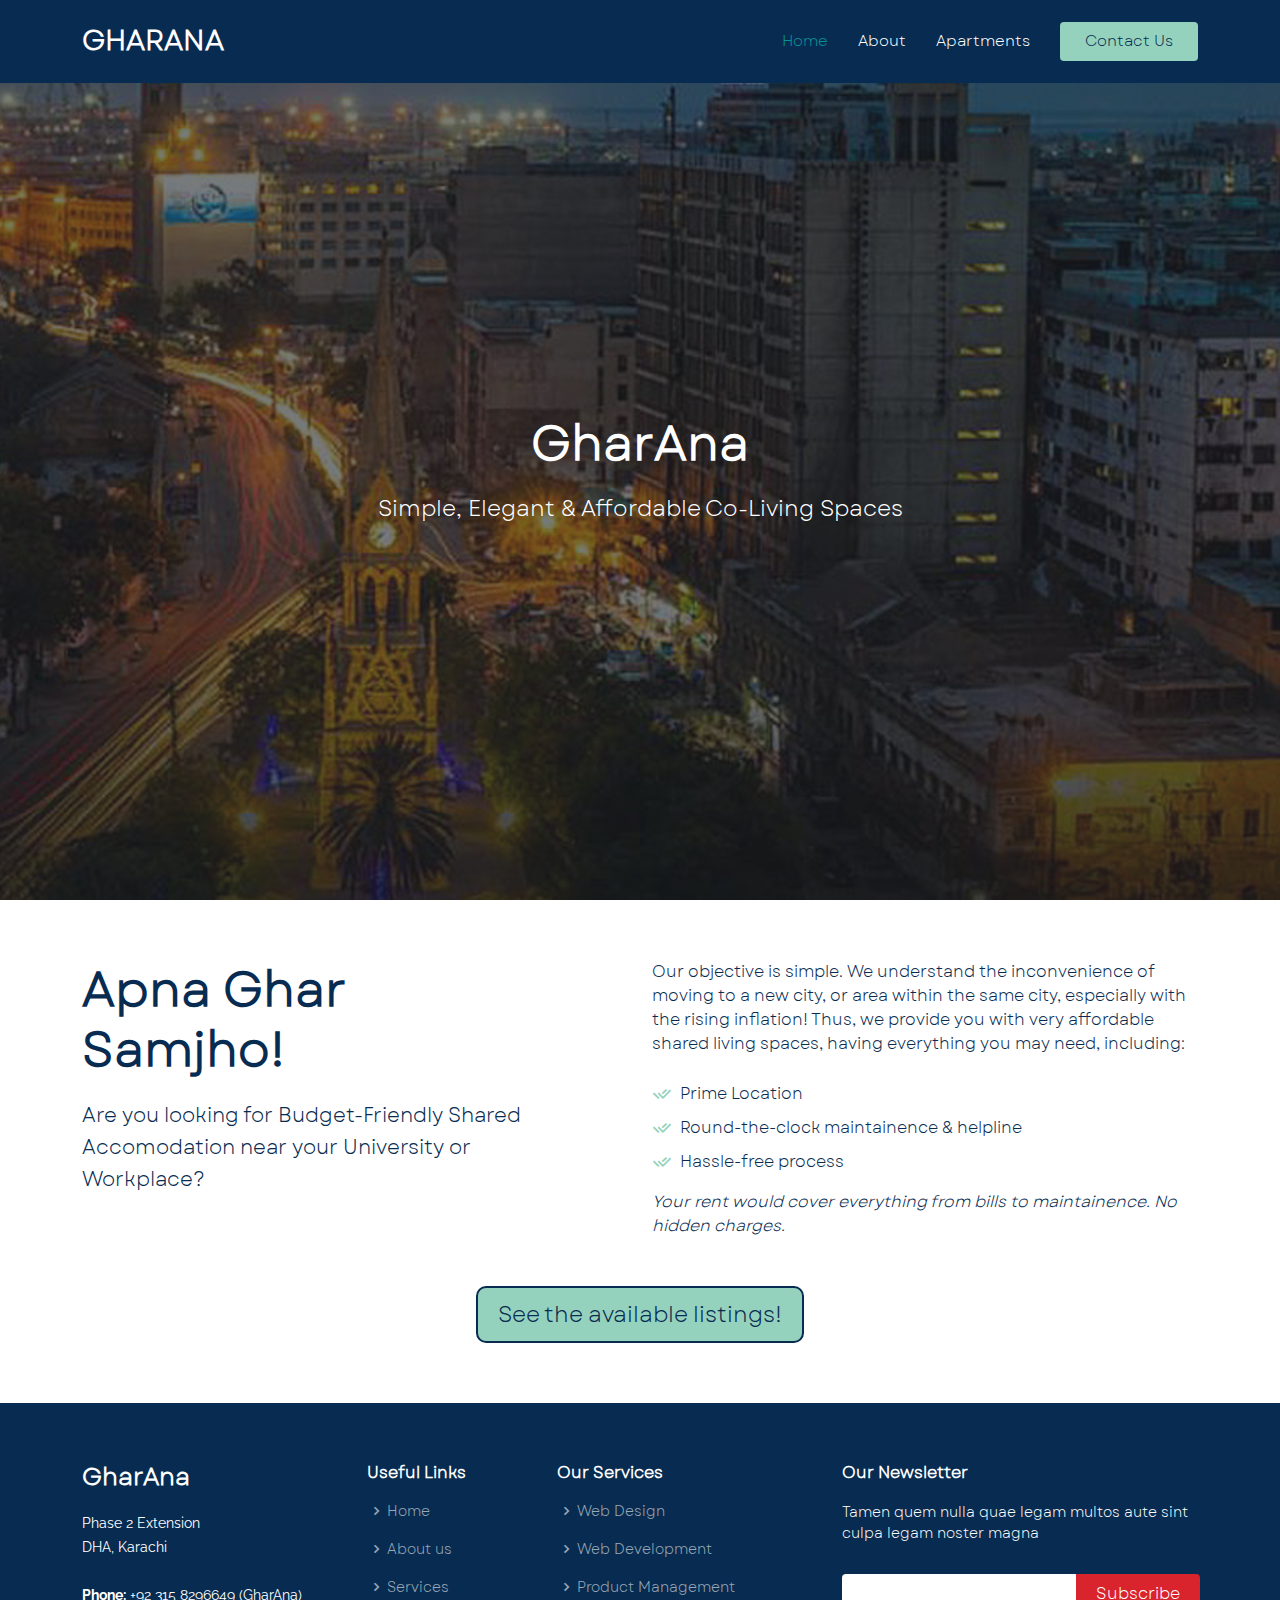
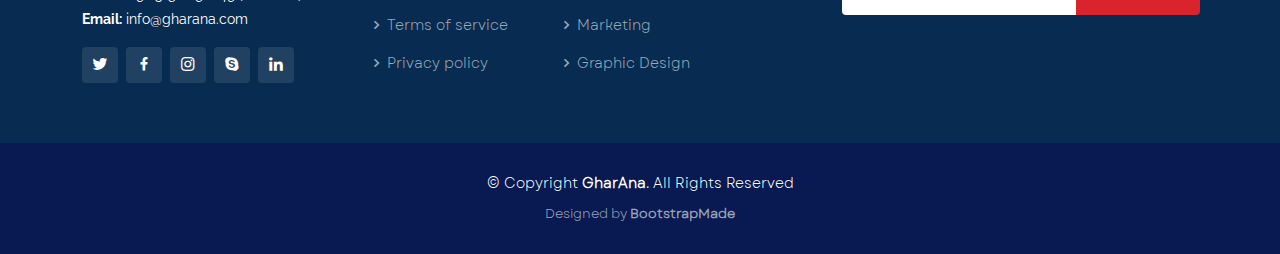
<file: index.html>
<!DOCTYPE html>
<html lang="en">

<head>
  <meta charset="utf-8">
  <meta content="width=device-width, initial-scale=1.0" name="viewport">

  <title>GharAna</title>
  <meta content="" name="description">
  <meta content="" name="keywords">

  <!-- Favicons -->
  <link href="assets/img/favicon.png" rel="icon">
  <link href="assets/img/apple-touch-icon.png" rel="apple-touch-icon">

  <!-- Google Fonts -->
  <link href="https://fonts.googleapis.com/css?family=Open+Sans:300,300i,400,400i,600,600i,700,700i|Raleway:300,300i,400,400i,500,500i,600,600i,700,700i|Poppins:300,300i,400,400i,500,500i,600,600i,700,700i" rel="stylesheet">

  <!-- Vendor CSS Files -->
  <link href="assets/vendor/animate.css/animate.min.css" rel="stylesheet">
  <link href="assets/vendor/bootstrap/css/bootstrap.min.css" rel="stylesheet">
  <link href="assets/vendor/bootstrap-icons/bootstrap-icons.css" rel="stylesheet">
  <link href="assets/vendor/boxicons/css/boxicons.min.css" rel="stylesheet">
  <link href="assets/vendor/glightbox/css/glightbox.min.css" rel="stylesheet">
  <link href="assets/vendor/remixicon/remixicon.css" rel="stylesheet">
  <link href="assets/vendor/swiper/swiper-bundle.min.css" rel="stylesheet">

  <!-- Template Main CSS File -->
  <link href="assets/css/style.css" rel="stylesheet">

  <!-- =======================================================
  * Template Name: Sailor - v4.9.0
  * Template URL: https://bootstrapmade.com/sailor-free-bootstrap-theme/
  * Author: BootstrapMade.com
  * License: https://bootstrapmade.com/license/
  ======================================================== -->
</head>

<body>

  <!-- ======= Header ======= -->
  <header id="header" class="fixed-top d-flex align-items-center">
    <div class="container d-flex align-items-center">

      <h1 class="logo me-auto"><a href="index.html">GharAna</a></h1>
      <!-- Uncomment below if you prefer to use an image logo -->
      <!-- <a href="index.html" class="logo me-auto"><img src="assets/img/logo.png" alt="" class="img-fluid"></a>-->

      <nav id="navbar" class="navbar">
        <ul>
          <li><a href="index.html" class="active">Home</a></li>
          <li><a href="index.html">About</a></li>
          <!-- <li><a href="team.html">Team</a></li> -->
          <!-- <li><a href="testimonials.html">Testimonials</a></li> -->
          <li><a href="index.html">Apartments</a></li>
          <li><a href="index.html" class="getstarted">Contact Us</a></li>
        </ul>
        <i class="bi bi-list mobile-nav-toggle"></i>
      </nav><!-- .navbar -->

    </div>
  </header><!-- End Header -->

  <!-- ======= Hero Section ======= -->
  <section id="hero">
    <div id="heroCarousel" data-bs-interval="5000" class="carousel slide carousel-fade" data-bs-ride="carousel">

      <div class="carousel-inner" role="listbox">
        <!-- Slide 1 -->
        <div class="carousel-item active" style="background-image: url(assets/img/main/main-bg-2.jpeg)">
          <div class="carousel-container">
            <div class="container">
              <h2 class="animate__animated animate__fadeInDown"><span>GharAna</span></h2>
              <p class="animate__animated animate__fadeInUp">Simple, Elegant & Affordable Co-Living Spaces</p>
            </div>
          </div>
        </div>
      </div>

    </div>
  </section><!-- End Hero -->

  <main id="main">

    <!-- ======= About Section ======= -->
    <section id="about" class="about">
      <div class="container">

        <div class="row content">
          <div class="col-lg-5">
            <h2>Apna Ghar Samjho!</h2>
            <h3>Are you looking for Budget-Friendly Shared Accomodation near your University or Workplace?</h3>
          </div>
          <div class="offset-lg-1 col-lg-6 pt-4 pt-lg-0">
            <p>
              Our objective is simple. We understand the inconvenience of moving to a new city, or area within the same city,
              especially with the rising inflation!
              Thus, we provide you with very affordable shared living spaces, having everything you may need, including:
            </p>
            <ul>
              <li><i class="ri-check-double-line"></i> Prime Location</li>
              <li><i class="ri-check-double-line"></i> Round-the-clock maintainence & helpline</li>
              <li><i class="ri-check-double-line"></i> Hassle-free process</li>
            </ul>
            <p class="fst-italic">
              Your rent would cover everything from bills to maintainence. No hidden charges.
            </p>
          </div>
        </div>
        <div class="see-listings pt-5">
          <button class="btn-see-listings"><a href="apartments.html">See the available listings!</a></button>
        </div>
      </div>
    </section><!-- End About Section -->

  </main><!-- End #main -->

  <!-- ======= Footer ======= -->
  <footer id="footer">
    <div class="footer-top">
      <div class="container">
        <div class="row">

          <div class="col-lg-3 col-md-6">
            <div class="footer-info">
              <h3>GharAna</h3>
              <p>
                Phase 2 Extension<br>
                DHA, Karachi<br><br>
                <strong>Phone:</strong> +92 315 8296649 (GharAna)<br>
                <strong>Email:</strong> info@gharana.com<br>
              </p>
              <div class="social-links mt-3">
                <a href="#" class="twitter"><i class="bx bxl-twitter"></i></a>
                <a href="#" class="facebook"><i class="bx bxl-facebook"></i></a>
                <a href="#" class="instagram"><i class="bx bxl-instagram"></i></a>
                <a href="#" class="google-plus"><i class="bx bxl-skype"></i></a>
                <a href="#" class="linkedin"><i class="bx bxl-linkedin"></i></a>
              </div>
            </div>
          </div>

          <div class="col-lg-2 col-md-6 footer-links">
            <h4>Useful Links</h4>
            <ul>
              <li><i class="bx bx-chevron-right"></i> <a href="#">Home</a></li>
              <li><i class="bx bx-chevron-right"></i> <a href="#">About us</a></li>
              <li><i class="bx bx-chevron-right"></i> <a href="#">Services</a></li>
              <li><i class="bx bx-chevron-right"></i> <a href="#">Terms of service</a></li>
              <li><i class="bx bx-chevron-right"></i> <a href="#">Privacy policy</a></li>
            </ul>
          </div>

          <div class="col-lg-3 col-md-6 footer-links">
            <h4>Our Services</h4>
            <ul>
              <li><i class="bx bx-chevron-right"></i> <a href="#">Web Design</a></li>
              <li><i class="bx bx-chevron-right"></i> <a href="#">Web Development</a></li>
              <li><i class="bx bx-chevron-right"></i> <a href="#">Product Management</a></li>
              <li><i class="bx bx-chevron-right"></i> <a href="#">Marketing</a></li>
              <li><i class="bx bx-chevron-right"></i> <a href="#">Graphic Design</a></li>
            </ul>
          </div>

          <div class="col-lg-4 col-md-6 footer-newsletter">
            <h4>Our Newsletter</h4>
            <p>Tamen quem nulla quae legam multos aute sint culpa legam noster magna</p>
            <form action="" method="post">
              <input type="email" name="email"><input type="submit" value="Subscribe">
            </form>

          </div>

        </div>
      </div>
    </div>

    <div class="container">
      <div class="copyright">
        &copy; Copyright <strong><span>GharAna</span></strong>. All Rights Reserved
      </div>
      <div class="credits">
        <!-- All the links in the footer should remain intact. -->
        <!-- You can delete the links only if you purchased the pro version. -->
        <!-- Licensing information: https://bootstrapmade.com/license/ -->
        <!-- Purchase the pro version with working PHP/AJAX contact form: https://bootstrapmade.com/sailor-free-bootstrap-theme/ -->
        Designed by <a href="https://bootstrapmade.com/">BootstrapMade</a>
      </div>
    </div>
  </footer><!-- End Footer -->

  <a href="#" class="back-to-top d-flex align-items-center justify-content-center"><i class="bi bi-arrow-up-short"></i></a>

  <!-- Vendor JS Files -->
  <script src="assets/vendor/bootstrap/js/bootstrap.bundle.min.js"></script>
  <script src="assets/vendor/glightbox/js/glightbox.min.js"></script>
  <script src="assets/vendor/isotope-layout/isotope.pkgd.min.js"></script>
  <script src="assets/vendor/swiper/swiper-bundle.min.js"></script>
  <script src="assets/vendor/waypoints/noframework.waypoints.js"></script>
  <script src="assets/vendor/php-email-form/validate.js"></script>

  <!-- Template Main JS File -->
  <script src="assets/js/main.js"></script>

</body>

</html>
</file>
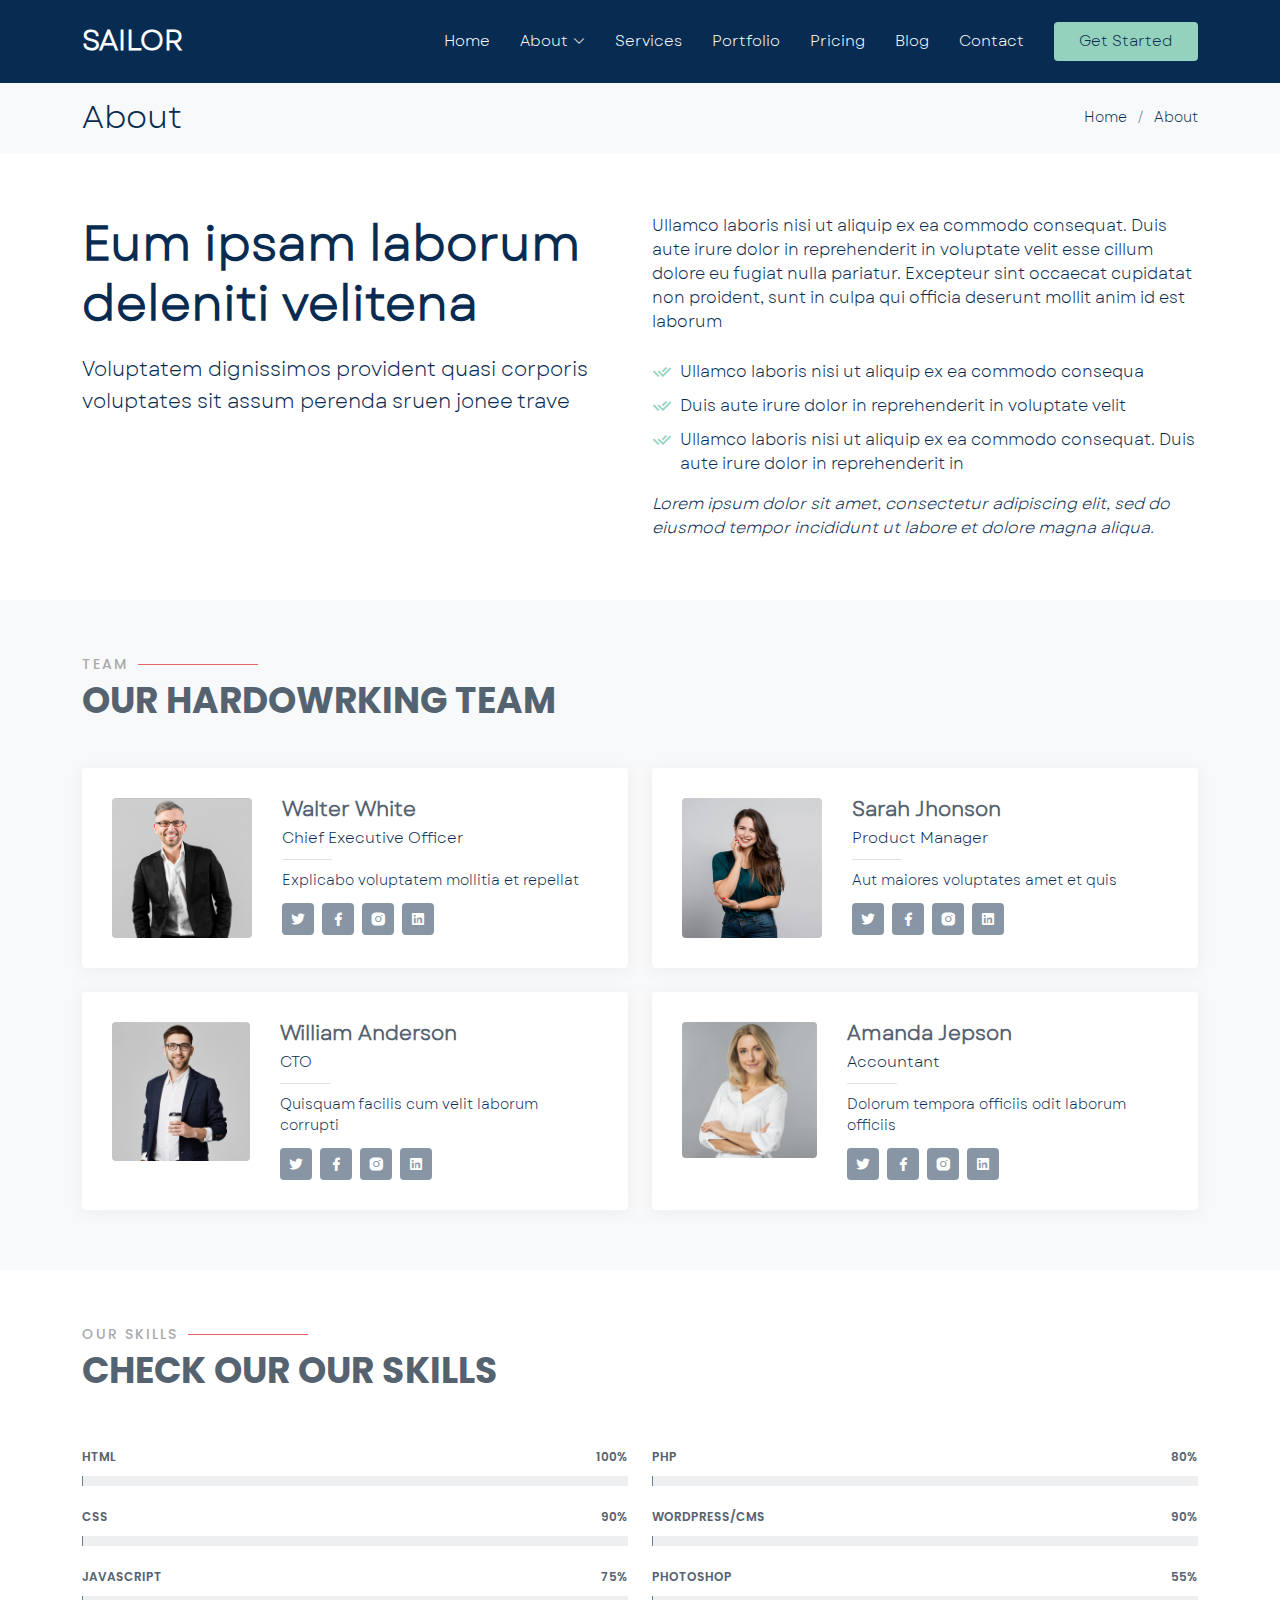
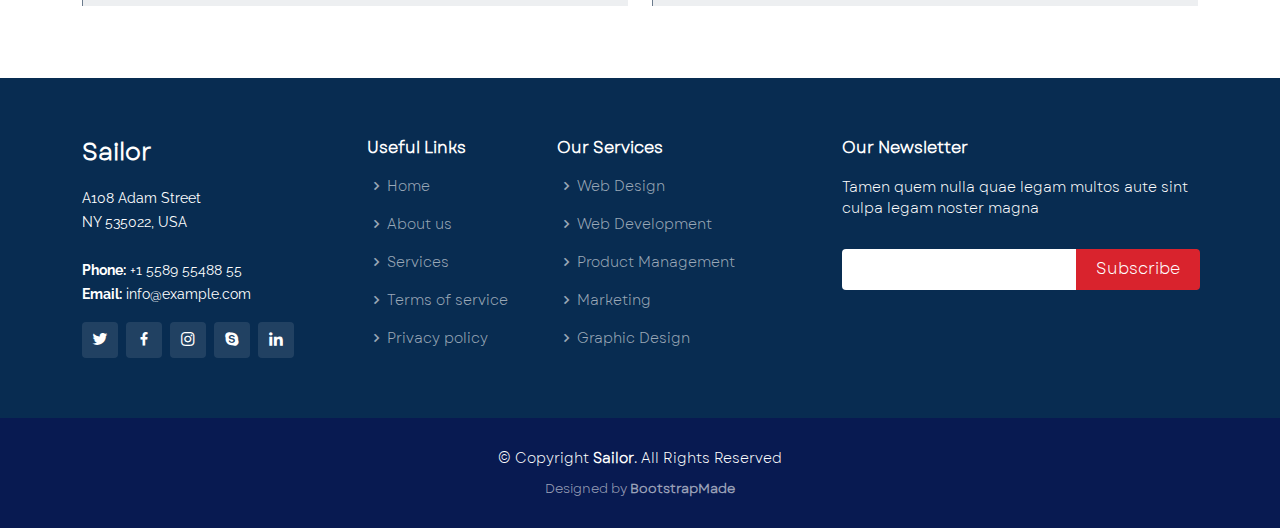
<file: about.html>
<!DOCTYPE html>
<html lang="en">

<head>
  <meta charset="utf-8">
  <meta content="width=device-width, initial-scale=1.0" name="viewport">

  <title>About - Sailor Bootstrap Template</title>
  <meta content="" name="description">
  <meta content="" name="keywords">

  <!-- Favicons -->
  <link href="assets/img/favicon.png" rel="icon">
  <link href="assets/img/apple-touch-icon.png" rel="apple-touch-icon">

  <!-- Google Fonts -->
  <link href="https://fonts.googleapis.com/css?family=Open+Sans:300,300i,400,400i,600,600i,700,700i|Raleway:300,300i,400,400i,500,500i,600,600i,700,700i|Poppins:300,300i,400,400i,500,500i,600,600i,700,700i" rel="stylesheet">

  <!-- Vendor CSS Files -->
  <link href="assets/vendor/animate.css/animate.min.css" rel="stylesheet">
  <link href="assets/vendor/bootstrap/css/bootstrap.min.css" rel="stylesheet">
  <link href="assets/vendor/bootstrap-icons/bootstrap-icons.css" rel="stylesheet">
  <link href="assets/vendor/boxicons/css/boxicons.min.css" rel="stylesheet">
  <link href="assets/vendor/glightbox/css/glightbox.min.css" rel="stylesheet">
  <link href="assets/vendor/remixicon/remixicon.css" rel="stylesheet">
  <link href="assets/vendor/swiper/swiper-bundle.min.css" rel="stylesheet">

  <!-- Template Main CSS File -->
  <link href="assets/css/style.css" rel="stylesheet">

  <!-- =======================================================
  * Template Name: Sailor - v4.9.0
  * Template URL: https://bootstrapmade.com/sailor-free-bootstrap-theme/
  * Author: BootstrapMade.com
  * License: https://bootstrapmade.com/license/
  ======================================================== -->
</head>

<body>

  <!-- ======= Header ======= -->
  <header id="header" class="fixed-top d-flex align-items-center">
    <div class="container d-flex align-items-center">

      <h1 class="logo me-auto"><a href="index.html">Sailor</a></h1>
      <!-- Uncomment below if you prefer to use an image logo -->
      <!-- <a href="index.html" class="logo me-auto"><img src="assets/img/logo.png" alt="" class="img-fluid"></a>-->

      <nav id="navbar" class="navbar">
        <ul>
          <li><a href="index.html">Home</a></li>

          <li class="dropdown"><a href="#"><span>About</span> <i class="bi bi-chevron-down"></i></a>
            <ul>
              <li><a href="about.html" class="active">About</a></li>
              <li><a href="team.html">Team</a></li>
              <li><a href="testimonials.html">Testimonials</a></li>

              <li class="dropdown"><a href="#"><span>Deep Drop Down</span> <i class="bi bi-chevron-right"></i></a>
                <ul>
                  <li><a href="#">Deep Drop Down 1</a></li>
                  <li><a href="#">Deep Drop Down 2</a></li>
                  <li><a href="#">Deep Drop Down 3</a></li>
                  <li><a href="#">Deep Drop Down 4</a></li>
                  <li><a href="#">Deep Drop Down 5</a></li>
                </ul>
              </li>
            </ul>
          </li>
          <li><a href="services.html">Services</a></li>
          <li><a href="portfolio.html">Portfolio</a></li>
          <li><a href="pricing.html">Pricing</a></li>
          <li><a href="blog.html">Blog</a></li>

          <li><a href="contact.html">Contact</a></li>
          <li><a href="index.html" class="getstarted">Get Started</a></li>
        </ul>
        <i class="bi bi-list mobile-nav-toggle"></i>
      </nav><!-- .navbar -->

    </div>
  </header><!-- End Header -->

  <main id="main">

    <!-- ======= Breadcrumbs ======= -->
    <section id="breadcrumbs" class="breadcrumbs">
      <div class="container">

        <div class="d-flex justify-content-between align-items-center">
          <h2>About</h2>
          <ol>
            <li><a href="index.html">Home</a></li>
            <li>About</li>
          </ol>
        </div>

      </div>
    </section><!-- End Breadcrumbs -->

    <!-- ======= About Section ======= -->
    <section id="about" class="about">
      <div class="container">

        <div class="row content">
          <div class="col-lg-6">
            <h2>Eum ipsam laborum deleniti velitena</h2>
            <h3>Voluptatem dignissimos provident quasi corporis voluptates sit assum perenda sruen jonee trave</h3>
          </div>
          <div class="col-lg-6 pt-4 pt-lg-0">
            <p>
              Ullamco laboris nisi ut aliquip ex ea commodo consequat. Duis aute irure dolor in reprehenderit in voluptate
              velit esse cillum dolore eu fugiat nulla pariatur. Excepteur sint occaecat cupidatat non proident, sunt in
              culpa qui officia deserunt mollit anim id est laborum
            </p>
            <ul>
              <li><i class="ri-check-double-line"></i> Ullamco laboris nisi ut aliquip ex ea commodo consequa</li>
              <li><i class="ri-check-double-line"></i> Duis aute irure dolor in reprehenderit in voluptate velit</li>
              <li><i class="ri-check-double-line"></i> Ullamco laboris nisi ut aliquip ex ea commodo consequat. Duis aute irure dolor in reprehenderit in</li>
            </ul>
            <p class="fst-italic">
              Lorem ipsum dolor sit amet, consectetur adipiscing elit, sed do eiusmod tempor incididunt ut labore et dolore
              magna aliqua.
            </p>
          </div>
        </div>

      </div>
    </section><!-- End About Section -->

    <!-- ======= Team Section ======= -->
    <section id="team" class="team section-bg">
      <div class="container">

        <div class="section-title">
          <h2>Team</h2>
          <p>Our Hardowrking Team</p>
        </div>

        <div class="row">

          <div class="col-lg-6">
            <div class="member d-flex align-items-start">
              <div class="pic"><img src="assets/img/team/team-1.jpg" class="img-fluid" alt=""></div>
              <div class="member-info">
                <h4>Walter White</h4>
                <span>Chief Executive Officer</span>
                <p>Explicabo voluptatem mollitia et repellat</p>
                <div class="social">
                  <a href=""><i class="ri-twitter-fill"></i></a>
                  <a href=""><i class="ri-facebook-fill"></i></a>
                  <a href=""><i class="ri-instagram-fill"></i></a>
                  <a href=""> <i class="ri-linkedin-box-fill"></i> </a>
                </div>
              </div>
            </div>
          </div>

          <div class="col-lg-6 mt-4 mt-lg-0">
            <div class="member d-flex align-items-start">
              <div class="pic"><img src="assets/img/team/team-2.jpg" class="img-fluid" alt=""></div>
              <div class="member-info">
                <h4>Sarah Jhonson</h4>
                <span>Product Manager</span>
                <p>Aut maiores voluptates amet et quis</p>
                <div class="social">
                  <a href=""><i class="ri-twitter-fill"></i></a>
                  <a href=""><i class="ri-facebook-fill"></i></a>
                  <a href=""><i class="ri-instagram-fill"></i></a>
                  <a href=""> <i class="ri-linkedin-box-fill"></i> </a>
                </div>
              </div>
            </div>
          </div>

          <div class="col-lg-6 mt-4">
            <div class="member d-flex align-items-start">
              <div class="pic"><img src="assets/img/team/team-3.jpg" class="img-fluid" alt=""></div>
              <div class="member-info">
                <h4>William Anderson</h4>
                <span>CTO</span>
                <p>Quisquam facilis cum velit laborum corrupti</p>
                <div class="social">
                  <a href=""><i class="ri-twitter-fill"></i></a>
                  <a href=""><i class="ri-facebook-fill"></i></a>
                  <a href=""><i class="ri-instagram-fill"></i></a>
                  <a href=""> <i class="ri-linkedin-box-fill"></i> </a>
                </div>
              </div>
            </div>
          </div>

          <div class="col-lg-6 mt-4">
            <div class="member d-flex align-items-start">
              <div class="pic"><img src="assets/img/team/team-4.jpg" class="img-fluid" alt=""></div>
              <div class="member-info">
                <h4>Amanda Jepson</h4>
                <span>Accountant</span>
                <p>Dolorum tempora officiis odit laborum officiis</p>
                <div class="social">
                  <a href=""><i class="ri-twitter-fill"></i></a>
                  <a href=""><i class="ri-facebook-fill"></i></a>
                  <a href=""><i class="ri-instagram-fill"></i></a>
                  <a href=""> <i class="ri-linkedin-box-fill"></i> </a>
                </div>
              </div>
            </div>
          </div>

        </div>

      </div>
    </section><!-- End Team Section -->

    <!-- ======= Our Skills Section ======= -->
    <section id="skills" class="skills">
      <div class="container">

        <div class="section-title">
          <h2>Our Skills</h2>
          <p>Check our Our Skills</p>
        </div>

        <div class="row skills-content">

          <div class="col-lg-6">

            <div class="progress">
              <span class="skill">HTML <i class="val">100%</i></span>
              <div class="progress-bar-wrap">
                <div class="progress-bar" role="progressbar" aria-valuenow="100" aria-valuemin="0" aria-valuemax="100"></div>
              </div>
            </div>

            <div class="progress">
              <span class="skill">CSS <i class="val">90%</i></span>
              <div class="progress-bar-wrap">
                <div class="progress-bar" role="progressbar" aria-valuenow="90" aria-valuemin="0" aria-valuemax="100"></div>
              </div>
            </div>

            <div class="progress">
              <span class="skill">JavaScript <i class="val">75%</i></span>
              <div class="progress-bar-wrap">
                <div class="progress-bar" role="progressbar" aria-valuenow="75" aria-valuemin="0" aria-valuemax="100"></div>
              </div>
            </div>

          </div>

          <div class="col-lg-6">

            <div class="progress">
              <span class="skill">PHP <i class="val">80%</i></span>
              <div class="progress-bar-wrap">
                <div class="progress-bar" role="progressbar" aria-valuenow="80" aria-valuemin="0" aria-valuemax="100"></div>
              </div>
            </div>

            <div class="progress">
              <span class="skill">WordPress/CMS <i class="val">90%</i></span>
              <div class="progress-bar-wrap">
                <div class="progress-bar" role="progressbar" aria-valuenow="90" aria-valuemin="0" aria-valuemax="100"></div>
              </div>
            </div>

            <div class="progress">
              <span class="skill">Photoshop <i class="val">55%</i></span>
              <div class="progress-bar-wrap">
                <div class="progress-bar" role="progressbar" aria-valuenow="55" aria-valuemin="0" aria-valuemax="100"></div>
              </div>
            </div>

          </div>

        </div>

      </div>
    </section><!-- End Our Skills Section -->

  </main><!-- End #main -->

  <!-- ======= Footer ======= -->
  <footer id="footer">
    <div class="footer-top">
      <div class="container">
        <div class="row">

          <div class="col-lg-3 col-md-6">
            <div class="footer-info">
              <h3>Sailor</h3>
              <p>
                A108 Adam Street <br>
                NY 535022, USA<br><br>
                <strong>Phone:</strong> +1 5589 55488 55<br>
                <strong>Email:</strong> info@example.com<br>
              </p>
              <div class="social-links mt-3">
                <a href="#" class="twitter"><i class="bx bxl-twitter"></i></a>
                <a href="#" class="facebook"><i class="bx bxl-facebook"></i></a>
                <a href="#" class="instagram"><i class="bx bxl-instagram"></i></a>
                <a href="#" class="google-plus"><i class="bx bxl-skype"></i></a>
                <a href="#" class="linkedin"><i class="bx bxl-linkedin"></i></a>
              </div>
            </div>
          </div>

          <div class="col-lg-2 col-md-6 footer-links">
            <h4>Useful Links</h4>
            <ul>
              <li><i class="bx bx-chevron-right"></i> <a href="#">Home</a></li>
              <li><i class="bx bx-chevron-right"></i> <a href="#">About us</a></li>
              <li><i class="bx bx-chevron-right"></i> <a href="#">Services</a></li>
              <li><i class="bx bx-chevron-right"></i> <a href="#">Terms of service</a></li>
              <li><i class="bx bx-chevron-right"></i> <a href="#">Privacy policy</a></li>
            </ul>
          </div>

          <div class="col-lg-3 col-md-6 footer-links">
            <h4>Our Services</h4>
            <ul>
              <li><i class="bx bx-chevron-right"></i> <a href="#">Web Design</a></li>
              <li><i class="bx bx-chevron-right"></i> <a href="#">Web Development</a></li>
              <li><i class="bx bx-chevron-right"></i> <a href="#">Product Management</a></li>
              <li><i class="bx bx-chevron-right"></i> <a href="#">Marketing</a></li>
              <li><i class="bx bx-chevron-right"></i> <a href="#">Graphic Design</a></li>
            </ul>
          </div>

          <div class="col-lg-4 col-md-6 footer-newsletter">
            <h4>Our Newsletter</h4>
            <p>Tamen quem nulla quae legam multos aute sint culpa legam noster magna</p>
            <form action="" method="post">
              <input type="email" name="email"><input type="submit" value="Subscribe">
            </form>

          </div>

        </div>
      </div>
    </div>

    <div class="container">
      <div class="copyright">
        &copy; Copyright <strong><span>Sailor</span></strong>. All Rights Reserved
      </div>
      <div class="credits">
        <!-- All the links in the footer should remain intact. -->
        <!-- You can delete the links only if you purchased the pro version. -->
        <!-- Licensing information: https://bootstrapmade.com/license/ -->
        <!-- Purchase the pro version with working PHP/AJAX contact form: https://bootstrapmade.com/sailor-free-bootstrap-theme/ -->
        Designed by <a href="https://bootstrapmade.com/">BootstrapMade</a>
      </div>
    </div>
  </footer><!-- End Footer -->

  <a href="#" class="back-to-top d-flex align-items-center justify-content-center"><i class="bi bi-arrow-up-short"></i></a>

  <!-- Vendor JS Files -->
  <script src="assets/vendor/bootstrap/js/bootstrap.bundle.min.js"></script>
  <script src="assets/vendor/glightbox/js/glightbox.min.js"></script>
  <script src="assets/vendor/isotope-layout/isotope.pkgd.min.js"></script>
  <script src="assets/vendor/swiper/swiper-bundle.min.js"></script>
  <script src="assets/vendor/waypoints/noframework.waypoints.js"></script>
  <script src="assets/vendor/php-email-form/validate.js"></script>

  <!-- Template Main JS File -->
  <script src="assets/js/main.js"></script>

</body>

</html>
</file>
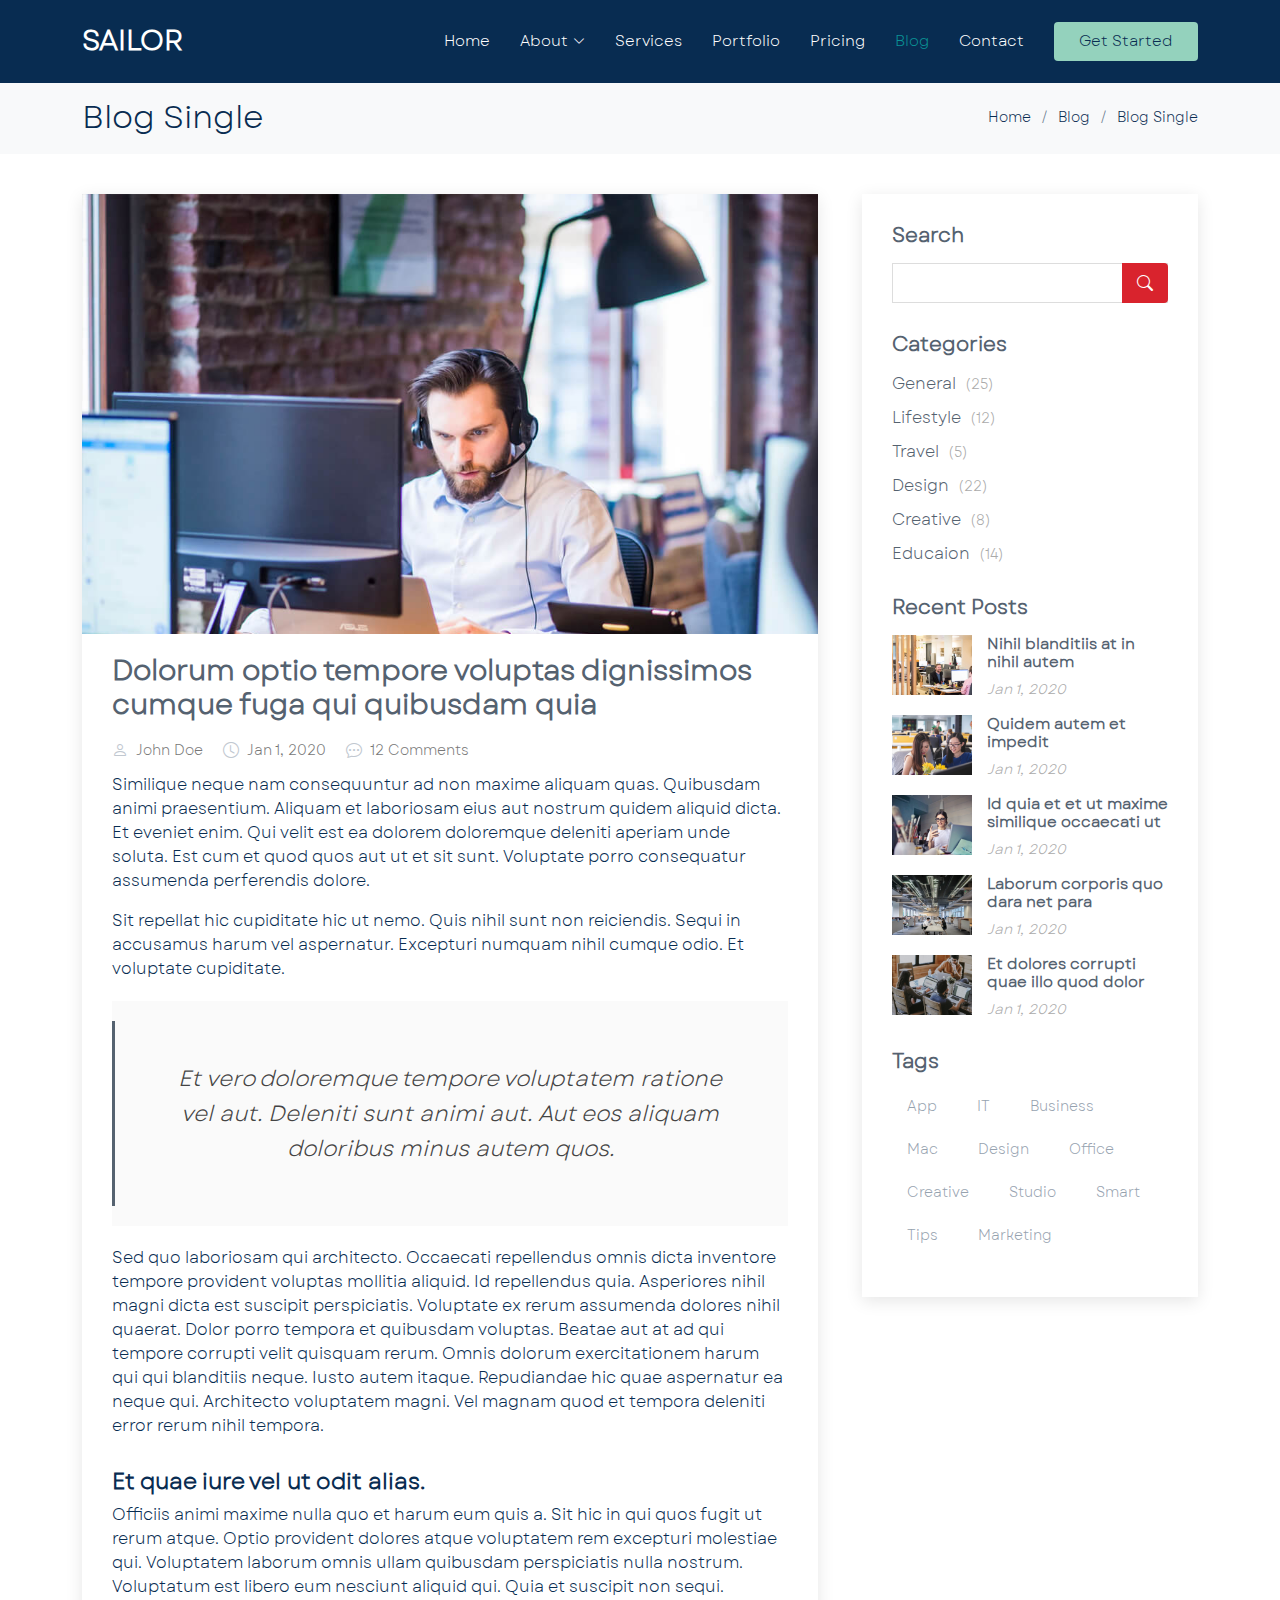
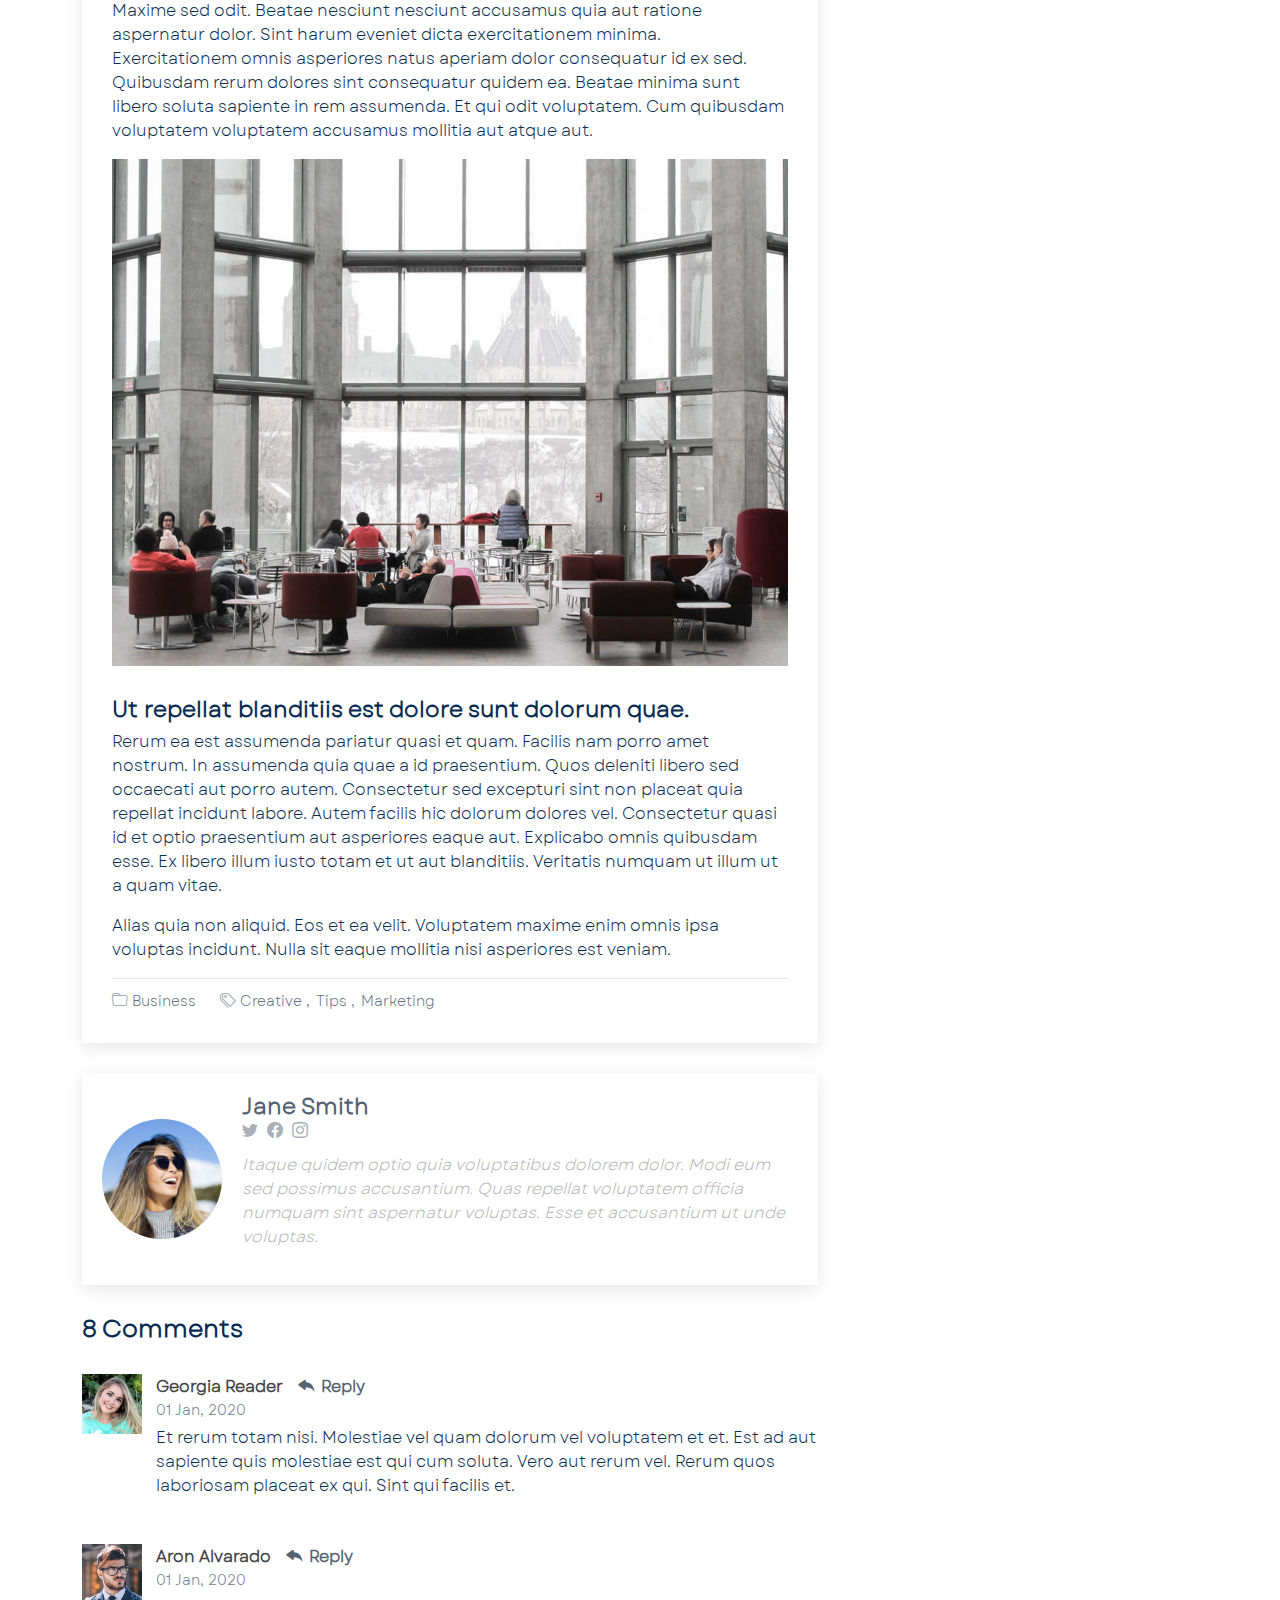
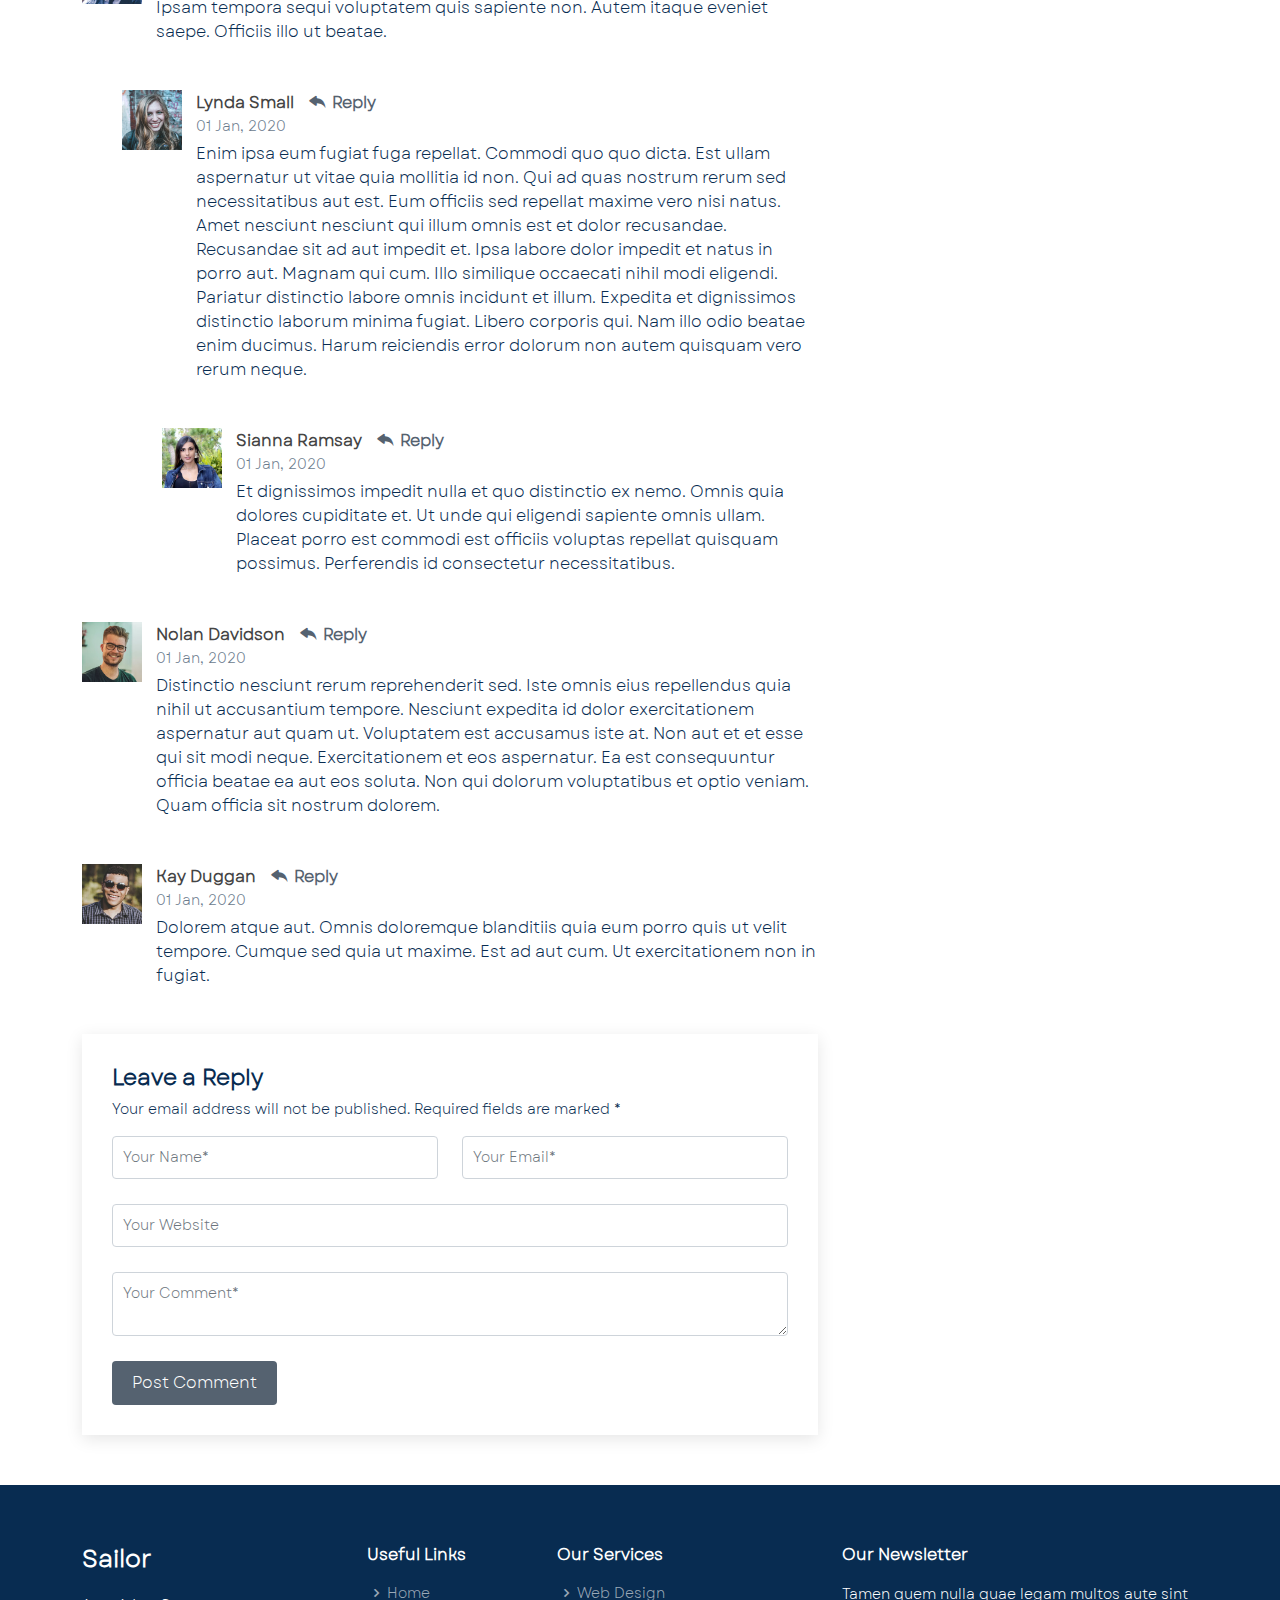
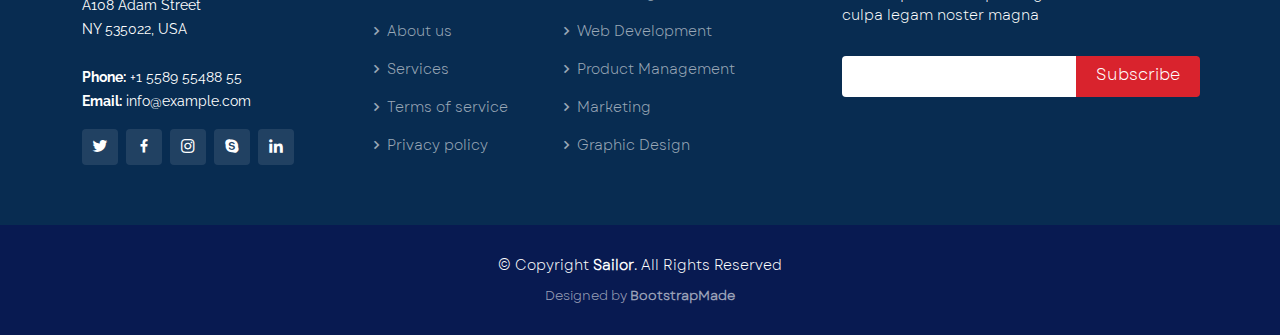
<file: blog-single.html>
<!DOCTYPE html>
<html lang="en">

<head>
  <meta charset="utf-8">
  <meta content="width=device-width, initial-scale=1.0" name="viewport">

  <title>Blog Single - Sailor Bootstrap Template</title>
  <meta content="" name="description">
  <meta content="" name="keywords">

  <!-- Favicons -->
  <link href="assets/img/favicon.png" rel="icon">
  <link href="assets/img/apple-touch-icon.png" rel="apple-touch-icon">

  <!-- Google Fonts -->
  <link href="https://fonts.googleapis.com/css?family=Open+Sans:300,300i,400,400i,600,600i,700,700i|Raleway:300,300i,400,400i,500,500i,600,600i,700,700i|Poppins:300,300i,400,400i,500,500i,600,600i,700,700i" rel="stylesheet">

  <!-- Vendor CSS Files -->
  <link href="assets/vendor/animate.css/animate.min.css" rel="stylesheet">
  <link href="assets/vendor/bootstrap/css/bootstrap.min.css" rel="stylesheet">
  <link href="assets/vendor/bootstrap-icons/bootstrap-icons.css" rel="stylesheet">
  <link href="assets/vendor/boxicons/css/boxicons.min.css" rel="stylesheet">
  <link href="assets/vendor/glightbox/css/glightbox.min.css" rel="stylesheet">
  <link href="assets/vendor/remixicon/remixicon.css" rel="stylesheet">
  <link href="assets/vendor/swiper/swiper-bundle.min.css" rel="stylesheet">

  <!-- Template Main CSS File -->
  <link href="assets/css/style.css" rel="stylesheet">

  <!-- =======================================================
  * Template Name: Sailor - v4.9.0
  * Template URL: https://bootstrapmade.com/sailor-free-bootstrap-theme/
  * Author: BootstrapMade.com
  * License: https://bootstrapmade.com/license/
  ======================================================== -->
</head>

<body>

  <!-- ======= Header ======= -->
  <header id="header" class="fixed-top d-flex align-items-center">
    <div class="container d-flex align-items-center">

      <h1 class="logo me-auto"><a href="index.html">Sailor</a></h1>
      <!-- Uncomment below if you prefer to use an image logo -->
      <!-- <a href="index.html" class="logo me-auto"><img src="assets/img/logo.png" alt="" class="img-fluid"></a>-->

      <nav id="navbar" class="navbar">
        <ul>
          <li><a href="index.html">Home</a></li>

          <li class="dropdown"><a href="#"><span>About</span> <i class="bi bi-chevron-down"></i></a>
            <ul>
              <li><a href="about.html">About</a></li>
              <li><a href="team.html">Team</a></li>
              <li><a href="testimonials.html">Testimonials</a></li>

              <li class="dropdown"><a href="#"><span>Deep Drop Down</span> <i class="bi bi-chevron-right"></i></a>
                <ul>
                  <li><a href="#">Deep Drop Down 1</a></li>
                  <li><a href="#">Deep Drop Down 2</a></li>
                  <li><a href="#">Deep Drop Down 3</a></li>
                  <li><a href="#">Deep Drop Down 4</a></li>
                  <li><a href="#">Deep Drop Down 5</a></li>
                </ul>
              </li>
            </ul>
          </li>
          <li><a href="services.html">Services</a></li>
          <li><a href="portfolio.html">Portfolio</a></li>
          <li><a href="pricing.html">Pricing</a></li>
          <li><a href="blog.html" class="active">Blog</a></li>

          <li><a href="contact.html">Contact</a></li>
          <li><a href="index.html" class="getstarted">Get Started</a></li>
        </ul>
        <i class="bi bi-list mobile-nav-toggle"></i>
      </nav><!-- .navbar -->

    </div>
  </header><!-- End Header -->

  <main id="main">

    <!-- ======= Breadcrumbs ======= -->
    <section id="breadcrumbs" class="breadcrumbs">
      <div class="container">

        <div class="d-flex justify-content-between align-items-center">
          <h2>Blog Single</h2>
          <ol>
            <li><a href="index.html">Home</a></li>
            <li><a href="blog.html">Blog</a></li>
            <li>Blog Single</li>
          </ol>
        </div>

      </div>
    </section><!-- End Breadcrumbs -->

    <!-- ======= Blog Single Section ======= -->
    <section id="blog" class="blog">
      <div class="container" data-aos="fade-up">

        <div class="row">

          <div class="col-lg-8 entries">

            <article class="entry entry-single">

              <div class="entry-img">
                <img src="assets/img/blog/blog-1.jpg" alt="" class="img-fluid">
              </div>

              <h2 class="entry-title">
                <a href="blog-single.html">Dolorum optio tempore voluptas dignissimos cumque fuga qui quibusdam quia</a>
              </h2>

              <div class="entry-meta">
                <ul>
                  <li class="d-flex align-items-center"><i class="bi bi-person"></i> <a href="blog-single.html">John Doe</a></li>
                  <li class="d-flex align-items-center"><i class="bi bi-clock"></i> <a href="blog-single.html"><time datetime="2020-01-01">Jan 1, 2020</time></a></li>
                  <li class="d-flex align-items-center"><i class="bi bi-chat-dots"></i> <a href="blog-single.html">12 Comments</a></li>
                </ul>
              </div>

              <div class="entry-content">
                <p>
                  Similique neque nam consequuntur ad non maxime aliquam quas. Quibusdam animi praesentium. Aliquam et laboriosam eius aut nostrum quidem aliquid dicta.
                  Et eveniet enim. Qui velit est ea dolorem doloremque deleniti aperiam unde soluta. Est cum et quod quos aut ut et sit sunt. Voluptate porro consequatur assumenda perferendis dolore.
                </p>

                <p>
                  Sit repellat hic cupiditate hic ut nemo. Quis nihil sunt non reiciendis. Sequi in accusamus harum vel aspernatur. Excepturi numquam nihil cumque odio. Et voluptate cupiditate.
                </p>

                <blockquote>
                  <p>
                    Et vero doloremque tempore voluptatem ratione vel aut. Deleniti sunt animi aut. Aut eos aliquam doloribus minus autem quos.
                  </p>
                </blockquote>

                <p>
                  Sed quo laboriosam qui architecto. Occaecati repellendus omnis dicta inventore tempore provident voluptas mollitia aliquid. Id repellendus quia. Asperiores nihil magni dicta est suscipit perspiciatis. Voluptate ex rerum assumenda dolores nihil quaerat.
                  Dolor porro tempora et quibusdam voluptas. Beatae aut at ad qui tempore corrupti velit quisquam rerum. Omnis dolorum exercitationem harum qui qui blanditiis neque.
                  Iusto autem itaque. Repudiandae hic quae aspernatur ea neque qui. Architecto voluptatem magni. Vel magnam quod et tempora deleniti error rerum nihil tempora.
                </p>

                <h3>Et quae iure vel ut odit alias.</h3>
                <p>
                  Officiis animi maxime nulla quo et harum eum quis a. Sit hic in qui quos fugit ut rerum atque. Optio provident dolores atque voluptatem rem excepturi molestiae qui. Voluptatem laborum omnis ullam quibusdam perspiciatis nulla nostrum. Voluptatum est libero eum nesciunt aliquid qui.
                  Quia et suscipit non sequi. Maxime sed odit. Beatae nesciunt nesciunt accusamus quia aut ratione aspernatur dolor. Sint harum eveniet dicta exercitationem minima. Exercitationem omnis asperiores natus aperiam dolor consequatur id ex sed. Quibusdam rerum dolores sint consequatur quidem ea.
                  Beatae minima sunt libero soluta sapiente in rem assumenda. Et qui odit voluptatem. Cum quibusdam voluptatem voluptatem accusamus mollitia aut atque aut.
                </p>
                <img src="assets/img/blog/blog-inside-post.jpg" class="img-fluid" alt="">

                <h3>Ut repellat blanditiis est dolore sunt dolorum quae.</h3>
                <p>
                  Rerum ea est assumenda pariatur quasi et quam. Facilis nam porro amet nostrum. In assumenda quia quae a id praesentium. Quos deleniti libero sed occaecati aut porro autem. Consectetur sed excepturi sint non placeat quia repellat incidunt labore. Autem facilis hic dolorum dolores vel.
                  Consectetur quasi id et optio praesentium aut asperiores eaque aut. Explicabo omnis quibusdam esse. Ex libero illum iusto totam et ut aut blanditiis. Veritatis numquam ut illum ut a quam vitae.
                </p>
                <p>
                  Alias quia non aliquid. Eos et ea velit. Voluptatem maxime enim omnis ipsa voluptas incidunt. Nulla sit eaque mollitia nisi asperiores est veniam.
                </p>

              </div>

              <div class="entry-footer">
                <i class="bi bi-folder"></i>
                <ul class="cats">
                  <li><a href="#">Business</a></li>
                </ul>

                <i class="bi bi-tags"></i>
                <ul class="tags">
                  <li><a href="#">Creative</a></li>
                  <li><a href="#">Tips</a></li>
                  <li><a href="#">Marketing</a></li>
                </ul>
              </div>

            </article><!-- End blog entry -->

            <div class="blog-author d-flex align-items-center">
              <img src="assets/img/blog/blog-author.jpg" class="rounded-circle float-left" alt="">
              <div>
                <h4>Jane Smith</h4>
                <div class="social-links">
                  <a href="https://twitters.com/#"><i class="bi bi-twitter"></i></a>
                  <a href="https://facebook.com/#"><i class="bi bi-facebook"></i></a>
                  <a href="https://instagram.com/#"><i class="biu bi-instagram"></i></a>
                </div>
                <p>
                  Itaque quidem optio quia voluptatibus dolorem dolor. Modi eum sed possimus accusantium. Quas repellat voluptatem officia numquam sint aspernatur voluptas. Esse et accusantium ut unde voluptas.
                </p>
              </div>
            </div><!-- End blog author bio -->

            <div class="blog-comments">

              <h4 class="comments-count">8 Comments</h4>

              <div id="comment-1" class="comment">
                <div class="d-flex">
                  <div class="comment-img"><img src="assets/img/blog/comments-1.jpg" alt=""></div>
                  <div>
                    <h5><a href="">Georgia Reader</a> <a href="#" class="reply"><i class="bi bi-reply-fill"></i> Reply</a></h5>
                    <time datetime="2020-01-01">01 Jan, 2020</time>
                    <p>
                      Et rerum totam nisi. Molestiae vel quam dolorum vel voluptatem et et. Est ad aut sapiente quis molestiae est qui cum soluta.
                      Vero aut rerum vel. Rerum quos laboriosam placeat ex qui. Sint qui facilis et.
                    </p>
                  </div>
                </div>
              </div><!-- End comment #1 -->

              <div id="comment-2" class="comment">
                <div class="d-flex">
                  <div class="comment-img"><img src="assets/img/blog/comments-2.jpg" alt=""></div>
                  <div>
                    <h5><a href="">Aron Alvarado</a> <a href="#" class="reply"><i class="bi bi-reply-fill"></i> Reply</a></h5>
                    <time datetime="2020-01-01">01 Jan, 2020</time>
                    <p>
                      Ipsam tempora sequi voluptatem quis sapiente non. Autem itaque eveniet saepe. Officiis illo ut beatae.
                    </p>
                  </div>
                </div>

                <div id="comment-reply-1" class="comment comment-reply">
                  <div class="d-flex">
                    <div class="comment-img"><img src="assets/img/blog/comments-3.jpg" alt=""></div>
                    <div>
                      <h5><a href="">Lynda Small</a> <a href="#" class="reply"><i class="bi bi-reply-fill"></i> Reply</a></h5>
                      <time datetime="2020-01-01">01 Jan, 2020</time>
                      <p>
                        Enim ipsa eum fugiat fuga repellat. Commodi quo quo dicta. Est ullam aspernatur ut vitae quia mollitia id non. Qui ad quas nostrum rerum sed necessitatibus aut est. Eum officiis sed repellat maxime vero nisi natus. Amet nesciunt nesciunt qui illum omnis est et dolor recusandae.

                        Recusandae sit ad aut impedit et. Ipsa labore dolor impedit et natus in porro aut. Magnam qui cum. Illo similique occaecati nihil modi eligendi. Pariatur distinctio labore omnis incidunt et illum. Expedita et dignissimos distinctio laborum minima fugiat.

                        Libero corporis qui. Nam illo odio beatae enim ducimus. Harum reiciendis error dolorum non autem quisquam vero rerum neque.
                      </p>
                    </div>
                  </div>

                  <div id="comment-reply-2" class="comment comment-reply">
                    <div class="d-flex">
                      <div class="comment-img"><img src="assets/img/blog/comments-4.jpg" alt=""></div>
                      <div>
                        <h5><a href="">Sianna Ramsay</a> <a href="#" class="reply"><i class="bi bi-reply-fill"></i> Reply</a></h5>
                        <time datetime="2020-01-01">01 Jan, 2020</time>
                        <p>
                          Et dignissimos impedit nulla et quo distinctio ex nemo. Omnis quia dolores cupiditate et. Ut unde qui eligendi sapiente omnis ullam. Placeat porro est commodi est officiis voluptas repellat quisquam possimus. Perferendis id consectetur necessitatibus.
                        </p>
                      </div>
                    </div>

                  </div><!-- End comment reply #2-->

                </div><!-- End comment reply #1-->

              </div><!-- End comment #2-->

              <div id="comment-3" class="comment">
                <div class="d-flex">
                  <div class="comment-img"><img src="assets/img/blog/comments-5.jpg" alt=""></div>
                  <div>
                    <h5><a href="">Nolan Davidson</a> <a href="#" class="reply"><i class="bi bi-reply-fill"></i> Reply</a></h5>
                    <time datetime="2020-01-01">01 Jan, 2020</time>
                    <p>
                      Distinctio nesciunt rerum reprehenderit sed. Iste omnis eius repellendus quia nihil ut accusantium tempore. Nesciunt expedita id dolor exercitationem aspernatur aut quam ut. Voluptatem est accusamus iste at.
                      Non aut et et esse qui sit modi neque. Exercitationem et eos aspernatur. Ea est consequuntur officia beatae ea aut eos soluta. Non qui dolorum voluptatibus et optio veniam. Quam officia sit nostrum dolorem.
                    </p>
                  </div>
                </div>

              </div><!-- End comment #3 -->

              <div id="comment-4" class="comment">
                <div class="d-flex">
                  <div class="comment-img"><img src="assets/img/blog/comments-6.jpg" alt=""></div>
                  <div>
                    <h5><a href="">Kay Duggan</a> <a href="#" class="reply"><i class="bi bi-reply-fill"></i> Reply</a></h5>
                    <time datetime="2020-01-01">01 Jan, 2020</time>
                    <p>
                      Dolorem atque aut. Omnis doloremque blanditiis quia eum porro quis ut velit tempore. Cumque sed quia ut maxime. Est ad aut cum. Ut exercitationem non in fugiat.
                    </p>
                  </div>
                </div>

              </div><!-- End comment #4 -->

              <div class="reply-form">
                <h4>Leave a Reply</h4>
                <p>Your email address will not be published. Required fields are marked * </p>
                <form action="">
                  <div class="row">
                    <div class="col-md-6 form-group">
                      <input name="name" type="text" class="form-control" placeholder="Your Name*">
                    </div>
                    <div class="col-md-6 form-group">
                      <input name="email" type="text" class="form-control" placeholder="Your Email*">
                    </div>
                  </div>
                  <div class="row">
                    <div class="col form-group">
                      <input name="website" type="text" class="form-control" placeholder="Your Website">
                    </div>
                  </div>
                  <div class="row">
                    <div class="col form-group">
                      <textarea name="comment" class="form-control" placeholder="Your Comment*"></textarea>
                    </div>
                  </div>
                  <button type="submit" class="btn btn-primary">Post Comment</button>

                </form>

              </div>

            </div><!-- End blog comments -->

          </div><!-- End blog entries list -->

          <div class="col-lg-4">

            <div class="sidebar">

              <h3 class="sidebar-title">Search</h3>
              <div class="sidebar-item search-form">
                <form action="">
                  <input type="text">
                  <button type="submit"><i class="bi bi-search"></i></button>
                </form>
              </div><!-- End sidebar search formn-->

              <h3 class="sidebar-title">Categories</h3>
              <div class="sidebar-item categories">
                <ul>
                  <li><a href="#">General <span>(25)</span></a></li>
                  <li><a href="#">Lifestyle <span>(12)</span></a></li>
                  <li><a href="#">Travel <span>(5)</span></a></li>
                  <li><a href="#">Design <span>(22)</span></a></li>
                  <li><a href="#">Creative <span>(8)</span></a></li>
                  <li><a href="#">Educaion <span>(14)</span></a></li>
                </ul>
              </div><!-- End sidebar categories-->

              <h3 class="sidebar-title">Recent Posts</h3>
              <div class="sidebar-item recent-posts">
                <div class="post-item clearfix">
                  <img src="assets/img/blog/blog-recent-1.jpg" alt="">
                  <h4><a href="blog-single.html">Nihil blanditiis at in nihil autem</a></h4>
                  <time datetime="2020-01-01">Jan 1, 2020</time>
                </div>

                <div class="post-item clearfix">
                  <img src="assets/img/blog/blog-recent-2.jpg" alt="">
                  <h4><a href="blog-single.html">Quidem autem et impedit</a></h4>
                  <time datetime="2020-01-01">Jan 1, 2020</time>
                </div>

                <div class="post-item clearfix">
                  <img src="assets/img/blog/blog-recent-3.jpg" alt="">
                  <h4><a href="blog-single.html">Id quia et et ut maxime similique occaecati ut</a></h4>
                  <time datetime="2020-01-01">Jan 1, 2020</time>
                </div>

                <div class="post-item clearfix">
                  <img src="assets/img/blog/blog-recent-4.jpg" alt="">
                  <h4><a href="blog-single.html">Laborum corporis quo dara net para</a></h4>
                  <time datetime="2020-01-01">Jan 1, 2020</time>
                </div>

                <div class="post-item clearfix">
                  <img src="assets/img/blog/blog-recent-5.jpg" alt="">
                  <h4><a href="blog-single.html">Et dolores corrupti quae illo quod dolor</a></h4>
                  <time datetime="2020-01-01">Jan 1, 2020</time>
                </div>

              </div><!-- End sidebar recent posts-->

              <h3 class="sidebar-title">Tags</h3>
              <div class="sidebar-item tags">
                <ul>
                  <li><a href="#">App</a></li>
                  <li><a href="#">IT</a></li>
                  <li><a href="#">Business</a></li>
                  <li><a href="#">Mac</a></li>
                  <li><a href="#">Design</a></li>
                  <li><a href="#">Office</a></li>
                  <li><a href="#">Creative</a></li>
                  <li><a href="#">Studio</a></li>
                  <li><a href="#">Smart</a></li>
                  <li><a href="#">Tips</a></li>
                  <li><a href="#">Marketing</a></li>
                </ul>
              </div><!-- End sidebar tags-->

            </div><!-- End sidebar -->

          </div><!-- End blog sidebar -->

        </div>

      </div>
    </section><!-- End Blog Single Section -->

  </main><!-- End #main -->

  <!-- ======= Footer ======= -->
  <footer id="footer">
    <div class="footer-top">
      <div class="container">
        <div class="row">

          <div class="col-lg-3 col-md-6">
            <div class="footer-info">
              <h3>Sailor</h3>
              <p>
                A108 Adam Street <br>
                NY 535022, USA<br><br>
                <strong>Phone:</strong> +1 5589 55488 55<br>
                <strong>Email:</strong> info@example.com<br>
              </p>
              <div class="social-links mt-3">
                <a href="#" class="twitter"><i class="bx bxl-twitter"></i></a>
                <a href="#" class="facebook"><i class="bx bxl-facebook"></i></a>
                <a href="#" class="instagram"><i class="bx bxl-instagram"></i></a>
                <a href="#" class="google-plus"><i class="bx bxl-skype"></i></a>
                <a href="#" class="linkedin"><i class="bx bxl-linkedin"></i></a>
              </div>
            </div>
          </div>

          <div class="col-lg-2 col-md-6 footer-links">
            <h4>Useful Links</h4>
            <ul>
              <li><i class="bx bx-chevron-right"></i> <a href="#">Home</a></li>
              <li><i class="bx bx-chevron-right"></i> <a href="#">About us</a></li>
              <li><i class="bx bx-chevron-right"></i> <a href="#">Services</a></li>
              <li><i class="bx bx-chevron-right"></i> <a href="#">Terms of service</a></li>
              <li><i class="bx bx-chevron-right"></i> <a href="#">Privacy policy</a></li>
            </ul>
          </div>

          <div class="col-lg-3 col-md-6 footer-links">
            <h4>Our Services</h4>
            <ul>
              <li><i class="bx bx-chevron-right"></i> <a href="#">Web Design</a></li>
              <li><i class="bx bx-chevron-right"></i> <a href="#">Web Development</a></li>
              <li><i class="bx bx-chevron-right"></i> <a href="#">Product Management</a></li>
              <li><i class="bx bx-chevron-right"></i> <a href="#">Marketing</a></li>
              <li><i class="bx bx-chevron-right"></i> <a href="#">Graphic Design</a></li>
            </ul>
          </div>

          <div class="col-lg-4 col-md-6 footer-newsletter">
            <h4>Our Newsletter</h4>
            <p>Tamen quem nulla quae legam multos aute sint culpa legam noster magna</p>
            <form action="" method="post">
              <input type="email" name="email"><input type="submit" value="Subscribe">
            </form>

          </div>

        </div>
      </div>
    </div>

    <div class="container">
      <div class="copyright">
        &copy; Copyright <strong><span>Sailor</span></strong>. All Rights Reserved
      </div>
      <div class="credits">
        <!-- All the links in the footer should remain intact. -->
        <!-- You can delete the links only if you purchased the pro version. -->
        <!-- Licensing information: https://bootstrapmade.com/license/ -->
        <!-- Purchase the pro version with working PHP/AJAX contact form: https://bootstrapmade.com/sailor-free-bootstrap-theme/ -->
        Designed by <a href="https://bootstrapmade.com/">BootstrapMade</a>
      </div>
    </div>
  </footer><!-- End Footer -->

  <a href="#" class="back-to-top d-flex align-items-center justify-content-center"><i class="bi bi-arrow-up-short"></i></a>

  <!-- Vendor JS Files -->
  <script src="assets/vendor/bootstrap/js/bootstrap.bundle.min.js"></script>
  <script src="assets/vendor/glightbox/js/glightbox.min.js"></script>
  <script src="assets/vendor/isotope-layout/isotope.pkgd.min.js"></script>
  <script src="assets/vendor/swiper/swiper-bundle.min.js"></script>
  <script src="assets/vendor/waypoints/noframework.waypoints.js"></script>
  <script src="assets/vendor/php-email-form/validate.js"></script>

  <!-- Template Main JS File -->
  <script src="assets/js/main.js"></script>

</body>

</html>
</file>
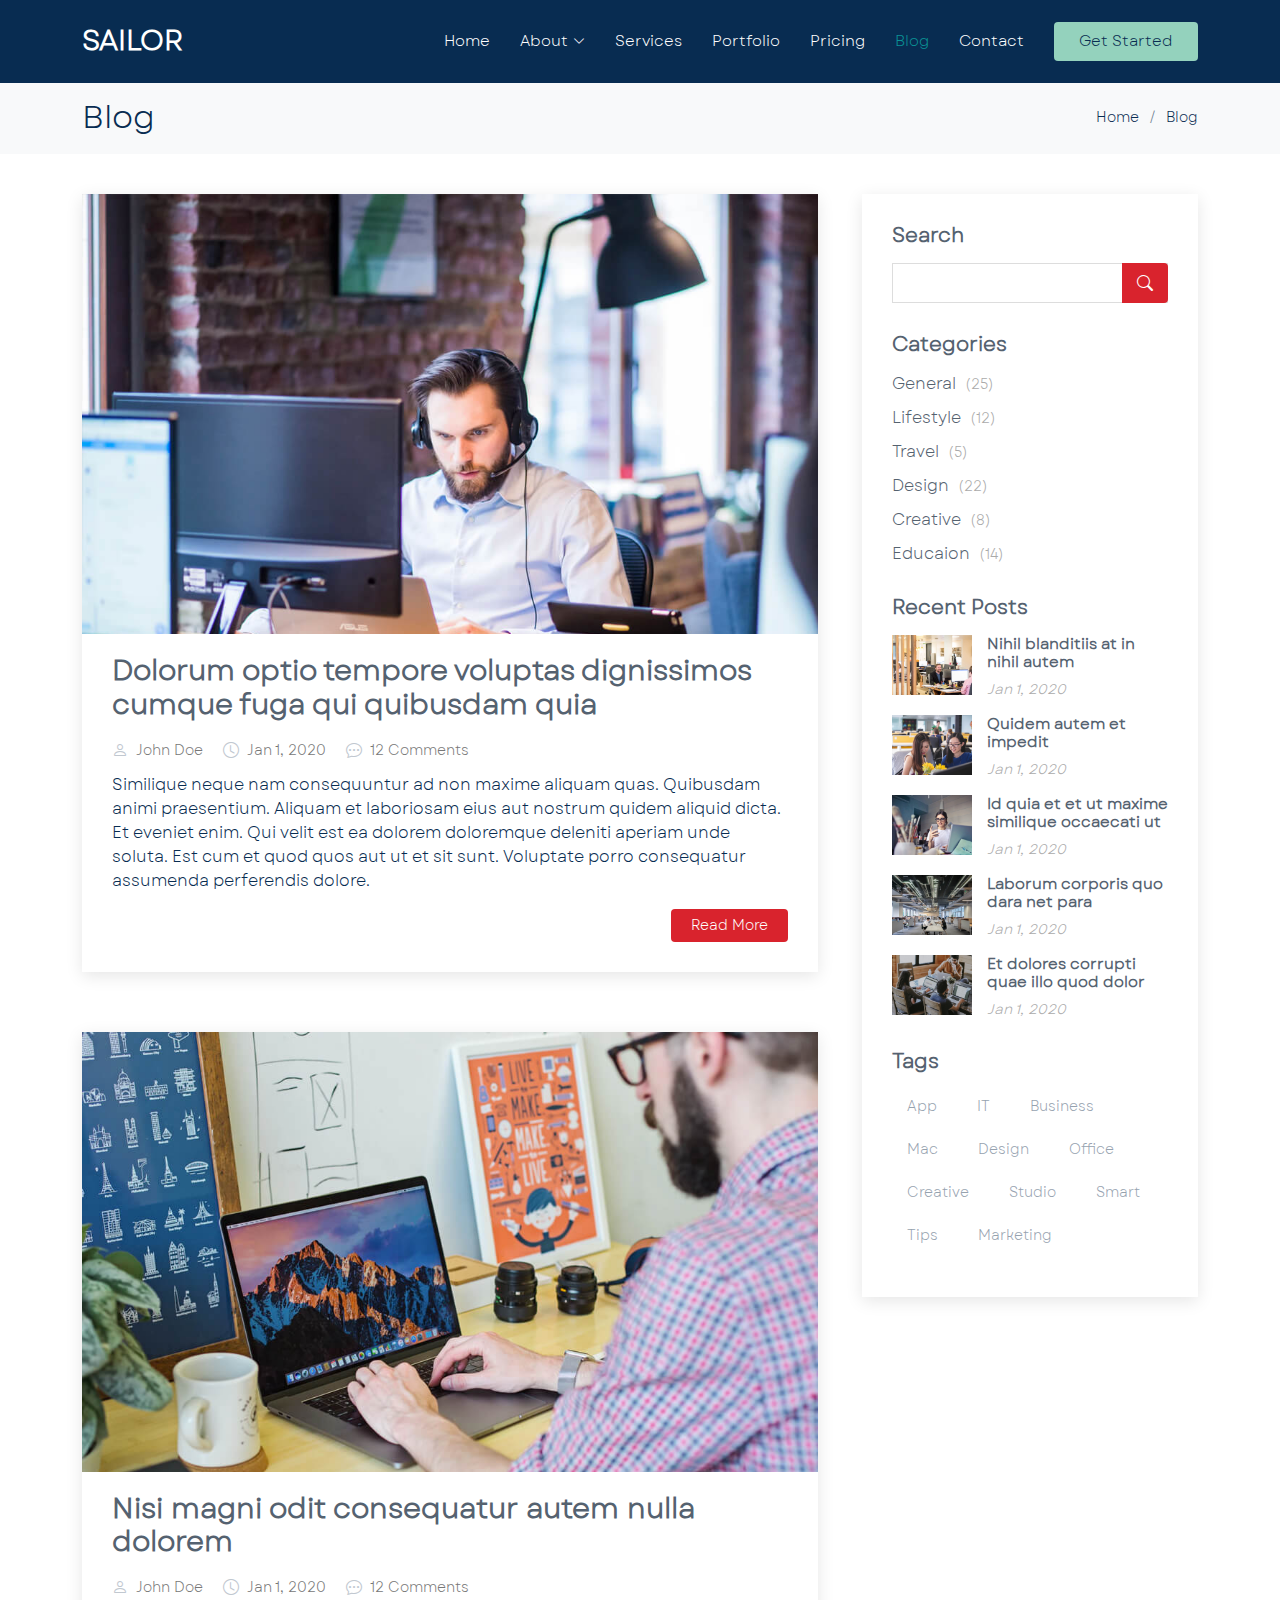
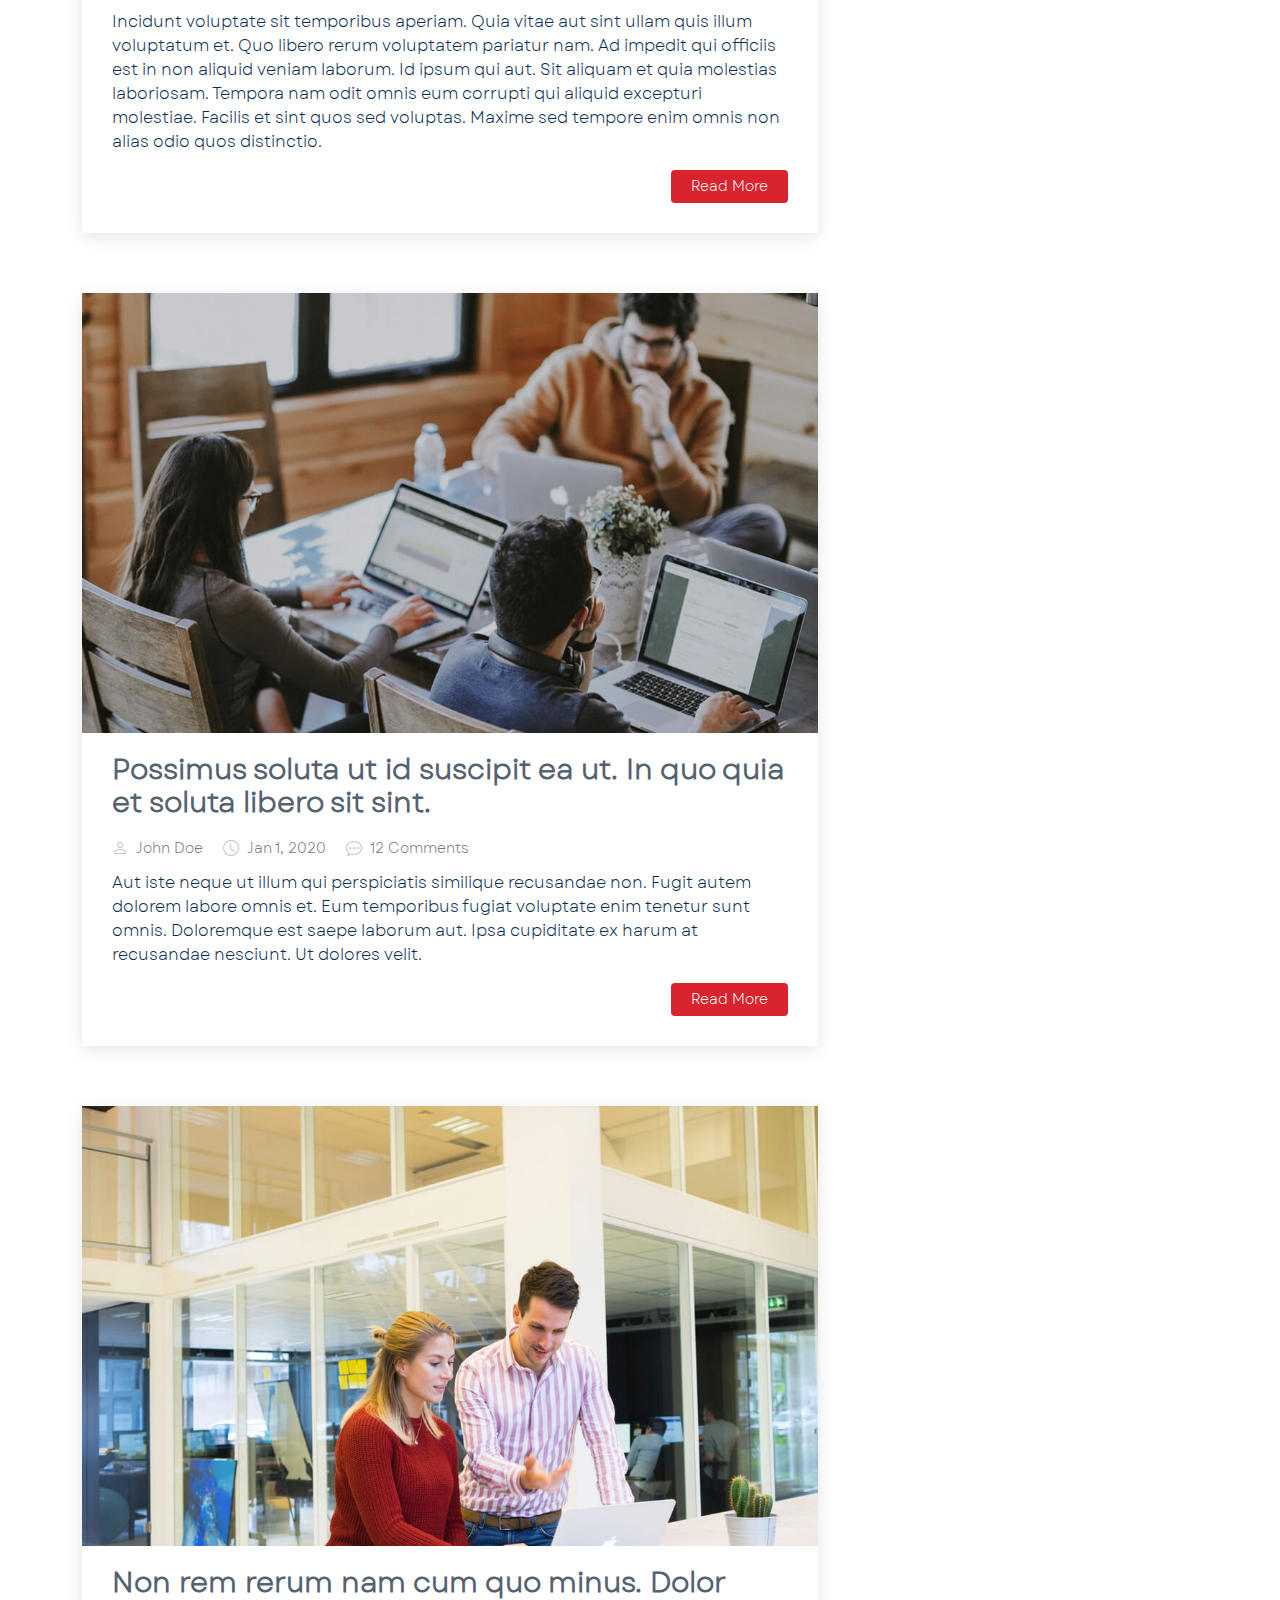
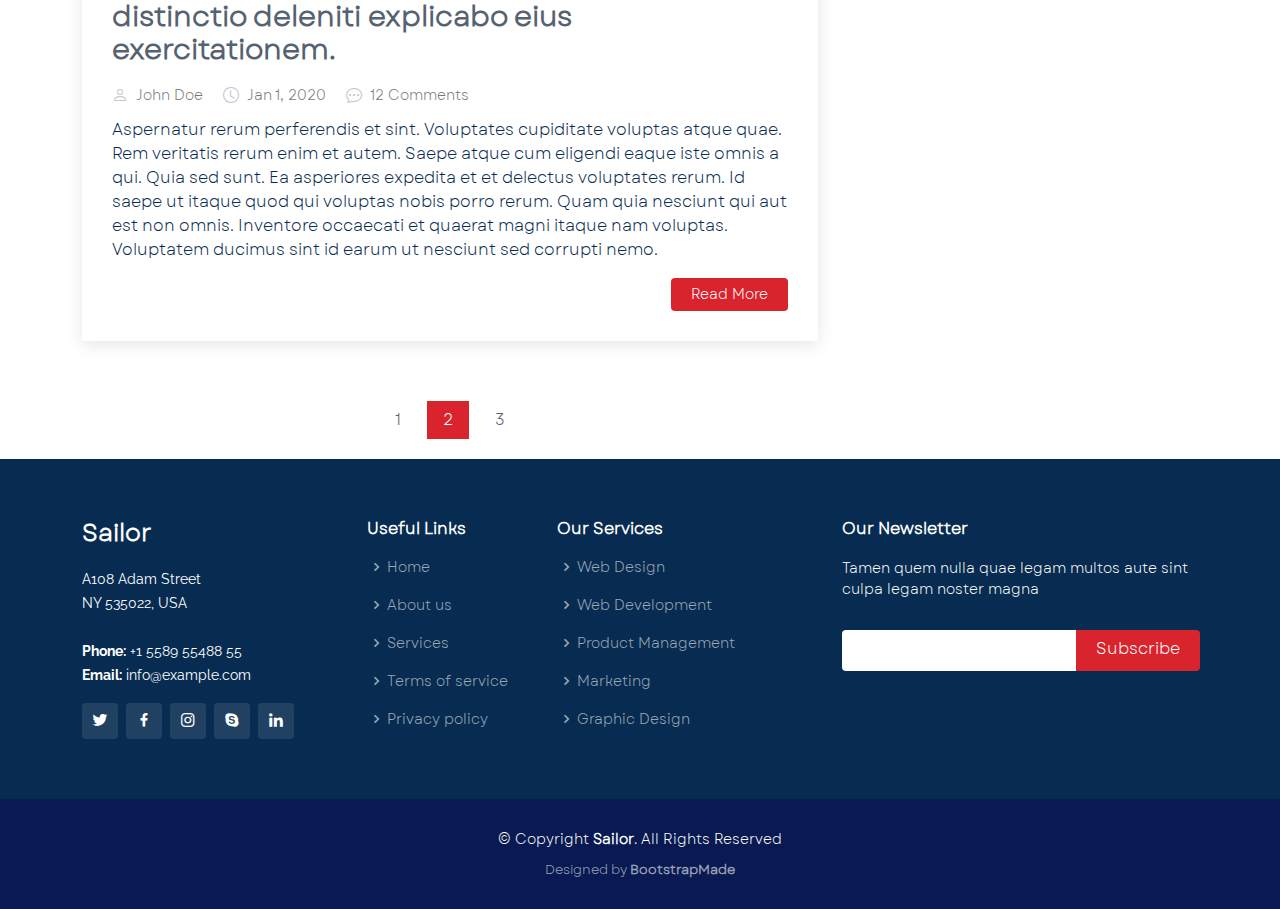
<file: blog.html>
<!DOCTYPE html>
<html lang="en">

<head>
  <meta charset="utf-8">
  <meta content="width=device-width, initial-scale=1.0" name="viewport">

  <title>Blog - Sailor Bootstrap Template</title>
  <meta content="" name="description">
  <meta content="" name="keywords">

  <!-- Favicons -->
  <link href="assets/img/favicon.png" rel="icon">
  <link href="assets/img/apple-touch-icon.png" rel="apple-touch-icon">

  <!-- Google Fonts -->
  <link href="https://fonts.googleapis.com/css?family=Open+Sans:300,300i,400,400i,600,600i,700,700i|Raleway:300,300i,400,400i,500,500i,600,600i,700,700i|Poppins:300,300i,400,400i,500,500i,600,600i,700,700i" rel="stylesheet">

  <!-- Vendor CSS Files -->
  <link href="assets/vendor/animate.css/animate.min.css" rel="stylesheet">
  <link href="assets/vendor/bootstrap/css/bootstrap.min.css" rel="stylesheet">
  <link href="assets/vendor/bootstrap-icons/bootstrap-icons.css" rel="stylesheet">
  <link href="assets/vendor/boxicons/css/boxicons.min.css" rel="stylesheet">
  <link href="assets/vendor/glightbox/css/glightbox.min.css" rel="stylesheet">
  <link href="assets/vendor/remixicon/remixicon.css" rel="stylesheet">
  <link href="assets/vendor/swiper/swiper-bundle.min.css" rel="stylesheet">

  <!-- Template Main CSS File -->
  <link href="assets/css/style.css" rel="stylesheet">

  <!-- =======================================================
  * Template Name: Sailor - v4.9.0
  * Template URL: https://bootstrapmade.com/sailor-free-bootstrap-theme/
  * Author: BootstrapMade.com
  * License: https://bootstrapmade.com/license/
  ======================================================== -->
</head>

<body>

  <!-- ======= Header ======= -->
  <header id="header" class="fixed-top d-flex align-items-center">
    <div class="container d-flex align-items-center">

      <h1 class="logo me-auto"><a href="index.html">Sailor</a></h1>
      <!-- Uncomment below if you prefer to use an image logo -->
      <!-- <a href="index.html" class="logo me-auto"><img src="assets/img/logo.png" alt="" class="img-fluid"></a>-->

      <nav id="navbar" class="navbar">
        <ul>
          <li><a href="index.html">Home</a></li>

          <li class="dropdown"><a href="#"><span>About</span> <i class="bi bi-chevron-down"></i></a>
            <ul>
              <li><a href="about.html">About</a></li>
              <li><a href="team.html">Team</a></li>
              <li><a href="testimonials.html">Testimonials</a></li>

              <li class="dropdown"><a href="#"><span>Deep Drop Down</span> <i class="bi bi-chevron-right"></i></a>
                <ul>
                  <li><a href="#">Deep Drop Down 1</a></li>
                  <li><a href="#">Deep Drop Down 2</a></li>
                  <li><a href="#">Deep Drop Down 3</a></li>
                  <li><a href="#">Deep Drop Down 4</a></li>
                  <li><a href="#">Deep Drop Down 5</a></li>
                </ul>
              </li>
            </ul>
          </li>
          <li><a href="services.html">Services</a></li>
          <li><a href="portfolio.html">Portfolio</a></li>
          <li><a href="pricing.html">Pricing</a></li>
          <li><a href="blog.html" class="active">Blog</a></li>

          <li><a href="contact.html">Contact</a></li>
          <li><a href="index.html" class="getstarted">Get Started</a></li>
        </ul>
        <i class="bi bi-list mobile-nav-toggle"></i>
      </nav><!-- .navbar -->

    </div>
  </header><!-- End Header -->

  <main id="main">

    <!-- ======= Breadcrumbs ======= -->
    <section id="breadcrumbs" class="breadcrumbs">
      <div class="container">

        <div class="d-flex justify-content-between align-items-center">
          <h2>Blog</h2>
          <ol>
            <li><a href="index.html">Home</a></li>
            <li>Blog</li>
          </ol>
        </div>

      </div>
    </section><!-- End Breadcrumbs -->

    <!-- ======= Blog Section ======= -->
    <section id="blog" class="blog">
      <div class="container" data-aos="fade-up">

        <div class="row">

          <div class="col-lg-8 entries">

            <article class="entry">

              <div class="entry-img">
                <img src="assets/img/blog/blog-1.jpg" alt="" class="img-fluid">
              </div>

              <h2 class="entry-title">
                <a href="blog-single.html">Dolorum optio tempore voluptas dignissimos cumque fuga qui quibusdam quia</a>
              </h2>

              <div class="entry-meta">
                <ul>
                  <li class="d-flex align-items-center"><i class="bi bi-person"></i> <a href="blog-single.html">John Doe</a></li>
                  <li class="d-flex align-items-center"><i class="bi bi-clock"></i> <a href="blog-single.html"><time datetime="2020-01-01">Jan 1, 2020</time></a></li>
                  <li class="d-flex align-items-center"><i class="bi bi-chat-dots"></i> <a href="blog-single.html">12 Comments</a></li>
                </ul>
              </div>

              <div class="entry-content">
                <p>
                  Similique neque nam consequuntur ad non maxime aliquam quas. Quibusdam animi praesentium. Aliquam et laboriosam eius aut nostrum quidem aliquid dicta.
                  Et eveniet enim. Qui velit est ea dolorem doloremque deleniti aperiam unde soluta. Est cum et quod quos aut ut et sit sunt. Voluptate porro consequatur assumenda perferendis dolore.
                </p>
                <div class="read-more">
                  <a href="blog-single.html">Read More</a>
                </div>
              </div>

            </article><!-- End blog entry -->

            <article class="entry">

              <div class="entry-img">
                <img src="assets/img/blog/blog-2.jpg" alt="" class="img-fluid">
              </div>

              <h2 class="entry-title">
                <a href="blog-single.html">Nisi magni odit consequatur autem nulla dolorem</a>
              </h2>

              <div class="entry-meta">
                <ul>
                  <li class="d-flex align-items-center"><i class="bi bi-person"></i> <a href="blog-single.html">John Doe</a></li>
                  <li class="d-flex align-items-center"><i class="bi bi-clock"></i> <a href="blog-single.html"><time datetime="2020-01-01">Jan 1, 2020</time></a></li>
                  <li class="d-flex align-items-center"><i class="bi bi-chat-dots"></i> <a href="blog-single.html">12 Comments</a></li>
                </ul>
              </div>

              <div class="entry-content">
                <p>
                  Incidunt voluptate sit temporibus aperiam. Quia vitae aut sint ullam quis illum voluptatum et. Quo libero rerum voluptatem pariatur nam.
                  Ad impedit qui officiis est in non aliquid veniam laborum. Id ipsum qui aut. Sit aliquam et quia molestias laboriosam. Tempora nam odit omnis eum corrupti qui aliquid excepturi molestiae. Facilis et sint quos sed voluptas. Maxime sed tempore enim omnis non alias odio quos distinctio.
                </p>
                <div class="read-more">
                  <a href="blog-single.html">Read More</a>
                </div>
              </div>

            </article><!-- End blog entry -->

            <article class="entry">

              <div class="entry-img">
                <img src="assets/img/blog/blog-3.jpg" alt="" class="img-fluid">
              </div>

              <h2 class="entry-title">
                <a href="blog-single.html">Possimus soluta ut id suscipit ea ut. In quo quia et soluta libero sit sint.</a>
              </h2>

              <div class="entry-meta">
                <ul>
                  <li class="d-flex align-items-center"><i class="bi bi-person"></i> <a href="blog-single.html">John Doe</a></li>
                  <li class="d-flex align-items-center"><i class="bi bi-clock"></i> <a href="blog-single.html"><time datetime="2020-01-01">Jan 1, 2020</time></a></li>
                  <li class="d-flex align-items-center"><i class="bi bi-chat-dots"></i> <a href="blog-single.html">12 Comments</a></li>
                </ul>
              </div>

              <div class="entry-content">
                <p>
                  Aut iste neque ut illum qui perspiciatis similique recusandae non. Fugit autem dolorem labore omnis et. Eum temporibus fugiat voluptate enim tenetur sunt omnis.
                  Doloremque est saepe laborum aut. Ipsa cupiditate ex harum at recusandae nesciunt. Ut dolores velit.
                </p>
                <div class="read-more">
                  <a href="blog-single.html">Read More</a>
                </div>
              </div>

            </article><!-- End blog entry -->

            <article class="entry">

              <div class="entry-img">
                <img src="assets/img/blog/blog-4.jpg" alt="" class="img-fluid">
              </div>

              <h2 class="entry-title">
                <a href="blog-single.html">Non rem rerum nam cum quo minus. Dolor distinctio deleniti explicabo eius exercitationem.</a>
              </h2>

              <div class="entry-meta">
                <ul>
                  <li class="d-flex align-items-center"><i class="bi bi-person"></i> <a href="blog-single.html">John Doe</a></li>
                  <li class="d-flex align-items-center"><i class="bi bi-clock"></i> <a href="blog-single.html"><time datetime="2020-01-01">Jan 1, 2020</time></a></li>
                  <li class="d-flex align-items-center"><i class="bi bi-chat-dots"></i> <a href="blog-single.html">12 Comments</a></li>
                </ul>
              </div>

              <div class="entry-content">
                <p>
                  Aspernatur rerum perferendis et sint. Voluptates cupiditate voluptas atque quae. Rem veritatis rerum enim et autem. Saepe atque cum eligendi eaque iste omnis a qui.
                  Quia sed sunt. Ea asperiores expedita et et delectus voluptates rerum. Id saepe ut itaque quod qui voluptas nobis porro rerum. Quam quia nesciunt qui aut est non omnis. Inventore occaecati et quaerat magni itaque nam voluptas. Voluptatem ducimus sint id earum ut nesciunt sed corrupti nemo.
                </p>
                <div class="read-more">
                  <a href="blog-single.html">Read More</a>
                </div>
              </div>

            </article><!-- End blog entry -->

            <div class="blog-pagination">
              <ul class="justify-content-center">
                <li><a href="#">1</a></li>
                <li class="active"><a href="#">2</a></li>
                <li><a href="#">3</a></li>
              </ul>
            </div>

          </div><!-- End blog entries list -->

          <div class="col-lg-4">

            <div class="sidebar">

              <h3 class="sidebar-title">Search</h3>
              <div class="sidebar-item search-form">
                <form action="">
                  <input type="text">
                  <button type="submit"><i class="bi bi-search"></i></button>
                </form>
              </div><!-- End sidebar search formn-->

              <h3 class="sidebar-title">Categories</h3>
              <div class="sidebar-item categories">
                <ul>
                  <li><a href="#">General <span>(25)</span></a></li>
                  <li><a href="#">Lifestyle <span>(12)</span></a></li>
                  <li><a href="#">Travel <span>(5)</span></a></li>
                  <li><a href="#">Design <span>(22)</span></a></li>
                  <li><a href="#">Creative <span>(8)</span></a></li>
                  <li><a href="#">Educaion <span>(14)</span></a></li>
                </ul>
              </div><!-- End sidebar categories-->

              <h3 class="sidebar-title">Recent Posts</h3>
              <div class="sidebar-item recent-posts">
                <div class="post-item clearfix">
                  <img src="assets/img/blog/blog-recent-1.jpg" alt="">
                  <h4><a href="blog-single.html">Nihil blanditiis at in nihil autem</a></h4>
                  <time datetime="2020-01-01">Jan 1, 2020</time>
                </div>

                <div class="post-item clearfix">
                  <img src="assets/img/blog/blog-recent-2.jpg" alt="">
                  <h4><a href="blog-single.html">Quidem autem et impedit</a></h4>
                  <time datetime="2020-01-01">Jan 1, 2020</time>
                </div>

                <div class="post-item clearfix">
                  <img src="assets/img/blog/blog-recent-3.jpg" alt="">
                  <h4><a href="blog-single.html">Id quia et et ut maxime similique occaecati ut</a></h4>
                  <time datetime="2020-01-01">Jan 1, 2020</time>
                </div>

                <div class="post-item clearfix">
                  <img src="assets/img/blog/blog-recent-4.jpg" alt="">
                  <h4><a href="blog-single.html">Laborum corporis quo dara net para</a></h4>
                  <time datetime="2020-01-01">Jan 1, 2020</time>
                </div>

                <div class="post-item clearfix">
                  <img src="assets/img/blog/blog-recent-5.jpg" alt="">
                  <h4><a href="blog-single.html">Et dolores corrupti quae illo quod dolor</a></h4>
                  <time datetime="2020-01-01">Jan 1, 2020</time>
                </div>

              </div><!-- End sidebar recent posts-->

              <h3 class="sidebar-title">Tags</h3>
              <div class="sidebar-item tags">
                <ul>
                  <li><a href="#">App</a></li>
                  <li><a href="#">IT</a></li>
                  <li><a href="#">Business</a></li>
                  <li><a href="#">Mac</a></li>
                  <li><a href="#">Design</a></li>
                  <li><a href="#">Office</a></li>
                  <li><a href="#">Creative</a></li>
                  <li><a href="#">Studio</a></li>
                  <li><a href="#">Smart</a></li>
                  <li><a href="#">Tips</a></li>
                  <li><a href="#">Marketing</a></li>
                </ul>
              </div><!-- End sidebar tags-->

            </div><!-- End sidebar -->

          </div><!-- End blog sidebar -->

        </div>

      </div>
    </section><!-- End Blog Section -->

  </main><!-- End #main -->

  <!-- ======= Footer ======= -->
  <footer id="footer">
    <div class="footer-top">
      <div class="container">
        <div class="row">

          <div class="col-lg-3 col-md-6">
            <div class="footer-info">
              <h3>Sailor</h3>
              <p>
                A108 Adam Street <br>
                NY 535022, USA<br><br>
                <strong>Phone:</strong> +1 5589 55488 55<br>
                <strong>Email:</strong> info@example.com<br>
              </p>
              <div class="social-links mt-3">
                <a href="#" class="twitter"><i class="bx bxl-twitter"></i></a>
                <a href="#" class="facebook"><i class="bx bxl-facebook"></i></a>
                <a href="#" class="instagram"><i class="bx bxl-instagram"></i></a>
                <a href="#" class="google-plus"><i class="bx bxl-skype"></i></a>
                <a href="#" class="linkedin"><i class="bx bxl-linkedin"></i></a>
              </div>
            </div>
          </div>

          <div class="col-lg-2 col-md-6 footer-links">
            <h4>Useful Links</h4>
            <ul>
              <li><i class="bx bx-chevron-right"></i> <a href="#">Home</a></li>
              <li><i class="bx bx-chevron-right"></i> <a href="#">About us</a></li>
              <li><i class="bx bx-chevron-right"></i> <a href="#">Services</a></li>
              <li><i class="bx bx-chevron-right"></i> <a href="#">Terms of service</a></li>
              <li><i class="bx bx-chevron-right"></i> <a href="#">Privacy policy</a></li>
            </ul>
          </div>

          <div class="col-lg-3 col-md-6 footer-links">
            <h4>Our Services</h4>
            <ul>
              <li><i class="bx bx-chevron-right"></i> <a href="#">Web Design</a></li>
              <li><i class="bx bx-chevron-right"></i> <a href="#">Web Development</a></li>
              <li><i class="bx bx-chevron-right"></i> <a href="#">Product Management</a></li>
              <li><i class="bx bx-chevron-right"></i> <a href="#">Marketing</a></li>
              <li><i class="bx bx-chevron-right"></i> <a href="#">Graphic Design</a></li>
            </ul>
          </div>

          <div class="col-lg-4 col-md-6 footer-newsletter">
            <h4>Our Newsletter</h4>
            <p>Tamen quem nulla quae legam multos aute sint culpa legam noster magna</p>
            <form action="" method="post">
              <input type="email" name="email"><input type="submit" value="Subscribe">
            </form>

          </div>

        </div>
      </div>
    </div>

    <div class="container">
      <div class="copyright">
        &copy; Copyright <strong><span>Sailor</span></strong>. All Rights Reserved
      </div>
      <div class="credits">
        <!-- All the links in the footer should remain intact. -->
        <!-- You can delete the links only if you purchased the pro version. -->
        <!-- Licensing information: https://bootstrapmade.com/license/ -->
        <!-- Purchase the pro version with working PHP/AJAX contact form: https://bootstrapmade.com/sailor-free-bootstrap-theme/ -->
        Designed by <a href="https://bootstrapmade.com/">BootstrapMade</a>
      </div>
    </div>
  </footer><!-- End Footer -->

  <a href="#" class="back-to-top d-flex align-items-center justify-content-center"><i class="bi bi-arrow-up-short"></i></a>

  <!-- Vendor JS Files -->
  <script src="assets/vendor/bootstrap/js/bootstrap.bundle.min.js"></script>
  <script src="assets/vendor/glightbox/js/glightbox.min.js"></script>
  <script src="assets/vendor/isotope-layout/isotope.pkgd.min.js"></script>
  <script src="assets/vendor/swiper/swiper-bundle.min.js"></script>
  <script src="assets/vendor/waypoints/noframework.waypoints.js"></script>
  <script src="assets/vendor/php-email-form/validate.js"></script>

  <!-- Template Main JS File -->
  <script src="assets/js/main.js"></script>

</body>

</html>
</file>
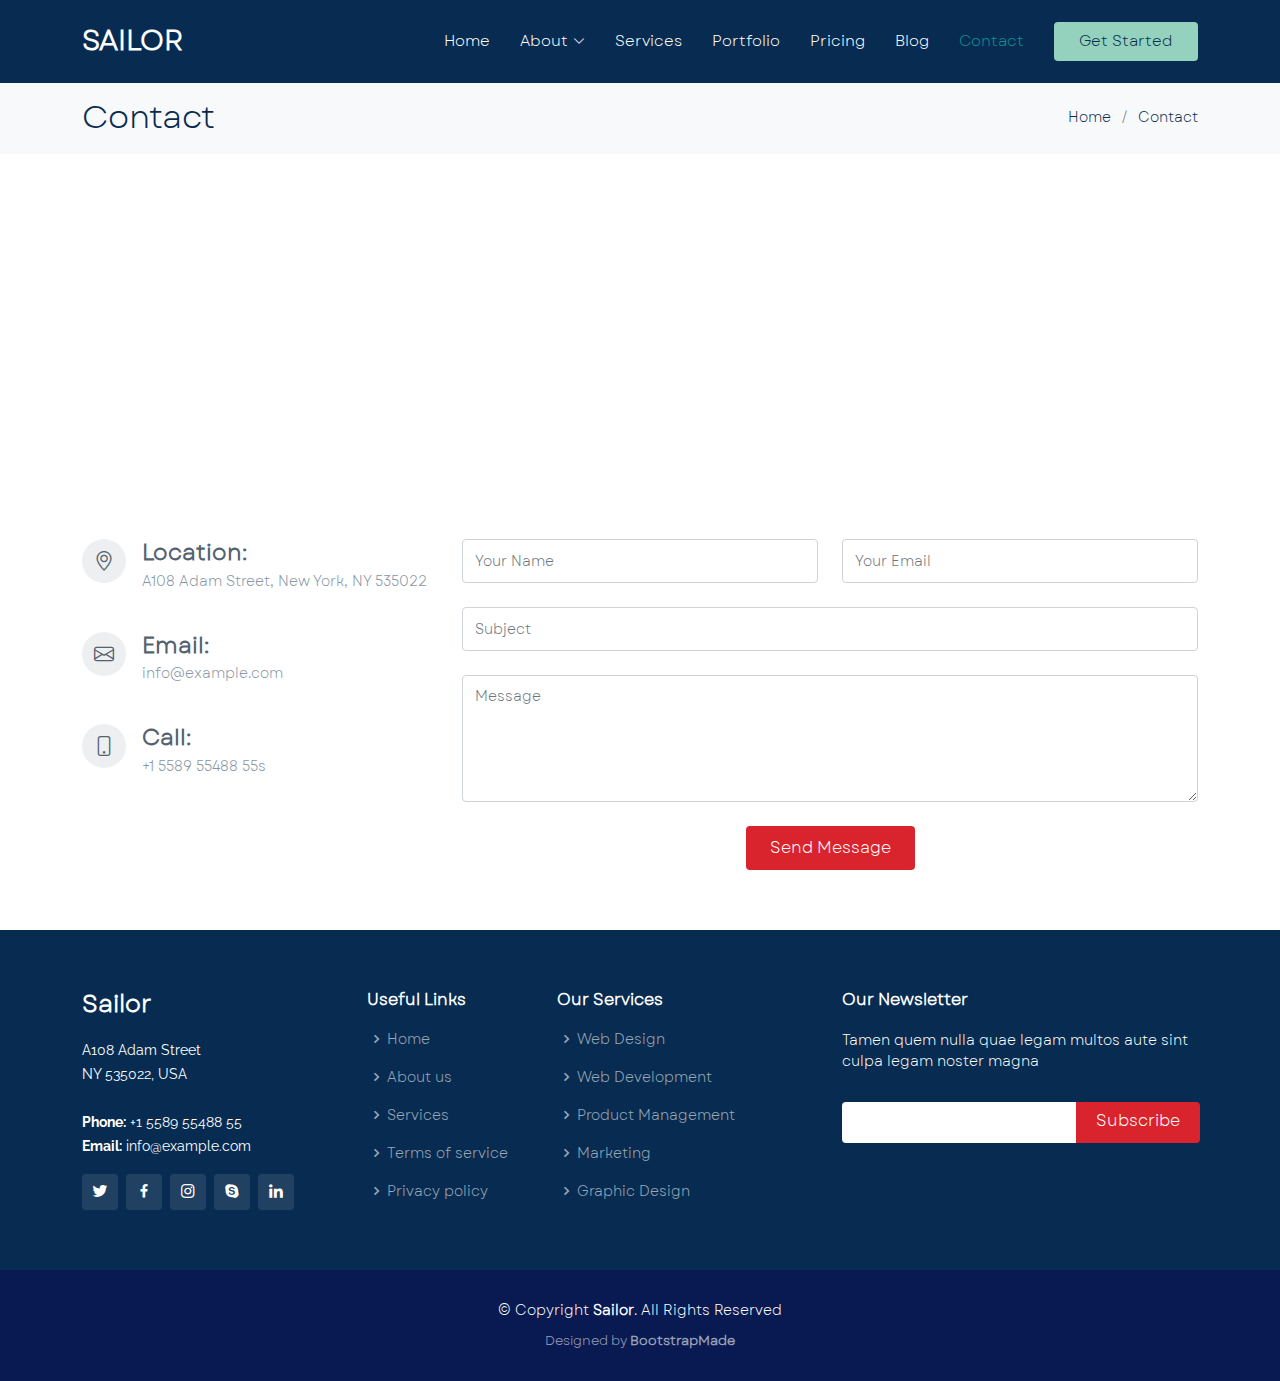
<file: contact.html>
<!DOCTYPE html>
<html lang="en">

<head>
  <meta charset="utf-8">
  <meta content="width=device-width, initial-scale=1.0" name="viewport">

  <title>Contact - Sailor Bootstrap Template</title>
  <meta content="" name="description">
  <meta content="" name="keywords">

  <!-- Favicons -->
  <link href="assets/img/favicon.png" rel="icon">
  <link href="assets/img/apple-touch-icon.png" rel="apple-touch-icon">

  <!-- Google Fonts -->
  <link href="https://fonts.googleapis.com/css?family=Open+Sans:300,300i,400,400i,600,600i,700,700i|Raleway:300,300i,400,400i,500,500i,600,600i,700,700i|Poppins:300,300i,400,400i,500,500i,600,600i,700,700i" rel="stylesheet">

  <!-- Vendor CSS Files -->
  <link href="assets/vendor/animate.css/animate.min.css" rel="stylesheet">
  <link href="assets/vendor/bootstrap/css/bootstrap.min.css" rel="stylesheet">
  <link href="assets/vendor/bootstrap-icons/bootstrap-icons.css" rel="stylesheet">
  <link href="assets/vendor/boxicons/css/boxicons.min.css" rel="stylesheet">
  <link href="assets/vendor/glightbox/css/glightbox.min.css" rel="stylesheet">
  <link href="assets/vendor/remixicon/remixicon.css" rel="stylesheet">
  <link href="assets/vendor/swiper/swiper-bundle.min.css" rel="stylesheet">

  <!-- Template Main CSS File -->
  <link href="assets/css/style.css" rel="stylesheet">

  <!-- =======================================================
  * Template Name: Sailor - v4.9.0
  * Template URL: https://bootstrapmade.com/sailor-free-bootstrap-theme/
  * Author: BootstrapMade.com
  * License: https://bootstrapmade.com/license/
  ======================================================== -->
</head>

<body>

  <!-- ======= Header ======= -->
  <header id="header" class="fixed-top d-flex align-items-center">
    <div class="container d-flex align-items-center">

      <h1 class="logo me-auto"><a href="index.html">Sailor</a></h1>
      <!-- Uncomment below if you prefer to use an image logo -->
      <!-- <a href="index.html" class="logo me-auto"><img src="assets/img/logo.png" alt="" class="img-fluid"></a>-->

      <nav id="navbar" class="navbar">
        <ul>
          <li><a href="index.html">Home</a></li>

          <li class="dropdown"><a href="#"><span>About</span> <i class="bi bi-chevron-down"></i></a>
            <ul>
              <li><a href="about.html">About</a></li>
              <li><a href="team.html">Team</a></li>
              <li><a href="testimonials.html">Testimonials</a></li>

              <li class="dropdown"><a href="#"><span>Deep Drop Down</span> <i class="bi bi-chevron-right"></i></a>
                <ul>
                  <li><a href="#">Deep Drop Down 1</a></li>
                  <li><a href="#">Deep Drop Down 2</a></li>
                  <li><a href="#">Deep Drop Down 3</a></li>
                  <li><a href="#">Deep Drop Down 4</a></li>
                  <li><a href="#">Deep Drop Down 5</a></li>
                </ul>
              </li>
            </ul>
          </li>
          <li><a href="services.html">Services</a></li>
          <li><a href="portfolio.html">Portfolio</a></li>
          <li><a href="pricing.html">Pricing</a></li>
          <li><a href="blog.html">Blog</a></li>

          <li><a href="contact.html" class="active">Contact</a></li>
          <li><a href="index.html" class="getstarted">Get Started</a></li>
        </ul>
        <i class="bi bi-list mobile-nav-toggle"></i>
      </nav><!-- .navbar -->

    </div>
  </header><!-- End Header -->

  <main id="main">

    <!-- ======= Breadcrumbs ======= -->
    <section id="breadcrumbs" class="breadcrumbs">
      <div class="container">

        <div class="d-flex justify-content-between align-items-center">
          <h2>Contact</h2>
          <ol>
            <li><a href="index.html">Home</a></li>
            <li>Contact</li>
          </ol>
        </div>

      </div>
    </section><!-- End Breadcrumbs -->

    <!-- ======= Contact Section ======= -->
    <section id="contact" class="contact">
      <div class="container">

        <div>
          <iframe style="border:0; width: 100%; height: 270px;" src="https://www.google.com/maps/embed?pb=!1m14!1m8!1m3!1d12097.433213460943!2d-74.0062269!3d40.7101282!3m2!1i1024!2i768!4f13.1!3m3!1m2!1s0x0%3A0xb89d1fe6bc499443!2sDowntown+Conference+Center!5e0!3m2!1smk!2sbg!4v1539943755621" frameborder="0" allowfullscreen></iframe>
        </div>

        <div class="row mt-5">

          <div class="col-lg-4">
            <div class="info">
              <div class="address">
                <i class="bi bi-geo-alt"></i>
                <h4>Location:</h4>
                <p>A108 Adam Street, New York, NY 535022</p>
              </div>

              <div class="email">
                <i class="bi bi-envelope"></i>
                <h4>Email:</h4>
                <p>info@example.com</p>
              </div>

              <div class="phone">
                <i class="bi bi-phone"></i>
                <h4>Call:</h4>
                <p>+1 5589 55488 55s</p>
              </div>

            </div>

          </div>

          <div class="col-lg-8 mt-5 mt-lg-0">

            <form action="forms/contact.php" method="post" role="form" class="php-email-form">
              <div class="row">
                <div class="col-md-6 form-group">
                  <input type="text" name="name" class="form-control" id="name" placeholder="Your Name" required>
                </div>
                <div class="col-md-6 form-group mt-3 mt-md-0">
                  <input type="email" class="form-control" name="email" id="email" placeholder="Your Email" required>
                </div>
              </div>
              <div class="form-group mt-3">
                <input type="text" class="form-control" name="subject" id="subject" placeholder="Subject" required>
              </div>
              <div class="form-group mt-3">
                <textarea class="form-control" name="message" rows="5" placeholder="Message" required></textarea>
              </div>
              <div class="my-3">
                <div class="loading">Loading</div>
                <div class="error-message"></div>
                <div class="sent-message">Your message has been sent. Thank you!</div>
              </div>
              <div class="text-center"><button type="submit">Send Message</button></div>
            </form>

          </div>

        </div>

      </div>
    </section><!-- End Contact Section -->

  </main><!-- End #main -->

  <!-- ======= Footer ======= -->
  <footer id="footer">
    <div class="footer-top">
      <div class="container">
        <div class="row">

          <div class="col-lg-3 col-md-6">
            <div class="footer-info">
              <h3>Sailor</h3>
              <p>
                A108 Adam Street <br>
                NY 535022, USA<br><br>
                <strong>Phone:</strong> +1 5589 55488 55<br>
                <strong>Email:</strong> info@example.com<br>
              </p>
              <div class="social-links mt-3">
                <a href="#" class="twitter"><i class="bx bxl-twitter"></i></a>
                <a href="#" class="facebook"><i class="bx bxl-facebook"></i></a>
                <a href="#" class="instagram"><i class="bx bxl-instagram"></i></a>
                <a href="#" class="google-plus"><i class="bx bxl-skype"></i></a>
                <a href="#" class="linkedin"><i class="bx bxl-linkedin"></i></a>
              </div>
            </div>
          </div>

          <div class="col-lg-2 col-md-6 footer-links">
            <h4>Useful Links</h4>
            <ul>
              <li><i class="bx bx-chevron-right"></i> <a href="#">Home</a></li>
              <li><i class="bx bx-chevron-right"></i> <a href="#">About us</a></li>
              <li><i class="bx bx-chevron-right"></i> <a href="#">Services</a></li>
              <li><i class="bx bx-chevron-right"></i> <a href="#">Terms of service</a></li>
              <li><i class="bx bx-chevron-right"></i> <a href="#">Privacy policy</a></li>
            </ul>
          </div>

          <div class="col-lg-3 col-md-6 footer-links">
            <h4>Our Services</h4>
            <ul>
              <li><i class="bx bx-chevron-right"></i> <a href="#">Web Design</a></li>
              <li><i class="bx bx-chevron-right"></i> <a href="#">Web Development</a></li>
              <li><i class="bx bx-chevron-right"></i> <a href="#">Product Management</a></li>
              <li><i class="bx bx-chevron-right"></i> <a href="#">Marketing</a></li>
              <li><i class="bx bx-chevron-right"></i> <a href="#">Graphic Design</a></li>
            </ul>
          </div>

          <div class="col-lg-4 col-md-6 footer-newsletter">
            <h4>Our Newsletter</h4>
            <p>Tamen quem nulla quae legam multos aute sint culpa legam noster magna</p>
            <form action="" method="post">
              <input type="email" name="email"><input type="submit" value="Subscribe">
            </form>

          </div>

        </div>
      </div>
    </div>

    <div class="container">
      <div class="copyright">
        &copy; Copyright <strong><span>Sailor</span></strong>. All Rights Reserved
      </div>
      <div class="credits">
        <!-- All the links in the footer should remain intact. -->
        <!-- You can delete the links only if you purchased the pro version. -->
        <!-- Licensing information: https://bootstrapmade.com/license/ -->
        <!-- Purchase the pro version with working PHP/AJAX contact form: https://bootstrapmade.com/sailor-free-bootstrap-theme/ -->
        Designed by <a href="https://bootstrapmade.com/">BootstrapMade</a>
      </div>
    </div>
  </footer><!-- End Footer -->

  <a href="#" class="back-to-top d-flex align-items-center justify-content-center"><i class="bi bi-arrow-up-short"></i></a>

  <!-- Vendor JS Files -->
  <script src="assets/vendor/bootstrap/js/bootstrap.bundle.min.js"></script>
  <script src="assets/vendor/glightbox/js/glightbox.min.js"></script>
  <script src="assets/vendor/isotope-layout/isotope.pkgd.min.js"></script>
  <script src="assets/vendor/swiper/swiper-bundle.min.js"></script>
  <script src="assets/vendor/waypoints/noframework.waypoints.js"></script>
  <script src="assets/vendor/php-email-form/validate.js"></script>

  <!-- Template Main JS File -->
  <script src="assets/js/main.js"></script>

</body>

</html>
</file>
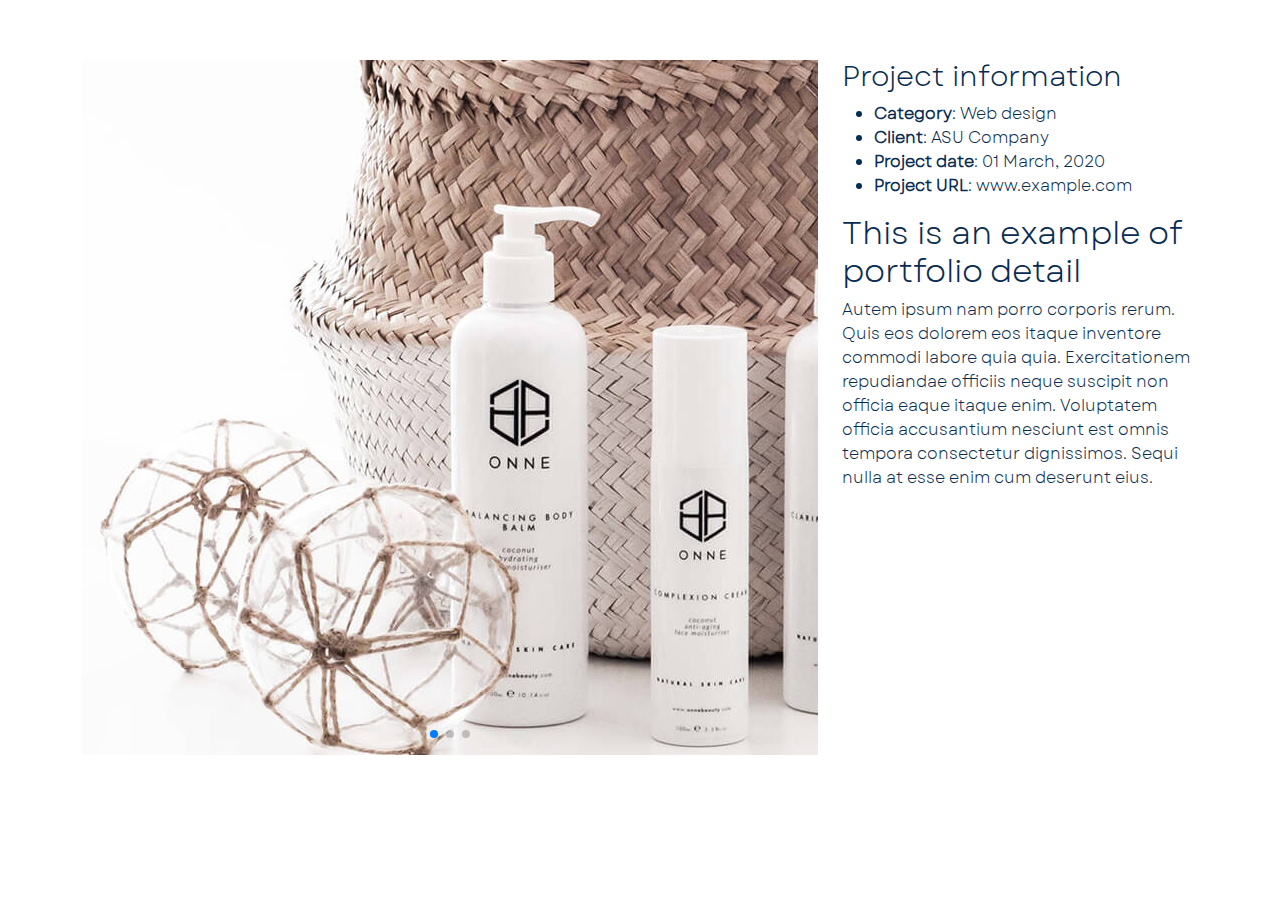
<file: portfolio-details.html>
<!DOCTYPE html>
<html lang="en">

<head>
  <meta charset="utf-8">
  <meta content="width=device-width, initial-scale=1.0" name="viewport">

  <title>Portfolio Details - Sailor Bootstrap Template</title>
  <meta content="" name="description">
  <meta content="" name="keywords">

  <!-- Favicons -->
  <link href="assets/img/favicon.png" rel="icon">
  <link href="assets/img/apple-touch-icon.png" rel="apple-touch-icon">

  <!-- Google Fonts -->
  <link href="https://fonts.googleapis.com/css?family=Open+Sans:300,300i,400,400i,600,600i,700,700i|Raleway:300,300i,400,400i,500,500i,600,600i,700,700i|Poppins:300,300i,400,400i,500,500i,600,600i,700,700i" rel="stylesheet">

  <!-- Vendor CSS Files -->
  <link href="assets/vendor/animate.css/animate.min.css" rel="stylesheet">
  <link href="assets/vendor/bootstrap/css/bootstrap.min.css" rel="stylesheet">
  <link href="assets/vendor/bootstrap-icons/bootstrap-icons.css" rel="stylesheet">
  <link href="assets/vendor/boxicons/css/boxicons.min.css" rel="stylesheet">
  <link href="assets/vendor/glightbox/css/glightbox.min.css" rel="stylesheet">
  <link href="assets/vendor/remixicon/remixicon.css" rel="stylesheet">
  <link href="assets/vendor/swiper/swiper-bundle.min.css" rel="stylesheet">

  <!-- Template Main CSS File -->
  <link href="assets/css/style.css" rel="stylesheet">

  <!-- =======================================================
  * Template Name: Sailor - v4.9.0
  * Template URL: https://bootstrapmade.com/sailor-free-bootstrap-theme/
  * Author: BootstrapMade.com
  * License: https://bootstrapmade.com/license/
  ======================================================== -->
</head>

<body>

  <main id="main">

    <!-- ======= Portfolio Details Section ======= -->
    <section id="portfolio-details" class="portfolio-details">
      <div class="container">

        <div class="row gy-4">

          <div class="col-lg-8">
            <div class="portfolio-details-slider swiper">
              <div class="swiper-wrapper align-items-center">

                <div class="swiper-slide">
                  <img src="assets/img/portfolio/portfolio-details-1.jpg" alt="">
                </div>

                <div class="swiper-slide">
                  <img src="assets/img/portfolio/portfolio-details-2.jpg" alt="">
                </div>

                <div class="swiper-slide">
                  <img src="assets/img/portfolio/portfolio-details-3.jpg" alt="">
                </div>

              </div>
              <div class="swiper-pagination"></div>
            </div>
          </div>

          <div class="col-lg-4">
            <div class="portfolio-info">
              <h3>Project information</h3>
              <ul>
                <li><strong>Category</strong>: Web design</li>
                <li><strong>Client</strong>: ASU Company</li>
                <li><strong>Project date</strong>: 01 March, 2020</li>
                <li><strong>Project URL</strong>: <a href="#">www.example.com</a></li>
              </ul>
            </div>
            <div class="portfolio-description">
              <h2>This is an example of portfolio detail</h2>
              <p>
                Autem ipsum nam porro corporis rerum. Quis eos dolorem eos itaque inventore commodi labore quia quia. Exercitationem repudiandae officiis neque suscipit non officia eaque itaque enim. Voluptatem officia accusantium nesciunt est omnis tempora consectetur dignissimos. Sequi nulla at esse enim cum deserunt eius.
              </p>
            </div>
          </div>

        </div>

      </div>
    </section><!-- End Portfolio Details Section -->

  </main><!-- End #main -->

  <a href="#" class="back-to-top d-flex align-items-center justify-content-center"><i class="bi bi-arrow-up-short"></i></a>

  <!-- Vendor JS Files -->
  <script src="assets/vendor/bootstrap/js/bootstrap.bundle.min.js"></script>
  <script src="assets/vendor/glightbox/js/glightbox.min.js"></script>
  <script src="assets/vendor/isotope-layout/isotope.pkgd.min.js"></script>
  <script src="assets/vendor/swiper/swiper-bundle.min.js"></script>
  <script src="assets/vendor/waypoints/noframework.waypoints.js"></script>
  <script src="assets/vendor/php-email-form/validate.js"></script>

  <!-- Template Main JS File -->
  <script src="assets/js/main.js"></script>

</body>

</html>
</file>
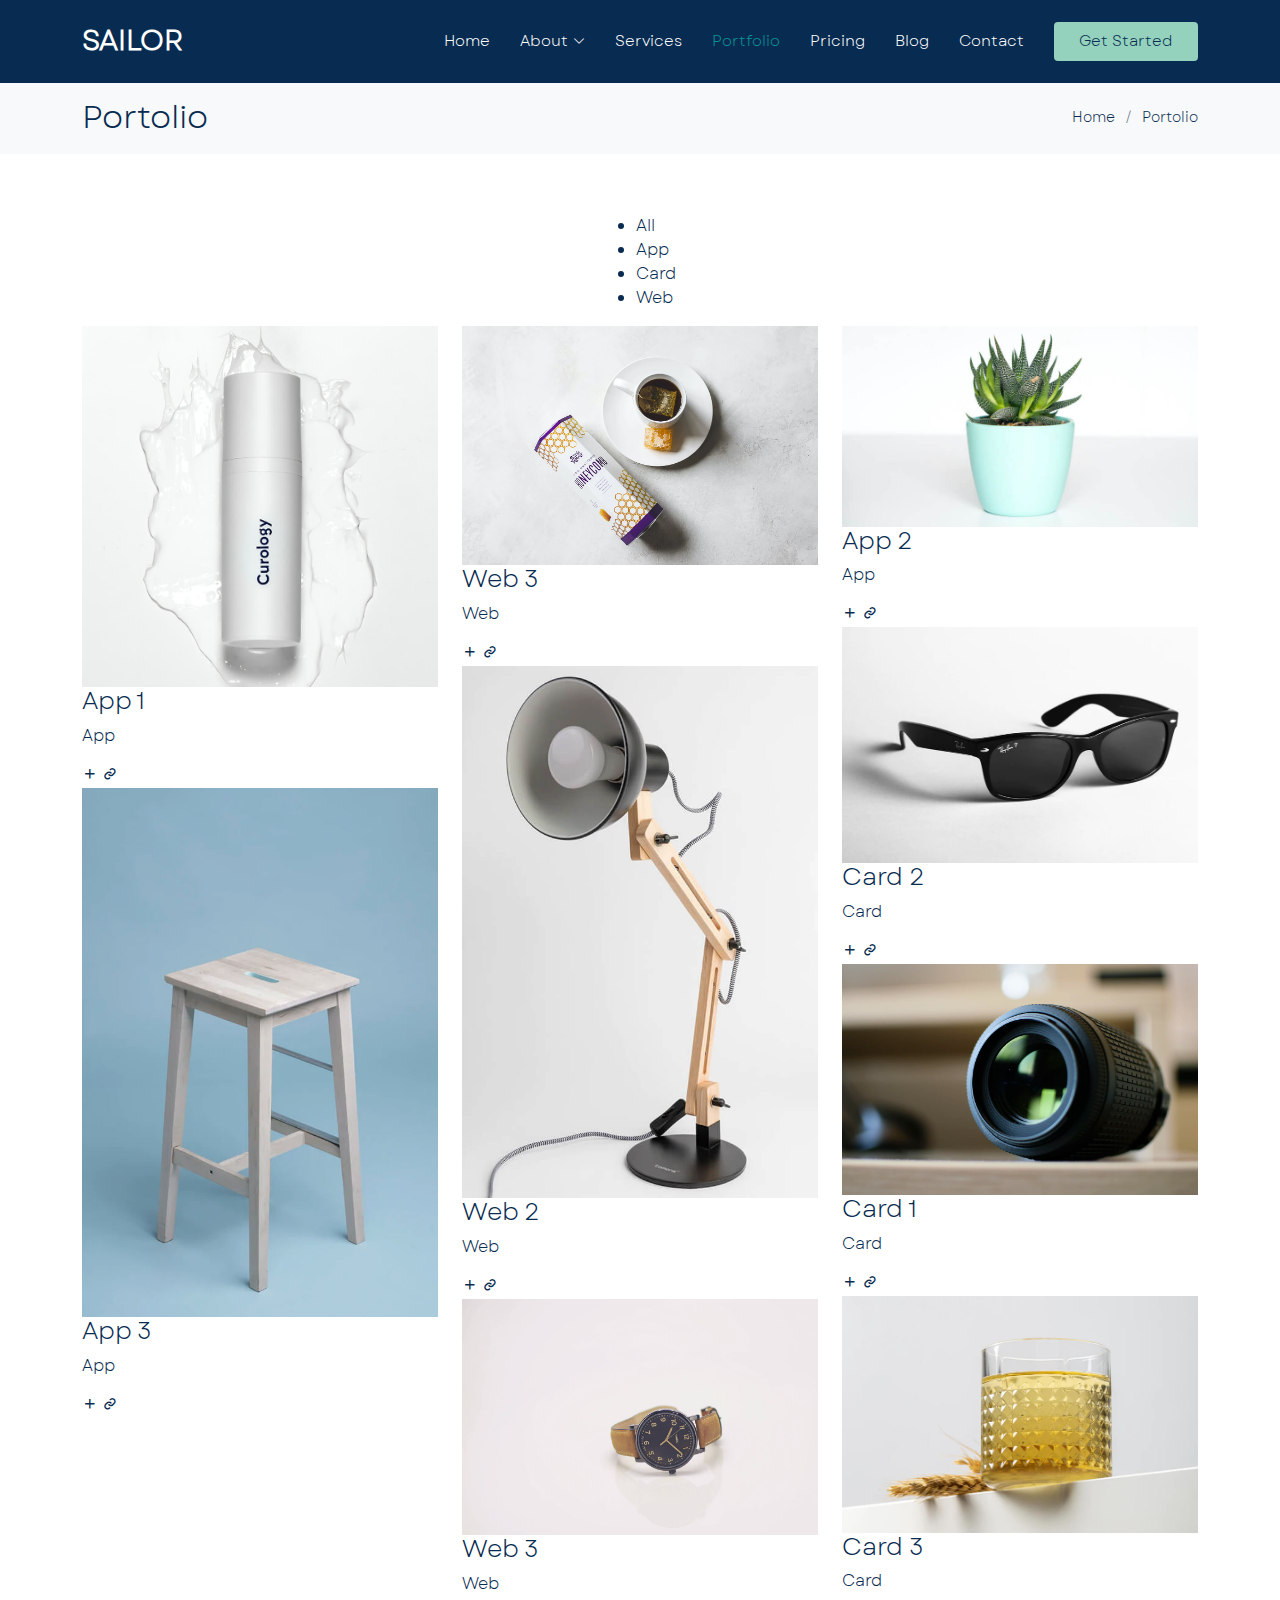
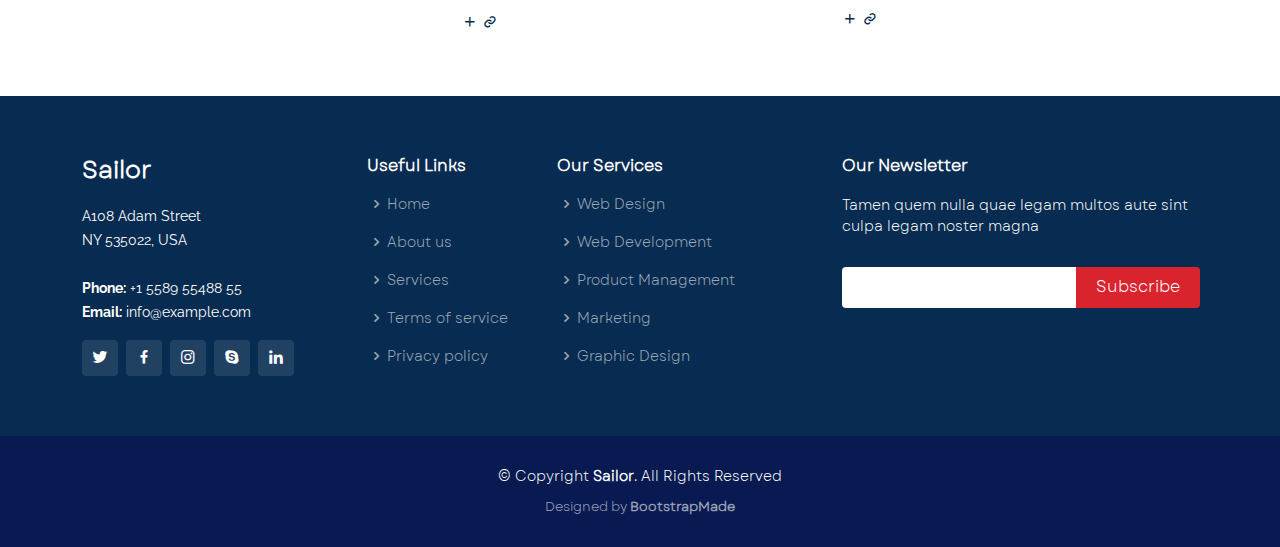
<file: portfolio.html>
<!DOCTYPE html>
<html lang="en">

<head>
  <meta charset="utf-8">
  <meta content="width=device-width, initial-scale=1.0" name="viewport">

  <title>Portfolio - Sailor Bootstrap Template</title>
  <meta content="" name="description">
  <meta content="" name="keywords">

  <!-- Favicons -->
  <link href="assets/img/favicon.png" rel="icon">
  <link href="assets/img/apple-touch-icon.png" rel="apple-touch-icon">

  <!-- Google Fonts -->
  <link href="https://fonts.googleapis.com/css?family=Open+Sans:300,300i,400,400i,600,600i,700,700i|Raleway:300,300i,400,400i,500,500i,600,600i,700,700i|Poppins:300,300i,400,400i,500,500i,600,600i,700,700i" rel="stylesheet">

  <!-- Vendor CSS Files -->
  <link href="assets/vendor/animate.css/animate.min.css" rel="stylesheet">
  <link href="assets/vendor/bootstrap/css/bootstrap.min.css" rel="stylesheet">
  <link href="assets/vendor/bootstrap-icons/bootstrap-icons.css" rel="stylesheet">
  <link href="assets/vendor/boxicons/css/boxicons.min.css" rel="stylesheet">
  <link href="assets/vendor/glightbox/css/glightbox.min.css" rel="stylesheet">
  <link href="assets/vendor/remixicon/remixicon.css" rel="stylesheet">
  <link href="assets/vendor/swiper/swiper-bundle.min.css" rel="stylesheet">

  <!-- Template Main CSS File -->
  <link href="assets/css/style.css" rel="stylesheet">

  <!-- =======================================================
  * Template Name: Sailor - v4.9.0
  * Template URL: https://bootstrapmade.com/sailor-free-bootstrap-theme/
  * Author: BootstrapMade.com
  * License: https://bootstrapmade.com/license/
  ======================================================== -->
</head>

<body>

  <!-- ======= Header ======= -->
  <header id="header" class="fixed-top d-flex align-items-center">
    <div class="container d-flex align-items-center">

      <h1 class="logo me-auto"><a href="index.html">Sailor</a></h1>
      <!-- Uncomment below if you prefer to use an image logo -->
      <!-- <a href="index.html" class="logo me-auto"><img src="assets/img/logo.png" alt="" class="img-fluid"></a>-->

      <nav id="navbar" class="navbar">
        <ul>
          <li><a href="index.html">Home</a></li>

          <li class="dropdown"><a href="#"><span>About</span> <i class="bi bi-chevron-down"></i></a>
            <ul>
              <li><a href="about.html">About</a></li>
              <li><a href="team.html">Team</a></li>
              <li><a href="testimonials.html">Testimonials</a></li>

              <li class="dropdown"><a href="#"><span>Deep Drop Down</span> <i class="bi bi-chevron-right"></i></a>
                <ul>
                  <li><a href="#">Deep Drop Down 1</a></li>
                  <li><a href="#">Deep Drop Down 2</a></li>
                  <li><a href="#">Deep Drop Down 3</a></li>
                  <li><a href="#">Deep Drop Down 4</a></li>
                  <li><a href="#">Deep Drop Down 5</a></li>
                </ul>
              </li>
            </ul>
          </li>
          <li><a href="services.html">Services</a></li>
          <li><a href="portfolio.html" class="active">Portfolio</a></li>
          <li><a href="pricing.html">Pricing</a></li>
          <li><a href="blog.html">Blog</a></li>

          <li><a href="contact.html">Contact</a></li>
          <li><a href="index.html" class="getstarted">Get Started</a></li>
        </ul>
        <i class="bi bi-list mobile-nav-toggle"></i>
      </nav><!-- .navbar -->

    </div>
  </header><!-- End Header -->

  <main id="main">

    <!-- ======= Breadcrumbs ======= -->
    <section id="breadcrumbs" class="breadcrumbs">
      <div class="container">

        <div class="d-flex justify-content-between align-items-center">
          <h2>Portolio</h2>
          <ol>
            <li><a href="index.html">Home</a></li>
            <li>Portolio</li>
          </ol>
        </div>

      </div>
    </section><!-- End Breadcrumbs -->

    <!-- ======= Portfolio Section ======= -->
    <section id="portfolio" class="portfolio">
      <div class="container">

        <div class="row">
          <div class="col-lg-12 d-flex justify-content-center">
            <ul id="portfolio-flters">
              <li data-filter="*" class="filter-active">All</li>
              <li data-filter=".filter-app">App</li>
              <li data-filter=".filter-card">Card</li>
              <li data-filter=".filter-web">Web</li>
            </ul>
          </div>
        </div>

        <div class="row portfolio-container">

          <div class="col-lg-4 col-md-6 portfolio-item filter-app">
            <div class="portfolio-wrap">
              <img src="assets/img/portfolio/portfolio-1.jpg" class="img-fluid" alt="">
              <div class="portfolio-info">
                <h4>App 1</h4>
                <p>App</p>
                <div class="portfolio-links">
                  <a href="assets/img/portfolio/portfolio-1.jpg" data-gallery="portfolioGallery" class="portfolio-lightbox" title="App 1"><i class="bx bx-plus"></i></a>
                  <a href="portfolio-details.html" class="portfolio-details-lightbox" data-glightbox="type: external" title="Portfolio Details"><i class="bx bx-link"></i></a>
                </div>
              </div>
            </div>
          </div>

          <div class="col-lg-4 col-md-6 portfolio-item filter-web">
            <div class="portfolio-wrap">
              <img src="assets/img/portfolio/portfolio-2.jpg" class="img-fluid" alt="">
              <div class="portfolio-info">
                <h4>Web 3</h4>
                <p>Web</p>
                <div class="portfolio-links">
                  <a href="assets/img/portfolio/portfolio-2.jpg" data-gallery="portfolioGallery" class="portfolio-lightbox" title="Web 3"><i class="bx bx-plus"></i></a>
                  <a href="portfolio-details.html" class="portfolio-details-lightbox" data-glightbox="type: external" title="Portfolio Details"><i class="bx bx-link"></i></a>
                </div>
              </div>
            </div>
          </div>

          <div class="col-lg-4 col-md-6 portfolio-item filter-app">
            <div class="portfolio-wrap">
              <img src="assets/img/portfolio/portfolio-3.jpg" class="img-fluid" alt="">
              <div class="portfolio-info">
                <h4>App 2</h4>
                <p>App</p>
                <div class="portfolio-links">
                  <a href="assets/img/portfolio/portfolio-3.jpg" data-gallery="portfolioGallery" class="portfolio-lightbox" title="App 2"><i class="bx bx-plus"></i></a>
                  <a href="portfolio-details.html" class="portfolio-details-lightbox" data-glightbox="type: external" title="Portfolio Details"><i class="bx bx-link"></i></a>
                </div>
              </div>
            </div>
          </div>

          <div class="col-lg-4 col-md-6 portfolio-item filter-card">
            <div class="portfolio-wrap">
              <img src="assets/img/portfolio/portfolio-4.jpg" class="img-fluid" alt="">
              <div class="portfolio-info">
                <h4>Card 2</h4>
                <p>Card</p>
                <div class="portfolio-links">
                  <a href="assets/img/portfolio/portfolio-4.jpg" data-gallery="portfolioGallery" class="portfolio-lightbox" title="Card 2"><i class="bx bx-plus"></i></a>
                  <a href="portfolio-details.html" class="portfolio-details-lightbox" data-glightbox="type: external" title="Portfolio Details"><i class="bx bx-link"></i></a>
                </div>
              </div>
            </div>
          </div>

          <div class="col-lg-4 col-md-6 portfolio-item filter-web">
            <div class="portfolio-wrap">
              <img src="assets/img/portfolio/portfolio-5.jpg" class="img-fluid" alt="">
              <div class="portfolio-info">
                <h4>Web 2</h4>
                <p>Web</p>
                <div class="portfolio-links">
                  <a href="assets/img/portfolio/portfolio-5.jpg" data-gallery="portfolioGallery" class="portfolio-lightbox" title="Web 2"><i class="bx bx-plus"></i></a>
                  <a href="portfolio-details.html" class="portfolio-details-lightbox" data-glightbox="type: external" title="Portfolio Details"><i class="bx bx-link"></i></a>
                </div>
              </div>
            </div>
          </div>

          <div class="col-lg-4 col-md-6 portfolio-item filter-app">
            <div class="portfolio-wrap">
              <img src="assets/img/portfolio/portfolio-6.jpg" class="img-fluid" alt="">
              <div class="portfolio-info">
                <h4>App 3</h4>
                <p>App</p>
                <div class="portfolio-links">
                  <a href="assets/img/portfolio/portfolio-6.jpg" data-gallery="portfolioGallery" class="portfolio-lightbox" title="App 3"><i class="bx bx-plus"></i></a>
                  <a href="portfolio-details.html" class="portfolio-details-lightbox" data-glightbox="type: external" title="Portfolio Details"><i class="bx bx-link"></i></a>
                </div>
              </div>
            </div>
          </div>

          <div class="col-lg-4 col-md-6 portfolio-item filter-card">
            <div class="portfolio-wrap">
              <img src="assets/img/portfolio/portfolio-7.jpg" class="img-fluid" alt="">
              <div class="portfolio-info">
                <h4>Card 1</h4>
                <p>Card</p>
                <div class="portfolio-links">
                  <a href="assets/img/portfolio/portfolio-7.jpg" data-gallery="portfolioGallery" class="portfolio-lightbox" title="Card 1"><i class="bx bx-plus"></i></a>
                  <a href="portfolio-details.html" class="portfolio-details-lightbox" data-glightbox="type: external" title="Portfolio Details"><i class="bx bx-link"></i></a>
                </div>
              </div>
            </div>
          </div>

          <div class="col-lg-4 col-md-6 portfolio-item filter-card">
            <div class="portfolio-wrap">
              <img src="assets/img/portfolio/portfolio-8.jpg" class="img-fluid" alt="">
              <div class="portfolio-info">
                <h4>Card 3</h4>
                <p>Card</p>
                <div class="portfolio-links">
                  <a href="assets/img/portfolio/portfolio-8.jpg" data-gallery="portfolioGallery" class="portfolio-lightbox" title="Card 3"><i class="bx bx-plus"></i></a>
                  <a href="portfolio-details.html" class="portfolio-details-lightbox" data-glightbox="type: external" title="Portfolio Details"><i class="bx bx-link"></i></a>
                </div>
              </div>
            </div>
          </div>

          <div class="col-lg-4 col-md-6 portfolio-item filter-web">
            <div class="portfolio-wrap">
              <img src="assets/img/portfolio/portfolio-9.jpg" class="img-fluid" alt="">
              <div class="portfolio-info">
                <h4>Web 3</h4>
                <p>Web</p>
                <div class="portfolio-links">
                  <a href="assets/img/portfolio/portfolio-9.jpg" data-gallery="portfolioGallery" class="portfolio-lightbox" title="Web 3"><i class="bx bx-plus"></i></a>
                  <a href="portfolio-details.html" class="portfolio-details-lightbox" data-glightbox="type: external" title="Portfolio Details"><i class="bx bx-link"></i></a>
                </div>
              </div>
            </div>
          </div>

        </div>

      </div>
    </section><!-- End Portfolio Section -->

  </main><!-- End #main -->

  <!-- ======= Footer ======= -->
  <footer id="footer">
    <div class="footer-top">
      <div class="container">
        <div class="row">

          <div class="col-lg-3 col-md-6">
            <div class="footer-info">
              <h3>Sailor</h3>
              <p>
                A108 Adam Street <br>
                NY 535022, USA<br><br>
                <strong>Phone:</strong> +1 5589 55488 55<br>
                <strong>Email:</strong> info@example.com<br>
              </p>
              <div class="social-links mt-3">
                <a href="#" class="twitter"><i class="bx bxl-twitter"></i></a>
                <a href="#" class="facebook"><i class="bx bxl-facebook"></i></a>
                <a href="#" class="instagram"><i class="bx bxl-instagram"></i></a>
                <a href="#" class="google-plus"><i class="bx bxl-skype"></i></a>
                <a href="#" class="linkedin"><i class="bx bxl-linkedin"></i></a>
              </div>
            </div>
          </div>

          <div class="col-lg-2 col-md-6 footer-links">
            <h4>Useful Links</h4>
            <ul>
              <li><i class="bx bx-chevron-right"></i> <a href="#">Home</a></li>
              <li><i class="bx bx-chevron-right"></i> <a href="#">About us</a></li>
              <li><i class="bx bx-chevron-right"></i> <a href="#">Services</a></li>
              <li><i class="bx bx-chevron-right"></i> <a href="#">Terms of service</a></li>
              <li><i class="bx bx-chevron-right"></i> <a href="#">Privacy policy</a></li>
            </ul>
          </div>

          <div class="col-lg-3 col-md-6 footer-links">
            <h4>Our Services</h4>
            <ul>
              <li><i class="bx bx-chevron-right"></i> <a href="#">Web Design</a></li>
              <li><i class="bx bx-chevron-right"></i> <a href="#">Web Development</a></li>
              <li><i class="bx bx-chevron-right"></i> <a href="#">Product Management</a></li>
              <li><i class="bx bx-chevron-right"></i> <a href="#">Marketing</a></li>
              <li><i class="bx bx-chevron-right"></i> <a href="#">Graphic Design</a></li>
            </ul>
          </div>

          <div class="col-lg-4 col-md-6 footer-newsletter">
            <h4>Our Newsletter</h4>
            <p>Tamen quem nulla quae legam multos aute sint culpa legam noster magna</p>
            <form action="" method="post">
              <input type="email" name="email"><input type="submit" value="Subscribe">
            </form>

          </div>

        </div>
      </div>
    </div>

    <div class="container">
      <div class="copyright">
        &copy; Copyright <strong><span>Sailor</span></strong>. All Rights Reserved
      </div>
      <div class="credits">
        <!-- All the links in the footer should remain intact. -->
        <!-- You can delete the links only if you purchased the pro version. -->
        <!-- Licensing information: https://bootstrapmade.com/license/ -->
        <!-- Purchase the pro version with working PHP/AJAX contact form: https://bootstrapmade.com/sailor-free-bootstrap-theme/ -->
        Designed by <a href="https://bootstrapmade.com/">BootstrapMade</a>
      </div>
    </div>
  </footer><!-- End Footer -->

  <a href="#" class="back-to-top d-flex align-items-center justify-content-center"><i class="bi bi-arrow-up-short"></i></a>

  <!-- Vendor JS Files -->
  <script src="assets/vendor/bootstrap/js/bootstrap.bundle.min.js"></script>
  <script src="assets/vendor/glightbox/js/glightbox.min.js"></script>
  <script src="assets/vendor/isotope-layout/isotope.pkgd.min.js"></script>
  <script src="assets/vendor/swiper/swiper-bundle.min.js"></script>
  <script src="assets/vendor/waypoints/noframework.waypoints.js"></script>
  <script src="assets/vendor/php-email-form/validate.js"></script>

  <!-- Template Main JS File -->
  <script src="assets/js/main.js"></script>

</body>

</html>
</file>
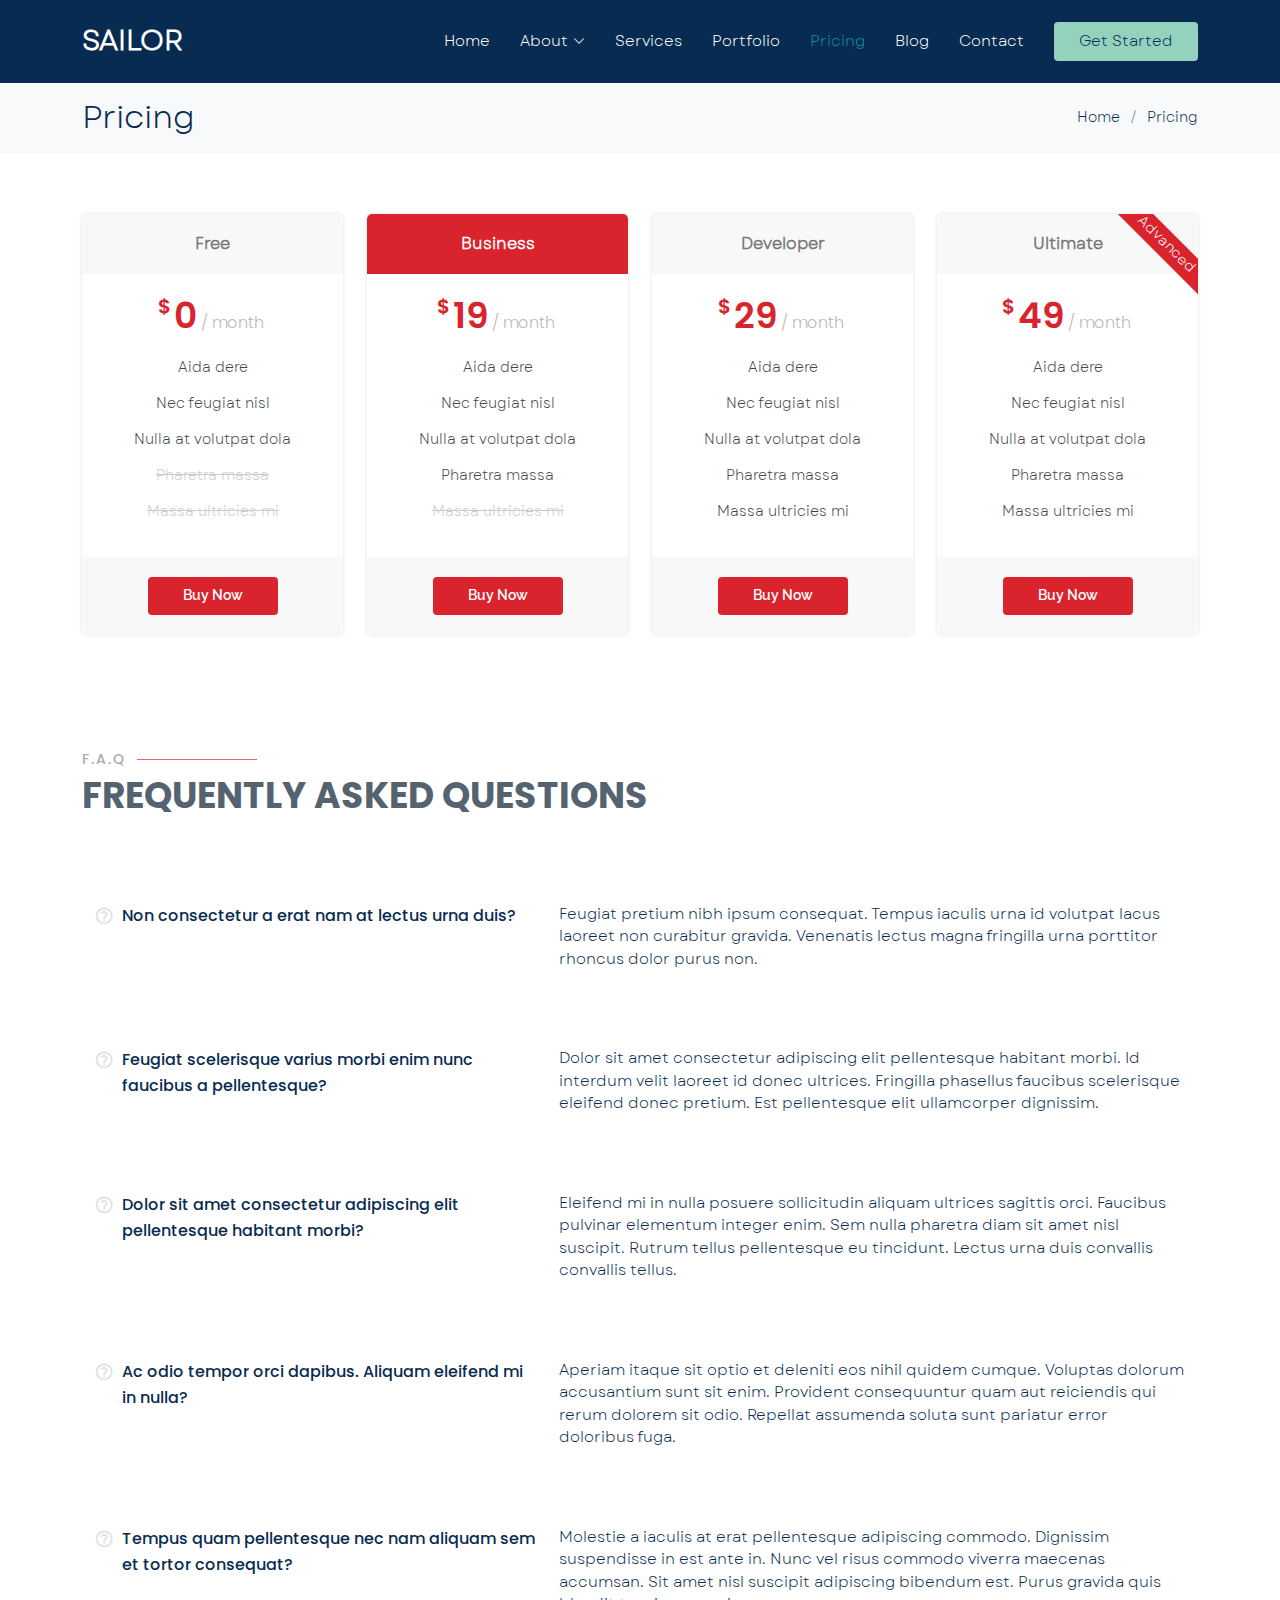
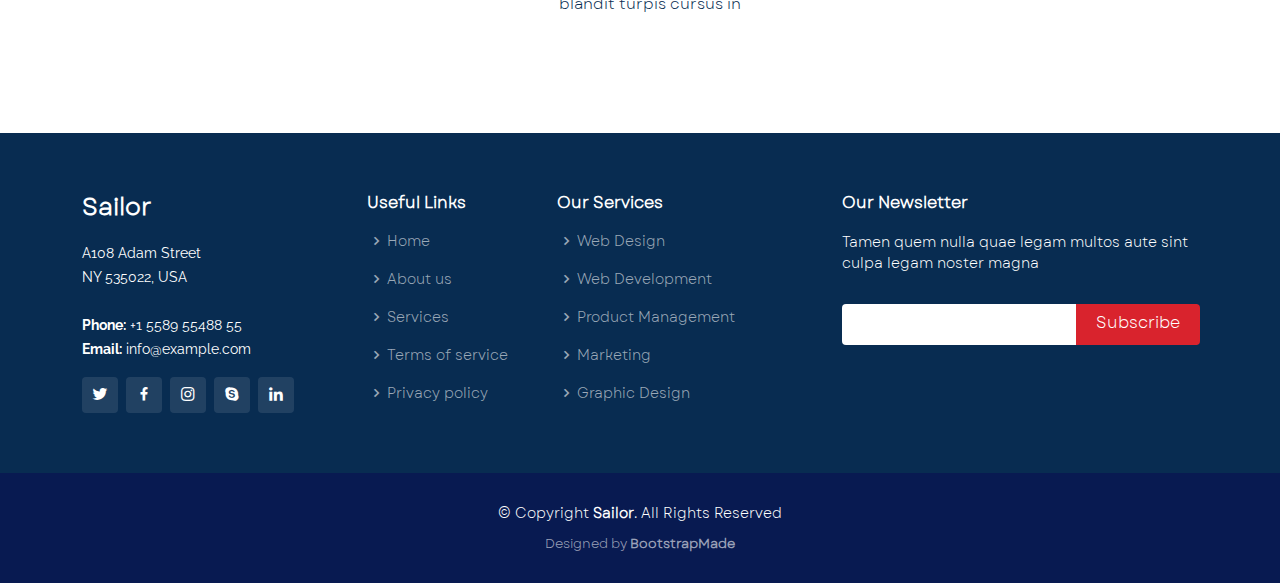
<file: pricing.html>
<!DOCTYPE html>
<html lang="en">

<head>
  <meta charset="utf-8">
  <meta content="width=device-width, initial-scale=1.0" name="viewport">

  <title>Pricing - Sailor Bootstrap Template</title>
  <meta content="" name="description">
  <meta content="" name="keywords">

  <!-- Favicons -->
  <link href="assets/img/favicon.png" rel="icon">
  <link href="assets/img/apple-touch-icon.png" rel="apple-touch-icon">

  <!-- Google Fonts -->
  <link href="https://fonts.googleapis.com/css?family=Open+Sans:300,300i,400,400i,600,600i,700,700i|Raleway:300,300i,400,400i,500,500i,600,600i,700,700i|Poppins:300,300i,400,400i,500,500i,600,600i,700,700i" rel="stylesheet">

  <!-- Vendor CSS Files -->
  <link href="assets/vendor/animate.css/animate.min.css" rel="stylesheet">
  <link href="assets/vendor/bootstrap/css/bootstrap.min.css" rel="stylesheet">
  <link href="assets/vendor/bootstrap-icons/bootstrap-icons.css" rel="stylesheet">
  <link href="assets/vendor/boxicons/css/boxicons.min.css" rel="stylesheet">
  <link href="assets/vendor/glightbox/css/glightbox.min.css" rel="stylesheet">
  <link href="assets/vendor/remixicon/remixicon.css" rel="stylesheet">
  <link href="assets/vendor/swiper/swiper-bundle.min.css" rel="stylesheet">

  <!-- Template Main CSS File -->
  <link href="assets/css/style.css" rel="stylesheet">

  <!-- =======================================================
  * Template Name: Sailor - v4.9.0
  * Template URL: https://bootstrapmade.com/sailor-free-bootstrap-theme/
  * Author: BootstrapMade.com
  * License: https://bootstrapmade.com/license/
  ======================================================== -->
</head>

<body>

  <!-- ======= Header ======= -->
  <header id="header" class="fixed-top d-flex align-items-center">
    <div class="container d-flex align-items-center">

      <h1 class="logo me-auto"><a href="index.html">Sailor</a></h1>
      <!-- Uncomment below if you prefer to use an image logo -->
      <!-- <a href="index.html" class="logo me-auto"><img src="assets/img/logo.png" alt="" class="img-fluid"></a>-->

      <nav id="navbar" class="navbar">
        <ul>
          <li><a href="index.html">Home</a></li>

          <li class="dropdown"><a href="#"><span>About</span> <i class="bi bi-chevron-down"></i></a>
            <ul>
              <li><a href="about.html">About</a></li>
              <li><a href="team.html">Team</a></li>
              <li><a href="testimonials.html">Testimonials</a></li>

              <li class="dropdown"><a href="#"><span>Deep Drop Down</span> <i class="bi bi-chevron-right"></i></a>
                <ul>
                  <li><a href="#">Deep Drop Down 1</a></li>
                  <li><a href="#">Deep Drop Down 2</a></li>
                  <li><a href="#">Deep Drop Down 3</a></li>
                  <li><a href="#">Deep Drop Down 4</a></li>
                  <li><a href="#">Deep Drop Down 5</a></li>
                </ul>
              </li>
            </ul>
          </li>
          <li><a href="services.html">Services</a></li>
          <li><a href="portfolio.html">Portfolio</a></li>
          <li><a href="pricing.html" class="active">Pricing</a></li>
          <li><a href="blog.html">Blog</a></li>

          <li><a href="contact.html">Contact</a></li>
          <li><a href="index.html" class="getstarted">Get Started</a></li>
        </ul>
        <i class="bi bi-list mobile-nav-toggle"></i>
      </nav><!-- .navbar -->

    </div>
  </header><!-- End Header -->

  <main id="main">

    <!-- ======= Breadcrumbs ======= -->
    <section id="breadcrumbs" class="breadcrumbs">
      <div class="container">

        <div class="d-flex justify-content-between align-items-center">
          <h2>Pricing</h2>
          <ol>
            <li><a href="index.html">Home</a></li>
            <li>Pricing</li>
          </ol>
        </div>

      </div>
    </section><!-- End Breadcrumbs -->

    <!-- ======= Pricing Section ======= -->
    <section id="pricing" class="pricing">
      <div class="container">

        <div class="row">

          <div class="col-lg-3 col-md-6">
            <div class="box">
              <h3>Free</h3>
              <h4><sup>$</sup>0<span> / month</span></h4>
              <ul>
                <li>Aida dere</li>
                <li>Nec feugiat nisl</li>
                <li>Nulla at volutpat dola</li>
                <li class="na">Pharetra massa</li>
                <li class="na">Massa ultricies mi</li>
              </ul>
              <div class="btn-wrap">
                <a href="#" class="btn-buy">Buy Now</a>
              </div>
            </div>
          </div>

          <div class="col-lg-3 col-md-6 mt-4 mt-md-0">
            <div class="box featured">
              <h3>Business</h3>
              <h4><sup>$</sup>19<span> / month</span></h4>
              <ul>
                <li>Aida dere</li>
                <li>Nec feugiat nisl</li>
                <li>Nulla at volutpat dola</li>
                <li>Pharetra massa</li>
                <li class="na">Massa ultricies mi</li>
              </ul>
              <div class="btn-wrap">
                <a href="#" class="btn-buy">Buy Now</a>
              </div>
            </div>
          </div>

          <div class="col-lg-3 col-md-6 mt-4 mt-lg-0">
            <div class="box">
              <h3>Developer</h3>
              <h4><sup>$</sup>29<span> / month</span></h4>
              <ul>
                <li>Aida dere</li>
                <li>Nec feugiat nisl</li>
                <li>Nulla at volutpat dola</li>
                <li>Pharetra massa</li>
                <li>Massa ultricies mi</li>
              </ul>
              <div class="btn-wrap">
                <a href="#" class="btn-buy">Buy Now</a>
              </div>
            </div>
          </div>

          <div class="col-lg-3 col-md-6 mt-4 mt-lg-0">
            <div class="box">
              <span class="advanced">Advanced</span>
              <h3>Ultimate</h3>
              <h4><sup>$</sup>49<span> / month</span></h4>
              <ul>
                <li>Aida dere</li>
                <li>Nec feugiat nisl</li>
                <li>Nulla at volutpat dola</li>
                <li>Pharetra massa</li>
                <li>Massa ultricies mi</li>
              </ul>
              <div class="btn-wrap">
                <a href="#" class="btn-buy">Buy Now</a>
              </div>
            </div>
          </div>

        </div>

      </div>
    </section><!-- End Pricing Section -->

    <!-- ======= Frequently Asked Questions Section ======= -->
    <section id="faq" class="faq">
      <div class="container">

        <div class="section-title">
          <h2>F.A.Q</h2>
          <p>Frequently Asked Questions</p>
        </div>

        <div class="row faq-item d-flex align-items-stretch">
          <div class="col-lg-5">
            <i class="bx bx-help-circle"></i>
            <h4>Non consectetur a erat nam at lectus urna duis?</h4>
          </div>
          <div class="col-lg-7">
            <p>
              Feugiat pretium nibh ipsum consequat. Tempus iaculis urna id volutpat lacus laoreet non curabitur gravida. Venenatis lectus magna fringilla urna porttitor rhoncus dolor purus non.
            </p>
          </div>
        </div><!-- End F.A.Q Item-->

        <div class="row faq-item d-flex align-items-stretch">
          <div class="col-lg-5">
            <i class="bx bx-help-circle"></i>
            <h4>Feugiat scelerisque varius morbi enim nunc faucibus a pellentesque?</h4>
          </div>
          <div class="col-lg-7">
            <p>
              Dolor sit amet consectetur adipiscing elit pellentesque habitant morbi. Id interdum velit laoreet id donec ultrices. Fringilla phasellus faucibus scelerisque eleifend donec pretium. Est pellentesque elit ullamcorper dignissim.
            </p>
          </div>
        </div><!-- End F.A.Q Item-->

        <div class="row faq-item d-flex align-items-stretch">
          <div class="col-lg-5">
            <i class="bx bx-help-circle"></i>
            <h4>Dolor sit amet consectetur adipiscing elit pellentesque habitant morbi?</h4>
          </div>
          <div class="col-lg-7">
            <p>
              Eleifend mi in nulla posuere sollicitudin aliquam ultrices sagittis orci. Faucibus pulvinar elementum integer enim. Sem nulla pharetra diam sit amet nisl suscipit. Rutrum tellus pellentesque eu tincidunt. Lectus urna duis convallis convallis tellus.
            </p>
          </div>
        </div><!-- End F.A.Q Item-->

        <div class="row faq-item d-flex align-items-stretch">
          <div class="col-lg-5">
            <i class="bx bx-help-circle"></i>
            <h4>Ac odio tempor orci dapibus. Aliquam eleifend mi in nulla?</h4>
          </div>
          <div class="col-lg-7">
            <p>
              Aperiam itaque sit optio et deleniti eos nihil quidem cumque. Voluptas dolorum accusantium sunt sit enim. Provident consequuntur quam aut reiciendis qui rerum dolorem sit odio. Repellat assumenda soluta sunt pariatur error doloribus fuga.
            </p>
          </div>
        </div><!-- End F.A.Q Item-->

        <div class="row faq-item d-flex align-items-stretch">
          <div class="col-lg-5">
            <i class="bx bx-help-circle"></i>
            <h4>Tempus quam pellentesque nec nam aliquam sem et tortor consequat?</h4>
          </div>
          <div class="col-lg-7">
            <p>
              Molestie a iaculis at erat pellentesque adipiscing commodo. Dignissim suspendisse in est ante in. Nunc vel risus commodo viverra maecenas accumsan. Sit amet nisl suscipit adipiscing bibendum est. Purus gravida quis blandit turpis cursus in
            </p>
          </div>
        </div><!-- End F.A.Q Item-->

      </div>
    </section><!-- End Frequently Asked Questions Section -->

  </main><!-- End #main -->

  <!-- ======= Footer ======= -->
  <footer id="footer">
    <div class="footer-top">
      <div class="container">
        <div class="row">

          <div class="col-lg-3 col-md-6">
            <div class="footer-info">
              <h3>Sailor</h3>
              <p>
                A108 Adam Street <br>
                NY 535022, USA<br><br>
                <strong>Phone:</strong> +1 5589 55488 55<br>
                <strong>Email:</strong> info@example.com<br>
              </p>
              <div class="social-links mt-3">
                <a href="#" class="twitter"><i class="bx bxl-twitter"></i></a>
                <a href="#" class="facebook"><i class="bx bxl-facebook"></i></a>
                <a href="#" class="instagram"><i class="bx bxl-instagram"></i></a>
                <a href="#" class="google-plus"><i class="bx bxl-skype"></i></a>
                <a href="#" class="linkedin"><i class="bx bxl-linkedin"></i></a>
              </div>
            </div>
          </div>

          <div class="col-lg-2 col-md-6 footer-links">
            <h4>Useful Links</h4>
            <ul>
              <li><i class="bx bx-chevron-right"></i> <a href="#">Home</a></li>
              <li><i class="bx bx-chevron-right"></i> <a href="#">About us</a></li>
              <li><i class="bx bx-chevron-right"></i> <a href="#">Services</a></li>
              <li><i class="bx bx-chevron-right"></i> <a href="#">Terms of service</a></li>
              <li><i class="bx bx-chevron-right"></i> <a href="#">Privacy policy</a></li>
            </ul>
          </div>

          <div class="col-lg-3 col-md-6 footer-links">
            <h4>Our Services</h4>
            <ul>
              <li><i class="bx bx-chevron-right"></i> <a href="#">Web Design</a></li>
              <li><i class="bx bx-chevron-right"></i> <a href="#">Web Development</a></li>
              <li><i class="bx bx-chevron-right"></i> <a href="#">Product Management</a></li>
              <li><i class="bx bx-chevron-right"></i> <a href="#">Marketing</a></li>
              <li><i class="bx bx-chevron-right"></i> <a href="#">Graphic Design</a></li>
            </ul>
          </div>

          <div class="col-lg-4 col-md-6 footer-newsletter">
            <h4>Our Newsletter</h4>
            <p>Tamen quem nulla quae legam multos aute sint culpa legam noster magna</p>
            <form action="" method="post">
              <input type="email" name="email"><input type="submit" value="Subscribe">
            </form>

          </div>

        </div>
      </div>
    </div>

    <div class="container">
      <div class="copyright">
        &copy; Copyright <strong><span>Sailor</span></strong>. All Rights Reserved
      </div>
      <div class="credits">
        <!-- All the links in the footer should remain intact. -->
        <!-- You can delete the links only if you purchased the pro version. -->
        <!-- Licensing information: https://bootstrapmade.com/license/ -->
        <!-- Purchase the pro version with working PHP/AJAX contact form: https://bootstrapmade.com/sailor-free-bootstrap-theme/ -->
        Designed by <a href="https://bootstrapmade.com/">BootstrapMade</a>
      </div>
    </div>
  </footer><!-- End Footer -->

  <a href="#" class="back-to-top d-flex align-items-center justify-content-center"><i class="bi bi-arrow-up-short"></i></a>

  <!-- Vendor JS Files -->
  <script src="assets/vendor/bootstrap/js/bootstrap.bundle.min.js"></script>
  <script src="assets/vendor/glightbox/js/glightbox.min.js"></script>
  <script src="assets/vendor/isotope-layout/isotope.pkgd.min.js"></script>
  <script src="assets/vendor/swiper/swiper-bundle.min.js"></script>
  <script src="assets/vendor/waypoints/noframework.waypoints.js"></script>
  <script src="assets/vendor/php-email-form/validate.js"></script>

  <!-- Template Main JS File -->
  <script src="assets/js/main.js"></script>

</body>

</html>
</file>
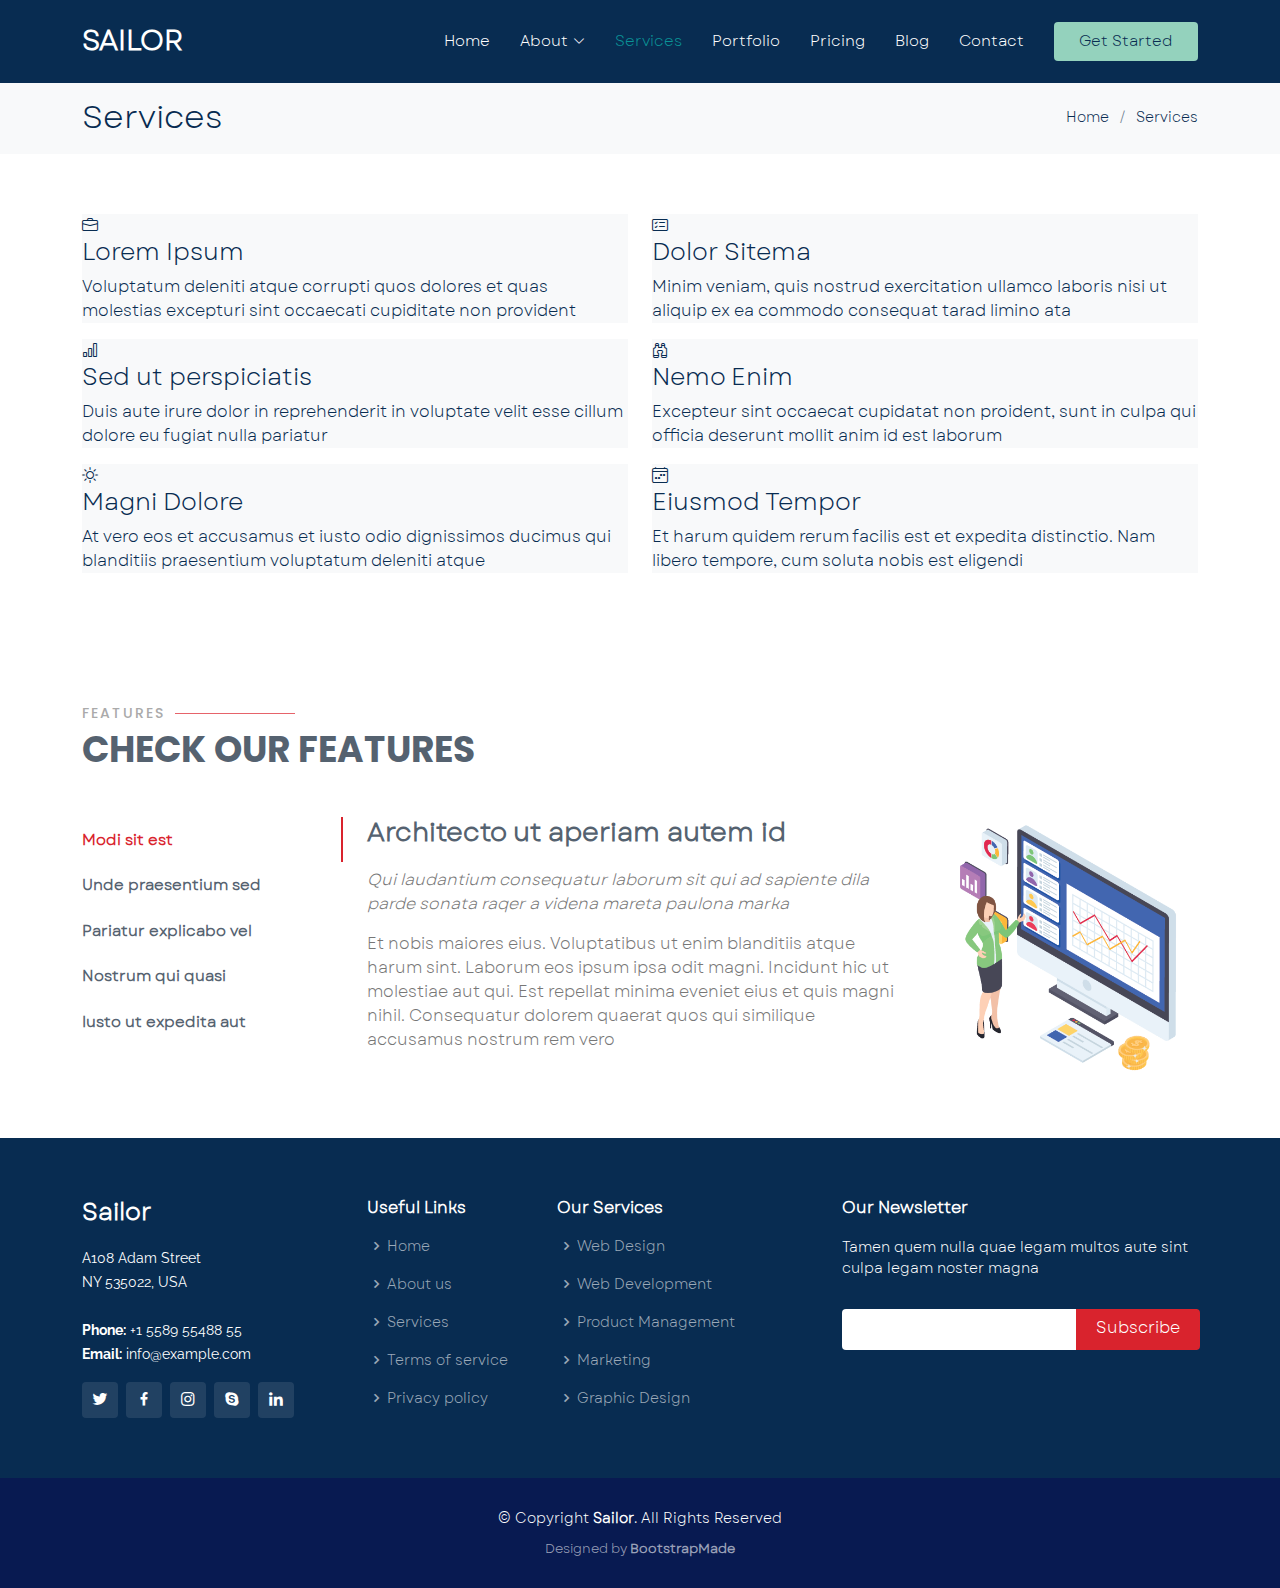
<file: services.html>
<!DOCTYPE html>
<html lang="en">

<head>
  <meta charset="utf-8">
  <meta content="width=device-width, initial-scale=1.0" name="viewport">

  <title>Services - Sailor Bootstrap Template</title>
  <meta content="" name="description">
  <meta content="" name="keywords">

  <!-- Favicons -->
  <link href="assets/img/favicon.png" rel="icon">
  <link href="assets/img/apple-touch-icon.png" rel="apple-touch-icon">

  <!-- Google Fonts -->
  <link href="https://fonts.googleapis.com/css?family=Open+Sans:300,300i,400,400i,600,600i,700,700i|Raleway:300,300i,400,400i,500,500i,600,600i,700,700i|Poppins:300,300i,400,400i,500,500i,600,600i,700,700i" rel="stylesheet">

  <!-- Vendor CSS Files -->
  <link href="assets/vendor/animate.css/animate.min.css" rel="stylesheet">
  <link href="assets/vendor/bootstrap/css/bootstrap.min.css" rel="stylesheet">
  <link href="assets/vendor/bootstrap-icons/bootstrap-icons.css" rel="stylesheet">
  <link href="assets/vendor/boxicons/css/boxicons.min.css" rel="stylesheet">
  <link href="assets/vendor/glightbox/css/glightbox.min.css" rel="stylesheet">
  <link href="assets/vendor/remixicon/remixicon.css" rel="stylesheet">
  <link href="assets/vendor/swiper/swiper-bundle.min.css" rel="stylesheet">

  <!-- Template Main CSS File -->
  <link href="assets/css/style.css" rel="stylesheet">

  <!-- =======================================================
  * Template Name: Sailor - v4.9.0
  * Template URL: https://bootstrapmade.com/sailor-free-bootstrap-theme/
  * Author: BootstrapMade.com
  * License: https://bootstrapmade.com/license/
  ======================================================== -->
</head>

<body>

  <!-- ======= Header ======= -->
  <header id="header" class="fixed-top d-flex align-items-center">
    <div class="container d-flex align-items-center">

      <h1 class="logo me-auto"><a href="index.html">Sailor</a></h1>
      <!-- Uncomment below if you prefer to use an image logo -->
      <!-- <a href="index.html" class="logo me-auto"><img src="assets/img/logo.png" alt="" class="img-fluid"></a>-->

      <nav id="navbar" class="navbar">
        <ul>
          <li><a href="index.html">Home</a></li>

          <li class="dropdown"><a href="#"><span>About</span> <i class="bi bi-chevron-down"></i></a>
            <ul>
              <li><a href="about.html">About</a></li>
              <li><a href="team.html">Team</a></li>
              <li><a href="testimonials.html">Testimonials</a></li>

              <li class="dropdown"><a href="#"><span>Deep Drop Down</span> <i class="bi bi-chevron-right"></i></a>
                <ul>
                  <li><a href="#">Deep Drop Down 1</a></li>
                  <li><a href="#">Deep Drop Down 2</a></li>
                  <li><a href="#">Deep Drop Down 3</a></li>
                  <li><a href="#">Deep Drop Down 4</a></li>
                  <li><a href="#">Deep Drop Down 5</a></li>
                </ul>
              </li>
            </ul>
          </li>
          <li><a href="services.html" class="active">Services</a></li>
          <li><a href="portfolio.html">Portfolio</a></li>
          <li><a href="pricing.html">Pricing</a></li>
          <li><a href="blog.html">Blog</a></li>

          <li><a href="contact.html">Contact</a></li>
          <li><a href="index.html" class="getstarted">Get Started</a></li>
        </ul>
        <i class="bi bi-list mobile-nav-toggle"></i>
      </nav><!-- .navbar -->

    </div>
  </header><!-- End Header -->

  <main id="main">

    <!-- ======= Breadcrumbs ======= -->
    <section id="breadcrumbs" class="breadcrumbs">
      <div class="container">

        <div class="d-flex justify-content-between align-items-center">
          <h2>Services</h2>
          <ol>
            <li><a href="index.html">Home</a></li>
            <li>Services</li>
          </ol>
        </div>

      </div>
    </section><!-- End Breadcrumbs -->

    <!-- ======= Services Section ======= -->
    <section id="services" class="services">
      <div class="container">

        <div class="row">
          <div class="col-md-6">
            <div class="icon-box">
              <i class="bi bi-briefcase"></i>
              <h4><a href="#">Lorem Ipsum</a></h4>
              <p>Voluptatum deleniti atque corrupti quos dolores et quas molestias excepturi sint occaecati cupiditate non provident</p>
            </div>
          </div>
          <div class="col-md-6 mt-4 mt-md-0">
            <div class="icon-box">
              <i class="bi bi-card-checklist"></i>
              <h4><a href="#">Dolor Sitema</a></h4>
              <p>Minim veniam, quis nostrud exercitation ullamco laboris nisi ut aliquip ex ea commodo consequat tarad limino ata</p>
            </div>
          </div>
          <div class="col-md-6 mt-4 mt-md-0">
            <div class="icon-box">
              <i class="bi bi-bar-chart"></i>
              <h4><a href="#">Sed ut perspiciatis</a></h4>
              <p>Duis aute irure dolor in reprehenderit in voluptate velit esse cillum dolore eu fugiat nulla pariatur</p>
            </div>
          </div>
          <div class="col-md-6 mt-4 mt-md-0">
            <div class="icon-box">
              <i class="bi bi-binoculars"></i>
              <h4><a href="#">Nemo Enim</a></h4>
              <p>Excepteur sint occaecat cupidatat non proident, sunt in culpa qui officia deserunt mollit anim id est laborum</p>
            </div>
          </div>
          <div class="col-md-6 mt-4 mt-md-0">
            <div class="icon-box">
              <i class="bi bi-brightness-high"></i>
              <h4><a href="#">Magni Dolore</a></h4>
              <p>At vero eos et accusamus et iusto odio dignissimos ducimus qui blanditiis praesentium voluptatum deleniti atque</p>
            </div>
          </div>
          <div class="col-md-6 mt-4 mt-md-0">
            <div class="icon-box">
              <i class="bi bi-calendar4-week"></i>
              <h4><a href="#">Eiusmod Tempor</a></h4>
              <p>Et harum quidem rerum facilis est et expedita distinctio. Nam libero tempore, cum soluta nobis est eligendi</p>
            </div>
          </div>
        </div>

      </div>
    </section><!-- End Services Section -->

    <!-- ======= Features Section ======= -->
    <section id="features" class="features">
      <div class="container">

        <div class="section-title">
          <h2>Features</h2>
          <p>Check our Features</p>
        </div>

        <div class="row">
          <div class="col-lg-3">
            <ul class="nav nav-tabs flex-column">
              <li class="nav-item">
                <a class="nav-link active show" data-bs-toggle="tab" href="#tab-1">Modi sit est</a>
              </li>
              <li class="nav-item">
                <a class="nav-link" data-bs-toggle="tab" href="#tab-2">Unde praesentium sed</a>
              </li>
              <li class="nav-item">
                <a class="nav-link" data-bs-toggle="tab" href="#tab-3">Pariatur explicabo vel</a>
              </li>
              <li class="nav-item">
                <a class="nav-link" data-bs-toggle="tab" href="#tab-4">Nostrum qui quasi</a>
              </li>
              <li class="nav-item">
                <a class="nav-link" data-bs-toggle="tab" href="#tab-5">Iusto ut expedita aut</a>
              </li>
            </ul>
          </div>
          <div class="col-lg-9 mt-4 mt-lg-0">
            <div class="tab-content">
              <div class="tab-pane active show" id="tab-1">
                <div class="row">
                  <div class="col-lg-8 details order-2 order-lg-1">
                    <h3>Architecto ut aperiam autem id</h3>
                    <p class="fst-italic">Qui laudantium consequatur laborum sit qui ad sapiente dila parde sonata raqer a videna mareta paulona marka</p>
                    <p>Et nobis maiores eius. Voluptatibus ut enim blanditiis atque harum sint. Laborum eos ipsum ipsa odit magni. Incidunt hic ut molestiae aut qui. Est repellat minima eveniet eius et quis magni nihil. Consequatur dolorem quaerat quos qui similique accusamus nostrum rem vero</p>
                  </div>
                  <div class="col-lg-4 text-center order-1 order-lg-2">
                    <img src="assets/img/features-1.png" alt="" class="img-fluid">
                  </div>
                </div>
              </div>
              <div class="tab-pane" id="tab-2">
                <div class="row">
                  <div class="col-lg-8 details order-2 order-lg-1">
                    <h3>Et blanditiis nemo veritatis excepturi</h3>
                    <p class="fst-italic">Qui laudantium consequatur laborum sit qui ad sapiente dila parde sonata raqer a videna mareta paulona marka</p>
                    <p>Ea ipsum voluptatem consequatur quis est. Illum error ullam omnis quia et reiciendis sunt sunt est. Non aliquid repellendus itaque accusamus eius et velit ipsa voluptates. Optio nesciunt eaque beatae accusamus lerode pakto madirna desera vafle de nideran pal</p>
                  </div>
                  <div class="col-lg-4 text-center order-1 order-lg-2">
                    <img src="assets/img/features-2.png" alt="" class="img-fluid">
                  </div>
                </div>
              </div>
              <div class="tab-pane" id="tab-3">
                <div class="row">
                  <div class="col-lg-8 details order-2 order-lg-1">
                    <h3>Impedit facilis occaecati odio neque aperiam sit</h3>
                    <p class="fst-italic">Eos voluptatibus quo. Odio similique illum id quidem non enim fuga. Qui natus non sunt dicta dolor et. In asperiores velit quaerat perferendis aut</p>
                    <p>Iure officiis odit rerum. Harum sequi eum illum corrupti culpa veritatis quisquam. Neque necessitatibus illo rerum eum ut. Commodi ipsam minima molestiae sed laboriosam a iste odio. Earum odit nesciunt fugiat sit ullam. Soluta et harum voluptatem optio quae</p>
                  </div>
                  <div class="col-lg-4 text-center order-1 order-lg-2">
                    <img src="assets/img/features-3.png" alt="" class="img-fluid">
                  </div>
                </div>
              </div>
              <div class="tab-pane" id="tab-4">
                <div class="row">
                  <div class="col-lg-8 details order-2 order-lg-1">
                    <h3>Fuga dolores inventore laboriosam ut est accusamus laboriosam dolore</h3>
                    <p class="fst-italic">Totam aperiam accusamus. Repellat consequuntur iure voluptas iure porro quis delectus</p>
                    <p>Eaque consequuntur consequuntur libero expedita in voluptas. Nostrum ipsam necessitatibus aliquam fugiat debitis quis velit. Eum ex maxime error in consequatur corporis atque. Eligendi asperiores sed qui veritatis aperiam quia a laborum inventore</p>
                  </div>
                  <div class="col-lg-4 text-center order-1 order-lg-2">
                    <img src="assets/img/features-4.png" alt="" class="img-fluid">
                  </div>
                </div>
              </div>
              <div class="tab-pane" id="tab-5">
                <div class="row">
                  <div class="col-lg-8 details order-2 order-lg-1">
                    <h3>Est eveniet ipsam sindera pad rone matrelat sando reda</h3>
                    <p class="fst-italic">Omnis blanditiis saepe eos autem qui sunt debitis porro quia.</p>
                    <p>Exercitationem nostrum omnis. Ut reiciendis repudiandae minus. Omnis recusandae ut non quam ut quod eius qui. Ipsum quia odit vero atque qui quibusdam amet. Occaecati sed est sint aut vitae molestiae voluptate vel</p>
                  </div>
                  <div class="col-lg-4 text-center order-1 order-lg-2">
                    <img src="assets/img/features-5.png" alt="" class="img-fluid">
                  </div>
                </div>
              </div>
            </div>
          </div>
        </div>

      </div>
    </section><!-- End Features Section -->

  </main><!-- End #main -->

  <!-- ======= Footer ======= -->
  <footer id="footer">
    <div class="footer-top">
      <div class="container">
        <div class="row">

          <div class="col-lg-3 col-md-6">
            <div class="footer-info">
              <h3>Sailor</h3>
              <p>
                A108 Adam Street <br>
                NY 535022, USA<br><br>
                <strong>Phone:</strong> +1 5589 55488 55<br>
                <strong>Email:</strong> info@example.com<br>
              </p>
              <div class="social-links mt-3">
                <a href="#" class="twitter"><i class="bx bxl-twitter"></i></a>
                <a href="#" class="facebook"><i class="bx bxl-facebook"></i></a>
                <a href="#" class="instagram"><i class="bx bxl-instagram"></i></a>
                <a href="#" class="google-plus"><i class="bx bxl-skype"></i></a>
                <a href="#" class="linkedin"><i class="bx bxl-linkedin"></i></a>
              </div>
            </div>
          </div>

          <div class="col-lg-2 col-md-6 footer-links">
            <h4>Useful Links</h4>
            <ul>
              <li><i class="bx bx-chevron-right"></i> <a href="#">Home</a></li>
              <li><i class="bx bx-chevron-right"></i> <a href="#">About us</a></li>
              <li><i class="bx bx-chevron-right"></i> <a href="#">Services</a></li>
              <li><i class="bx bx-chevron-right"></i> <a href="#">Terms of service</a></li>
              <li><i class="bx bx-chevron-right"></i> <a href="#">Privacy policy</a></li>
            </ul>
          </div>

          <div class="col-lg-3 col-md-6 footer-links">
            <h4>Our Services</h4>
            <ul>
              <li><i class="bx bx-chevron-right"></i> <a href="#">Web Design</a></li>
              <li><i class="bx bx-chevron-right"></i> <a href="#">Web Development</a></li>
              <li><i class="bx bx-chevron-right"></i> <a href="#">Product Management</a></li>
              <li><i class="bx bx-chevron-right"></i> <a href="#">Marketing</a></li>
              <li><i class="bx bx-chevron-right"></i> <a href="#">Graphic Design</a></li>
            </ul>
          </div>

          <div class="col-lg-4 col-md-6 footer-newsletter">
            <h4>Our Newsletter</h4>
            <p>Tamen quem nulla quae legam multos aute sint culpa legam noster magna</p>
            <form action="" method="post">
              <input type="email" name="email"><input type="submit" value="Subscribe">
            </form>

          </div>

        </div>
      </div>
    </div>

    <div class="container">
      <div class="copyright">
        &copy; Copyright <strong><span>Sailor</span></strong>. All Rights Reserved
      </div>
      <div class="credits">
        <!-- All the links in the footer should remain intact. -->
        <!-- You can delete the links only if you purchased the pro version. -->
        <!-- Licensing information: https://bootstrapmade.com/license/ -->
        <!-- Purchase the pro version with working PHP/AJAX contact form: https://bootstrapmade.com/sailor-free-bootstrap-theme/ -->
        Designed by <a href="https://bootstrapmade.com/">BootstrapMade</a>
      </div>
    </div>
  </footer><!-- End Footer -->

  <a href="#" class="back-to-top d-flex align-items-center justify-content-center"><i class="bi bi-arrow-up-short"></i></a>

  <!-- Vendor JS Files -->
  <script src="assets/vendor/bootstrap/js/bootstrap.bundle.min.js"></script>
  <script src="assets/vendor/glightbox/js/glightbox.min.js"></script>
  <script src="assets/vendor/isotope-layout/isotope.pkgd.min.js"></script>
  <script src="assets/vendor/swiper/swiper-bundle.min.js"></script>
  <script src="assets/vendor/waypoints/noframework.waypoints.js"></script>
  <script src="assets/vendor/php-email-form/validate.js"></script>

  <!-- Template Main JS File -->
  <script src="assets/js/main.js"></script>

</body>

</html>
</file>
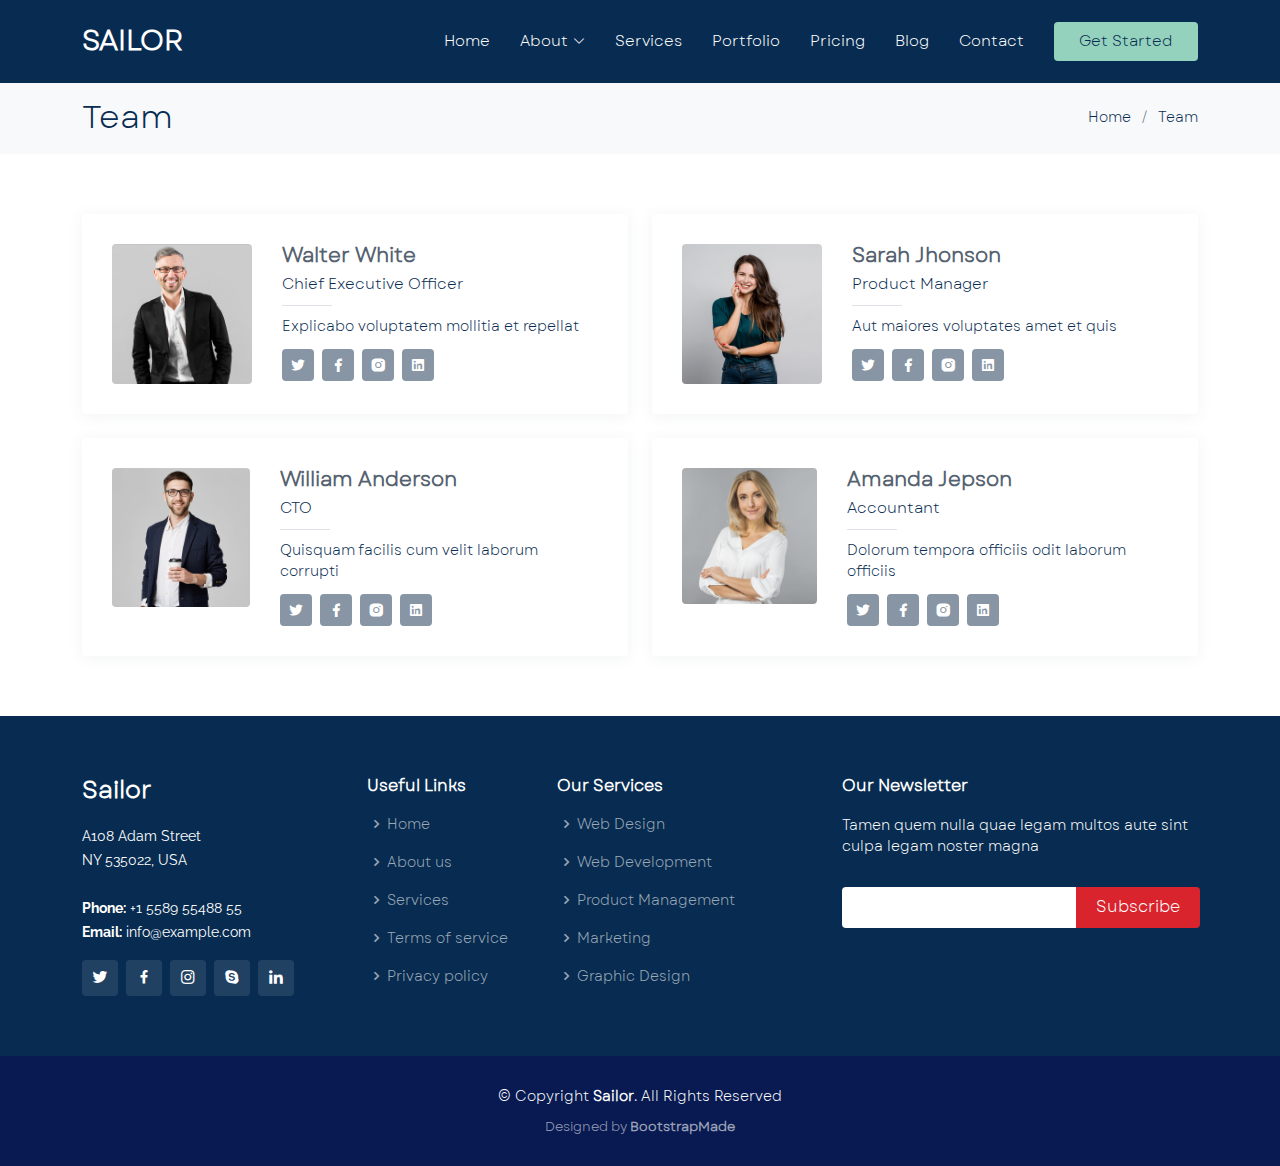
<file: team.html>
<!DOCTYPE html>
<html lang="en">

<head>
  <meta charset="utf-8">
  <meta content="width=device-width, initial-scale=1.0" name="viewport">

  <title>Team - Sailor Bootstrap Template</title>
  <meta content="" name="description">
  <meta content="" name="keywords">

  <!-- Favicons -->
  <link href="assets/img/favicon.png" rel="icon">
  <link href="assets/img/apple-touch-icon.png" rel="apple-touch-icon">

  <!-- Google Fonts -->
  <link href="https://fonts.googleapis.com/css?family=Open+Sans:300,300i,400,400i,600,600i,700,700i|Raleway:300,300i,400,400i,500,500i,600,600i,700,700i|Poppins:300,300i,400,400i,500,500i,600,600i,700,700i" rel="stylesheet">

  <!-- Vendor CSS Files -->
  <link href="assets/vendor/animate.css/animate.min.css" rel="stylesheet">
  <link href="assets/vendor/bootstrap/css/bootstrap.min.css" rel="stylesheet">
  <link href="assets/vendor/bootstrap-icons/bootstrap-icons.css" rel="stylesheet">
  <link href="assets/vendor/boxicons/css/boxicons.min.css" rel="stylesheet">
  <link href="assets/vendor/glightbox/css/glightbox.min.css" rel="stylesheet">
  <link href="assets/vendor/remixicon/remixicon.css" rel="stylesheet">
  <link href="assets/vendor/swiper/swiper-bundle.min.css" rel="stylesheet">

  <!-- Template Main CSS File -->
  <link href="assets/css/style.css" rel="stylesheet">

  <!-- =======================================================
  * Template Name: Sailor - v4.9.0
  * Template URL: https://bootstrapmade.com/sailor-free-bootstrap-theme/
  * Author: BootstrapMade.com
  * License: https://bootstrapmade.com/license/
  ======================================================== -->
</head>

<body>

  <!-- ======= Header ======= -->
  <header id="header" class="fixed-top d-flex align-items-center">
    <div class="container d-flex align-items-center">

      <h1 class="logo me-auto"><a href="index.html">Sailor</a></h1>
      <!-- Uncomment below if you prefer to use an image logo -->
      <!-- <a href="index.html" class="logo me-auto"><img src="assets/img/logo.png" alt="" class="img-fluid"></a>-->

      <nav id="navbar" class="navbar">
        <ul>
          <li><a href="index.html">Home</a></li>

          <li class="dropdown"><a href="#"><span>About</span> <i class="bi bi-chevron-down"></i></a>
            <ul>
              <li><a href="about.html">About</a></li>
              <li><a href="team.html" class="active">Team</a></li>
              <li><a href="testimonials.html">Testimonials</a></li>

              <li class="dropdown"><a href="#"><span>Deep Drop Down</span> <i class="bi bi-chevron-right"></i></a>
                <ul>
                  <li><a href="#">Deep Drop Down 1</a></li>
                  <li><a href="#">Deep Drop Down 2</a></li>
                  <li><a href="#">Deep Drop Down 3</a></li>
                  <li><a href="#">Deep Drop Down 4</a></li>
                  <li><a href="#">Deep Drop Down 5</a></li>
                </ul>
              </li>
            </ul>
          </li>
          <li><a href="services.html">Services</a></li>
          <li><a href="portfolio.html">Portfolio</a></li>
          <li><a href="pricing.html">Pricing</a></li>
          <li><a href="blog.html">Blog</a></li>

          <li><a href="contact.html">Contact</a></li>
          <li><a href="index.html" class="getstarted">Get Started</a></li>
        </ul>
        <i class="bi bi-list mobile-nav-toggle"></i>
      </nav><!-- .navbar -->

    </div>
  </header><!-- End Header -->

  <main id="main">

    <!-- ======= Breadcrumbs ======= -->
    <section id="breadcrumbs" class="breadcrumbs">
      <div class="container">

        <div class="d-flex justify-content-between align-items-center">
          <h2>Team</h2>
          <ol>
            <li><a href="index.html">Home</a></li>
            <li>Team</li>
          </ol>
        </div>

      </div>
    </section><!-- End Breadcrumbs -->

    <!-- ======= Team Section ======= -->
    <section id="team" class="team ">
      <div class="container">

        <div class="row">

          <div class="col-lg-6">
            <div class="member d-flex align-items-start">
              <div class="pic"><img src="assets/img/team/team-1.jpg" class="img-fluid" alt=""></div>
              <div class="member-info">
                <h4>Walter White</h4>
                <span>Chief Executive Officer</span>
                <p>Explicabo voluptatem mollitia et repellat</p>
                <div class="social">
                  <a href=""><i class="ri-twitter-fill"></i></a>
                  <a href=""><i class="ri-facebook-fill"></i></a>
                  <a href=""><i class="ri-instagram-fill"></i></a>
                  <a href=""> <i class="ri-linkedin-box-fill"></i> </a>
                </div>
              </div>
            </div>
          </div>

          <div class="col-lg-6 mt-4 mt-lg-0">
            <div class="member d-flex align-items-start">
              <div class="pic"><img src="assets/img/team/team-2.jpg" class="img-fluid" alt=""></div>
              <div class="member-info">
                <h4>Sarah Jhonson</h4>
                <span>Product Manager</span>
                <p>Aut maiores voluptates amet et quis</p>
                <div class="social">
                  <a href=""><i class="ri-twitter-fill"></i></a>
                  <a href=""><i class="ri-facebook-fill"></i></a>
                  <a href=""><i class="ri-instagram-fill"></i></a>
                  <a href=""> <i class="ri-linkedin-box-fill"></i> </a>
                </div>
              </div>
            </div>
          </div>

          <div class="col-lg-6 mt-4">
            <div class="member d-flex align-items-start">
              <div class="pic"><img src="assets/img/team/team-3.jpg" class="img-fluid" alt=""></div>
              <div class="member-info">
                <h4>William Anderson</h4>
                <span>CTO</span>
                <p>Quisquam facilis cum velit laborum corrupti</p>
                <div class="social">
                  <a href=""><i class="ri-twitter-fill"></i></a>
                  <a href=""><i class="ri-facebook-fill"></i></a>
                  <a href=""><i class="ri-instagram-fill"></i></a>
                  <a href=""> <i class="ri-linkedin-box-fill"></i> </a>
                </div>
              </div>
            </div>
          </div>

          <div class="col-lg-6 mt-4">
            <div class="member d-flex align-items-start">
              <div class="pic"><img src="assets/img/team/team-4.jpg" class="img-fluid" alt=""></div>
              <div class="member-info">
                <h4>Amanda Jepson</h4>
                <span>Accountant</span>
                <p>Dolorum tempora officiis odit laborum officiis</p>
                <div class="social">
                  <a href=""><i class="ri-twitter-fill"></i></a>
                  <a href=""><i class="ri-facebook-fill"></i></a>
                  <a href=""><i class="ri-instagram-fill"></i></a>
                  <a href=""> <i class="ri-linkedin-box-fill"></i> </a>
                </div>
              </div>
            </div>
          </div>

        </div>

      </div>
    </section><!-- End Team Section -->

  </main><!-- End #main -->

  <!-- ======= Footer ======= -->
  <footer id="footer">
    <div class="footer-top">
      <div class="container">
        <div class="row">

          <div class="col-lg-3 col-md-6">
            <div class="footer-info">
              <h3>Sailor</h3>
              <p>
                A108 Adam Street <br>
                NY 535022, USA<br><br>
                <strong>Phone:</strong> +1 5589 55488 55<br>
                <strong>Email:</strong> info@example.com<br>
              </p>
              <div class="social-links mt-3">
                <a href="#" class="twitter"><i class="bx bxl-twitter"></i></a>
                <a href="#" class="facebook"><i class="bx bxl-facebook"></i></a>
                <a href="#" class="instagram"><i class="bx bxl-instagram"></i></a>
                <a href="#" class="google-plus"><i class="bx bxl-skype"></i></a>
                <a href="#" class="linkedin"><i class="bx bxl-linkedin"></i></a>
              </div>
            </div>
          </div>

          <div class="col-lg-2 col-md-6 footer-links">
            <h4>Useful Links</h4>
            <ul>
              <li><i class="bx bx-chevron-right"></i> <a href="#">Home</a></li>
              <li><i class="bx bx-chevron-right"></i> <a href="#">About us</a></li>
              <li><i class="bx bx-chevron-right"></i> <a href="#">Services</a></li>
              <li><i class="bx bx-chevron-right"></i> <a href="#">Terms of service</a></li>
              <li><i class="bx bx-chevron-right"></i> <a href="#">Privacy policy</a></li>
            </ul>
          </div>

          <div class="col-lg-3 col-md-6 footer-links">
            <h4>Our Services</h4>
            <ul>
              <li><i class="bx bx-chevron-right"></i> <a href="#">Web Design</a></li>
              <li><i class="bx bx-chevron-right"></i> <a href="#">Web Development</a></li>
              <li><i class="bx bx-chevron-right"></i> <a href="#">Product Management</a></li>
              <li><i class="bx bx-chevron-right"></i> <a href="#">Marketing</a></li>
              <li><i class="bx bx-chevron-right"></i> <a href="#">Graphic Design</a></li>
            </ul>
          </div>

          <div class="col-lg-4 col-md-6 footer-newsletter">
            <h4>Our Newsletter</h4>
            <p>Tamen quem nulla quae legam multos aute sint culpa legam noster magna</p>
            <form action="" method="post">
              <input type="email" name="email"><input type="submit" value="Subscribe">
            </form>

          </div>

        </div>
      </div>
    </div>

    <div class="container">
      <div class="copyright">
        &copy; Copyright <strong><span>Sailor</span></strong>. All Rights Reserved
      </div>
      <div class="credits">
        <!-- All the links in the footer should remain intact. -->
        <!-- You can delete the links only if you purchased the pro version. -->
        <!-- Licensing information: https://bootstrapmade.com/license/ -->
        <!-- Purchase the pro version with working PHP/AJAX contact form: https://bootstrapmade.com/sailor-free-bootstrap-theme/ -->
        Designed by <a href="https://bootstrapmade.com/">BootstrapMade</a>
      </div>
    </div>
  </footer><!-- End Footer -->

  <a href="#" class="back-to-top d-flex align-items-center justify-content-center"><i class="bi bi-arrow-up-short"></i></a>

  <!-- Vendor JS Files -->
  <script src="assets/vendor/bootstrap/js/bootstrap.bundle.min.js"></script>
  <script src="assets/vendor/glightbox/js/glightbox.min.js"></script>
  <script src="assets/vendor/isotope-layout/isotope.pkgd.min.js"></script>
  <script src="assets/vendor/swiper/swiper-bundle.min.js"></script>
  <script src="assets/vendor/waypoints/noframework.waypoints.js"></script>
  <script src="assets/vendor/php-email-form/validate.js"></script>

  <!-- Template Main JS File -->
  <script src="assets/js/main.js"></script>

</body>

</html>
</file>
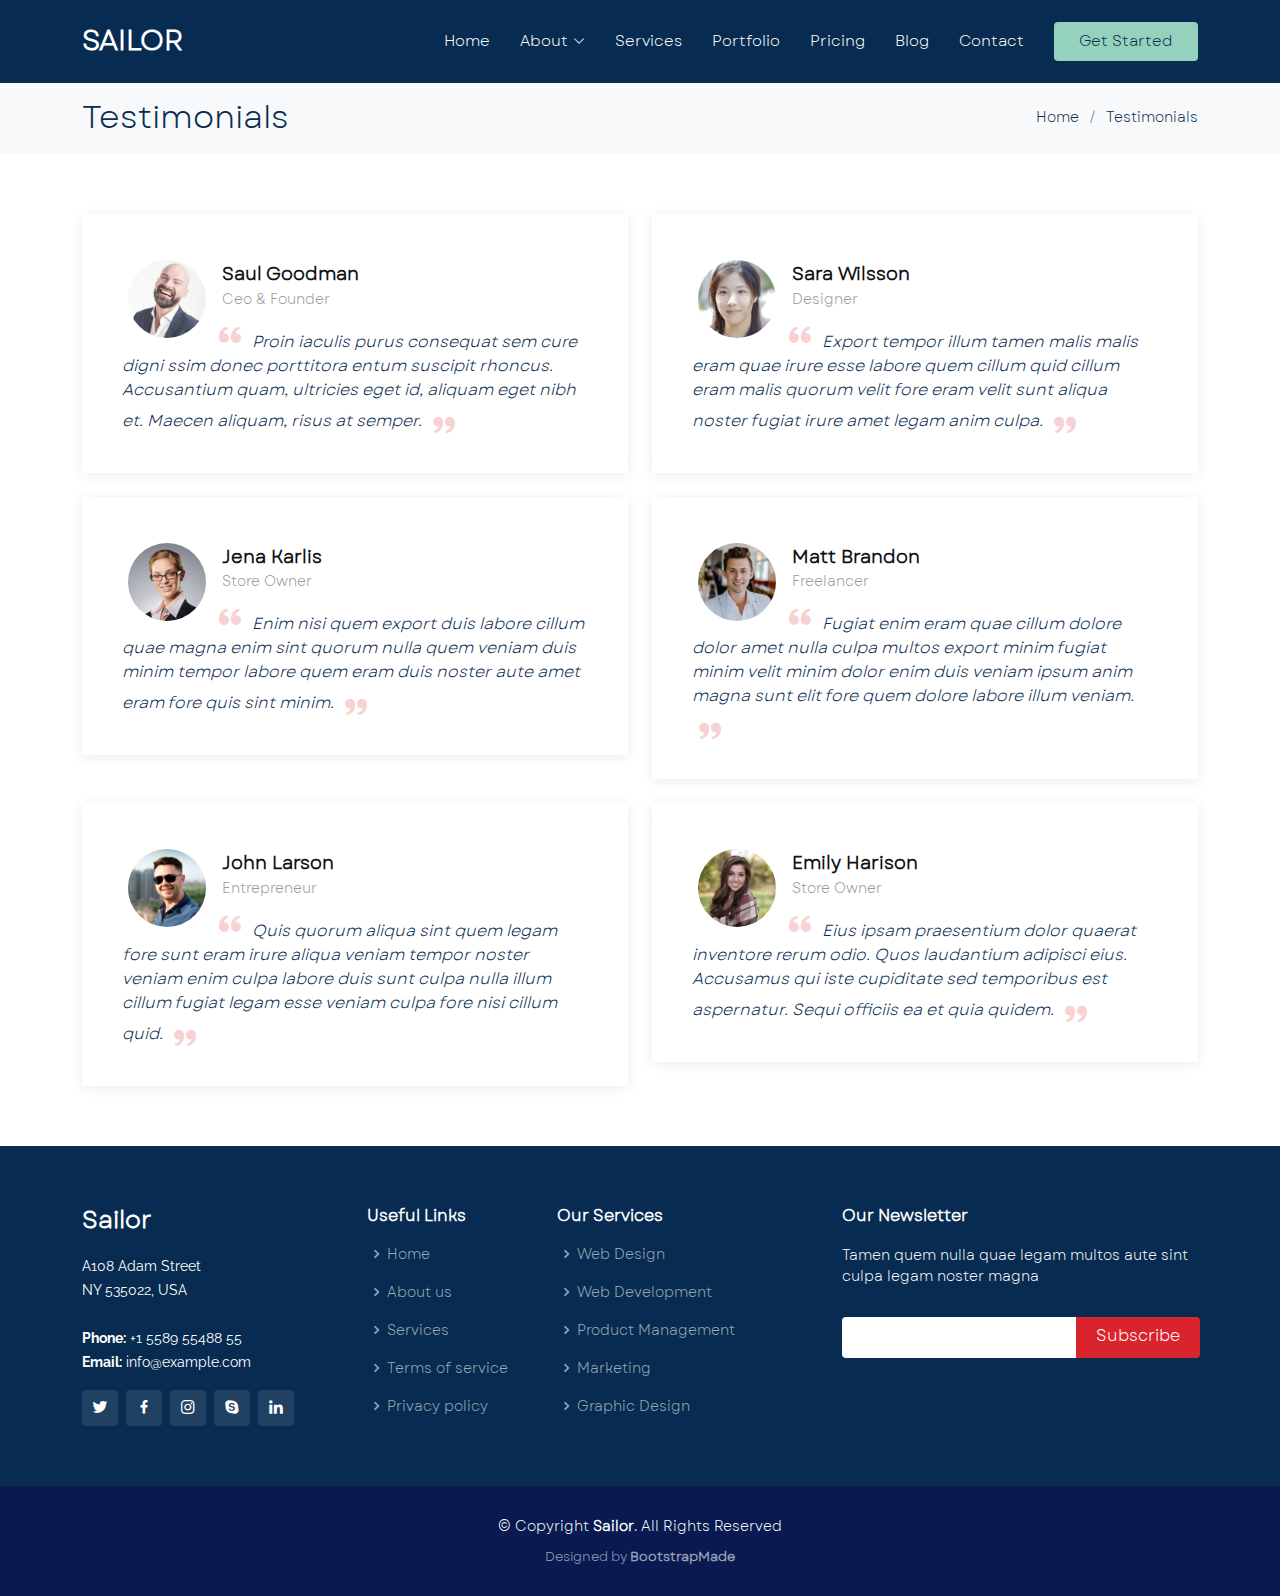
<file: testimonials.html>
<!DOCTYPE html>
<html lang="en">

<head>
  <meta charset="utf-8">
  <meta content="width=device-width, initial-scale=1.0" name="viewport">

  <title>Testimonials - Sailor Bootstrap Template</title>
  <meta content="" name="description">
  <meta content="" name="keywords">

  <!-- Favicons -->
  <link href="assets/img/favicon.png" rel="icon">
  <link href="assets/img/apple-touch-icon.png" rel="apple-touch-icon">

  <!-- Google Fonts -->
  <link href="https://fonts.googleapis.com/css?family=Open+Sans:300,300i,400,400i,600,600i,700,700i|Raleway:300,300i,400,400i,500,500i,600,600i,700,700i|Poppins:300,300i,400,400i,500,500i,600,600i,700,700i" rel="stylesheet">

  <!-- Vendor CSS Files -->
  <link href="assets/vendor/animate.css/animate.min.css" rel="stylesheet">
  <link href="assets/vendor/bootstrap/css/bootstrap.min.css" rel="stylesheet">
  <link href="assets/vendor/bootstrap-icons/bootstrap-icons.css" rel="stylesheet">
  <link href="assets/vendor/boxicons/css/boxicons.min.css" rel="stylesheet">
  <link href="assets/vendor/glightbox/css/glightbox.min.css" rel="stylesheet">
  <link href="assets/vendor/remixicon/remixicon.css" rel="stylesheet">
  <link href="assets/vendor/swiper/swiper-bundle.min.css" rel="stylesheet">

  <!-- Template Main CSS File -->
  <link href="assets/css/style.css" rel="stylesheet">

  <!-- =======================================================
  * Template Name: Sailor - v4.9.0
  * Template URL: https://bootstrapmade.com/sailor-free-bootstrap-theme/
  * Author: BootstrapMade.com
  * License: https://bootstrapmade.com/license/
  ======================================================== -->
</head>

<body>

  <!-- ======= Header ======= -->
  <header id="header" class="fixed-top d-flex align-items-center">
    <div class="container d-flex align-items-center">

      <h1 class="logo me-auto"><a href="index.html">Sailor</a></h1>
      <!-- Uncomment below if you prefer to use an image logo -->
      <!-- <a href="index.html" class="logo me-auto"><img src="assets/img/logo.png" alt="" class="img-fluid"></a>-->

      <nav id="navbar" class="navbar">
        <ul>
          <li><a href="index.html">Home</a></li>

          <li class="dropdown"><a href="#"><span>About</span> <i class="bi bi-chevron-down"></i></a>
            <ul>
              <li><a href="about.html">About</a></li>
              <li><a href="team.html">Team</a></li>
              <li><a href="testimonials.html" class="active">Testimonials</a></li>

              <li class="dropdown"><a href="#"><span>Deep Drop Down</span> <i class="bi bi-chevron-right"></i></a>
                <ul>
                  <li><a href="#">Deep Drop Down 1</a></li>
                  <li><a href="#">Deep Drop Down 2</a></li>
                  <li><a href="#">Deep Drop Down 3</a></li>
                  <li><a href="#">Deep Drop Down 4</a></li>
                  <li><a href="#">Deep Drop Down 5</a></li>
                </ul>
              </li>
            </ul>
          </li>
          <li><a href="services.html">Services</a></li>
          <li><a href="portfolio.html">Portfolio</a></li>
          <li><a href="pricing.html">Pricing</a></li>
          <li><a href="blog.html">Blog</a></li>

          <li><a href="contact.html">Contact</a></li>
          <li><a href="index.html" class="getstarted">Get Started</a></li>
        </ul>
        <i class="bi bi-list mobile-nav-toggle"></i>
      </nav><!-- .navbar -->

    </div>
  </header><!-- End Header -->

  <main id="main">

    <!-- ======= Breadcrumbs ======= -->
    <section id="breadcrumbs" class="breadcrumbs">
      <div class="container">

        <div class="d-flex justify-content-between align-items-center">
          <h2>Testimonials</h2>
          <ol>
            <li><a href="index.html">Home</a></li>
            <li>Testimonials</li>
          </ol>
        </div>

      </div>
    </section><!-- End Breadcrumbs -->

    <!-- ======= Testimonials Section ======= -->
    <section id="testimonials" class="testimonials">
      <div class="container">

        <div class="row">

          <div class="col-lg-6">
            <div class="testimonial-item">
              <img src="assets/img/testimonials/testimonials-1.jpg" class="testimonial-img" alt="">
              <h3>Saul Goodman</h3>
              <h4>Ceo &amp; Founder</h4>
              <p>
                <i class="bx bxs-quote-alt-left quote-icon-left"></i>
                Proin iaculis purus consequat sem cure digni ssim donec porttitora entum suscipit rhoncus. Accusantium quam, ultricies eget id, aliquam eget nibh et. Maecen aliquam, risus at semper.
                <i class="bx bxs-quote-alt-right quote-icon-right"></i>
              </p>
            </div>
          </div>

          <div class="col-lg-6">
            <div class="testimonial-item mt-4 mt-lg-0">
              <img src="assets/img/testimonials/testimonials-2.jpg" class="testimonial-img" alt="">
              <h3>Sara Wilsson</h3>
              <h4>Designer</h4>
              <p>
                <i class="bx bxs-quote-alt-left quote-icon-left"></i>
                Export tempor illum tamen malis malis eram quae irure esse labore quem cillum quid cillum eram malis quorum velit fore eram velit sunt aliqua noster fugiat irure amet legam anim culpa.
                <i class="bx bxs-quote-alt-right quote-icon-right"></i>
              </p>
            </div>
          </div>

          <div class="col-lg-6">
            <div class="testimonial-item mt-4">
              <img src="assets/img/testimonials/testimonials-3.jpg" class="testimonial-img" alt="">
              <h3>Jena Karlis</h3>
              <h4>Store Owner</h4>
              <p>
                <i class="bx bxs-quote-alt-left quote-icon-left"></i>
                Enim nisi quem export duis labore cillum quae magna enim sint quorum nulla quem veniam duis minim tempor labore quem eram duis noster aute amet eram fore quis sint minim.
                <i class="bx bxs-quote-alt-right quote-icon-right"></i>
              </p>
            </div>
          </div>

          <div class="col-lg-6">
            <div class="testimonial-item mt-4">
              <img src="assets/img/testimonials/testimonials-4.jpg" class="testimonial-img" alt="">
              <h3>Matt Brandon</h3>
              <h4>Freelancer</h4>
              <p>
                <i class="bx bxs-quote-alt-left quote-icon-left"></i>
                Fugiat enim eram quae cillum dolore dolor amet nulla culpa multos export minim fugiat minim velit minim dolor enim duis veniam ipsum anim magna sunt elit fore quem dolore labore illum veniam.
                <i class="bx bxs-quote-alt-right quote-icon-right"></i>
              </p>
            </div>
          </div>

          <div class="col-lg-6">
            <div class="testimonial-item mt-4">
              <img src="assets/img/testimonials/testimonials-5.jpg" class="testimonial-img" alt="">
              <h3>John Larson</h3>
              <h4>Entrepreneur</h4>
              <p>
                <i class="bx bxs-quote-alt-left quote-icon-left"></i>
                Quis quorum aliqua sint quem legam fore sunt eram irure aliqua veniam tempor noster veniam enim culpa labore duis sunt culpa nulla illum cillum fugiat legam esse veniam culpa fore nisi cillum quid.
                <i class="bx bxs-quote-alt-right quote-icon-right"></i>
              </p>
            </div>
          </div>

          <div class="col-lg-6">
            <div class="testimonial-item mt-4">
              <img src="assets/img/testimonials/testimonials-6.jpg" class="testimonial-img" alt="">
              <h3>Emily Harison</h3>
              <h4>Store Owner</h4>
              <p>
                <i class="bx bxs-quote-alt-left quote-icon-left"></i>
                Eius ipsam praesentium dolor quaerat inventore rerum odio. Quos laudantium adipisci eius. Accusamus qui iste cupiditate sed temporibus est aspernatur. Sequi officiis ea et quia quidem.
                <i class="bx bxs-quote-alt-right quote-icon-right"></i>
              </p>
            </div>
          </div>

        </div>

      </div>
    </section><!-- End Testimonials Section -->

  </main><!-- End #main -->

  <!-- ======= Footer ======= -->
  <footer id="footer">
    <div class="footer-top">
      <div class="container">
        <div class="row">

          <div class="col-lg-3 col-md-6">
            <div class="footer-info">
              <h3>Sailor</h3>
              <p>
                A108 Adam Street <br>
                NY 535022, USA<br><br>
                <strong>Phone:</strong> +1 5589 55488 55<br>
                <strong>Email:</strong> info@example.com<br>
              </p>
              <div class="social-links mt-3">
                <a href="#" class="twitter"><i class="bx bxl-twitter"></i></a>
                <a href="#" class="facebook"><i class="bx bxl-facebook"></i></a>
                <a href="#" class="instagram"><i class="bx bxl-instagram"></i></a>
                <a href="#" class="google-plus"><i class="bx bxl-skype"></i></a>
                <a href="#" class="linkedin"><i class="bx bxl-linkedin"></i></a>
              </div>
            </div>
          </div>

          <div class="col-lg-2 col-md-6 footer-links">
            <h4>Useful Links</h4>
            <ul>
              <li><i class="bx bx-chevron-right"></i> <a href="#">Home</a></li>
              <li><i class="bx bx-chevron-right"></i> <a href="#">About us</a></li>
              <li><i class="bx bx-chevron-right"></i> <a href="#">Services</a></li>
              <li><i class="bx bx-chevron-right"></i> <a href="#">Terms of service</a></li>
              <li><i class="bx bx-chevron-right"></i> <a href="#">Privacy policy</a></li>
            </ul>
          </div>

          <div class="col-lg-3 col-md-6 footer-links">
            <h4>Our Services</h4>
            <ul>
              <li><i class="bx bx-chevron-right"></i> <a href="#">Web Design</a></li>
              <li><i class="bx bx-chevron-right"></i> <a href="#">Web Development</a></li>
              <li><i class="bx bx-chevron-right"></i> <a href="#">Product Management</a></li>
              <li><i class="bx bx-chevron-right"></i> <a href="#">Marketing</a></li>
              <li><i class="bx bx-chevron-right"></i> <a href="#">Graphic Design</a></li>
            </ul>
          </div>

          <div class="col-lg-4 col-md-6 footer-newsletter">
            <h4>Our Newsletter</h4>
            <p>Tamen quem nulla quae legam multos aute sint culpa legam noster magna</p>
            <form action="" method="post">
              <input type="email" name="email"><input type="submit" value="Subscribe">
            </form>

          </div>

        </div>
      </div>
    </div>

    <div class="container">
      <div class="copyright">
        &copy; Copyright <strong><span>Sailor</span></strong>. All Rights Reserved
      </div>
      <div class="credits">
        <!-- All the links in the footer should remain intact. -->
        <!-- You can delete the links only if you purchased the pro version. -->
        <!-- Licensing information: https://bootstrapmade.com/license/ -->
        <!-- Purchase the pro version with working PHP/AJAX contact form: https://bootstrapmade.com/sailor-free-bootstrap-theme/ -->
        Designed by <a href="https://bootstrapmade.com/">BootstrapMade</a>
      </div>
    </div>
  </footer><!-- End Footer -->

  <a href="#" class="back-to-top d-flex align-items-center justify-content-center"><i class="bi bi-arrow-up-short"></i></a>

  <!-- Vendor JS Files -->
  <script src="assets/vendor/bootstrap/js/bootstrap.bundle.min.js"></script>
  <script src="assets/vendor/glightbox/js/glightbox.min.js"></script>
  <script src="assets/vendor/isotope-layout/isotope.pkgd.min.js"></script>
  <script src="assets/vendor/swiper/swiper-bundle.min.js"></script>
  <script src="assets/vendor/waypoints/noframework.waypoints.js"></script>
  <script src="assets/vendor/php-email-form/validate.js"></script>

  <!-- Template Main JS File -->
  <script src="assets/js/main.js"></script>

</body>

</html>
</file>
<file: assets/css/style.css>
/**
* Template Name: Sailor - v4.9.0
* Template URL: https://bootstrapmade.com/sailor-free-bootstrap-theme/
* Author: BootstrapMade.com
* License: https://bootstrapmade.com/license/
*/

/*--------------------------------------------------------------
# General
--------------------------------------------------------------*/
body {
  font-family: myFirstFont;
  color: #082c51;
}

a {
  text-decoration: none;
  color: #082c51;
}

a:hover {
  color: #ffffff;
  text-decoration: none;
}

h1,
h2,
h3,
h4,
h5,
h6 {
  font-family: myFirstFont;
}

@font-face {
    font-family: myFirstFont;
    src: url(fonts/garet/Garet-Book.ttf);
}

/*--------------------------------------------------------------
# Back to top button
--------------------------------------------------------------*/
.back-to-top {
  position: fixed;
  visibility: hidden;
  opacity: 0;
  right: 15px;
  bottom: 15px;
  z-index: 996;
  background: #082c51;
  width: 40px;
  height: 40px;
  border-radius: 4px;
  transition: all 0.4s;
}

.back-to-top i {
  font-size: 28px;
  color: #fff;
  line-height: 0;
}

.back-to-top:hover {
  background: #94D2BD;
  color: #082c51;
}

.back-to-top.active {
  visibility: visible;
  opacity: 1;
}

/*--------------------------------------------------------------
# Header
--------------------------------------------------------------*/
#header {
  background: #082c51;
  transition: all 0.5s;
  z-index: 997;
  padding: 20px 0;
}

#header.header-scrolled {
  box-shadow: 0px 2px 15px rgba(0, 0, 0, 0.1);
  padding: 12px 0;
}

#header.header-inner-pages {
  box-shadow: 0px 2px 15px rgba(0, 0, 0, 0.1);
}

#header .logo {
  font-size: 28px;
  margin: 0;
  padding: 0;
  line-height: 1;
  font-weight: 700;
  text-transform: uppercase;
  font-family: myFirstFont;
}

#header .logo a {
  color: #ffffff;
}

#header .logo img {
  max-height: 40px;
}

/*--------------------------------------------------------------
# Navigation Menu
--------------------------------------------------------------*/
/**
* Desktop Navigation
*/
.navbar {
  padding: 0;
}

.navbar ul {
  margin: 0;
  padding: 0;
  display: flex;
  list-style: none;
  align-items: center;
}

.navbar li {
  position: relative;
}

.navbar a,
.navbar a:focus {
  display: flex;
  align-items: center;
  justify-content: space-between;
  padding: 10px 0 10px 30px;
  font-family: myFirstFont;
  font-size: 15px;
  font-weight: 500;
  color: #ffffff;
  white-space: nowrap;
  transition: 0.3s;
}

.navbar a i,
.navbar a:focus i {
  font-size: 12px;
  line-height: 0;
  margin-left: 5px;
}

.navbar a:hover,
.navbar .active,
.navbar .active:focus,
.navbar li:hover>a {
  color: #0A9396;
}

.navbar .getstarted,
.navbar .getstarted:focus {
  background: #94D2BD;
  padding: 8px 25px;
  margin-left: 30px;
  border-radius: 4px;
  font-weight: 400;
  color: #082c51;
}

.navbar .getstarted:hover,
.navbar .getstarted:focus:hover {
  color: #fff;
  background: #0A9396;
}

.navbar .dropdown ul {
  display: block;
  position: absolute;
  left: 14px;
  top: calc(100% + 30px);
  margin: 0;
  padding: 10px 0;
  z-index: 99;
  opacity: 0;
  visibility: hidden;
  background: #fff;
  box-shadow: 0px 0px 30px rgba(127, 137, 161, 0.25);
  transition: 0.3s;
}

.navbar .dropdown ul li {
  min-width: 200px;
}

.navbar .dropdown ul a {
  padding: 10px 20px;
  font-size: 15px;
  text-transform: none;
  font-weight: 400;
}

.navbar .dropdown ul a i {
  font-size: 12px;
}

.navbar .dropdown ul a:hover,
.navbar .dropdown ul .active:hover,
.navbar .dropdown ul li:hover>a {
  color: #0A9396;
}

.navbar .dropdown:hover>ul {
  opacity: 1;
  top: 100%;
  visibility: visible;
}

.navbar .dropdown .dropdown ul {
  top: 0;
  left: calc(100% - 30px);
  visibility: hidden;
}

.navbar .dropdown .dropdown:hover>ul {
  opacity: 1;
  top: 0;
  left: 100%;
  visibility: visible;
}

@media (max-width: 1366px) {
  .navbar .dropdown .dropdown ul {
    left: -90%;
  }

  .navbar .dropdown .dropdown:hover>ul {
    left: -100%;
  }
}

/**
* Mobile Navigation
*/
.mobile-nav-toggle {
  color: #556270;
  font-size: 28px;
  cursor: pointer;
  display: none;
  line-height: 0;
  transition: 0.5s;
}

.mobile-nav-toggle.bi-x {
  color: #fff;
}

@media (max-width: 991px) {
  .mobile-nav-toggle {
    display: block;
  }

  .navbar ul {
    display: none;
  }
}

.navbar-mobile {
  position: fixed;
  overflow: hidden;
  top: 0;
  right: 0;
  left: 0;
  bottom: 0;
  background: rgba(63, 73, 83, 0.9);
  transition: 0.3s;
  z-index: 999;
}

.navbar-mobile .mobile-nav-toggle {
  position: absolute;
  top: 15px;
  right: 15px;
}

.navbar-mobile ul {
  display: block;
  position: absolute;
  top: 55px;
  right: 15px;
  bottom: 15px;
  left: 15px;
  padding: 10px 0;
  background-color: #fff;
  overflow-y: auto;
  transition: 0.3s;
}

.navbar-mobile a,
.navbar-mobile a:focus {
  padding: 10px 20px;
  font-size: 15px;
  color: #556270;
}

.navbar-mobile a:hover,
.navbar-mobile .active,
.navbar-mobile li:hover>a {
  color: #0A9396;
}

.navbar-mobile .getstarted,
.navbar-mobile .getstarted:focus {
  margin: 15px;
}

.navbar-mobile .dropdown ul {
  position: static;
  display: none;
  margin: 10px 20px;
  padding: 10px 0;
  z-index: 99;
  opacity: 1;
  visibility: visible;
  background: #fff;
  box-shadow: 0px 0px 30px rgba(127, 137, 161, 0.25);
}

.navbar-mobile .dropdown ul li {
  min-width: 200px;
}

.navbar-mobile .dropdown ul a {
  padding: 10px 20px;
}

.navbar-mobile .dropdown ul a i {
  font-size: 12px;
}

.navbar-mobile .dropdown ul a:hover,
.navbar-mobile .dropdown ul .active:hover,
.navbar-mobile .dropdown ul li:hover>a {
  color: #d9232d;
}

.navbar-mobile .dropdown>.dropdown-active {
  display: block;
}

/*--------------------------------------------------------------
# Hero Section
--------------------------------------------------------------*/
#hero {
  width: 100%;
  height: 100vh;
  background-color: rgba(63, 73, 83, 0.8);
  overflow: hidden;
  position: relative;
}

#hero .carousel,
#hero .carousel-inner,
#hero .carousel-item,
#hero .carousel-item::before {
  position: absolute;
  top: 0;
  right: 0;
  left: 0;
  bottom: 0;
}

#hero .carousel-item {
  background-size: cover;
  background-position: center;
  background-repeat: no-repeat;
}

#hero .carousel-item::before {
  content: "";
  background-color: rgba(30, 35, 40, 0.6);
}

#hero .carousel-container {
  display: flex;
  justify-content: center;
  align-items: center;
  position: absolute;
  bottom: 0;
  top: 70px;
  left: 50px;
  right: 50px;
}

#hero .container {
  text-align: center;
}

#hero h2 {
  font-family: myFirstFont;
  color: #fff;
  margin-bottom: 20px;
  font-size: 48px;
  font-weight: 700;
}

#hero p {
  font-family: myFirstFont;
  font-size: 22px;
  -webkit-animation-delay: 0.4s;
  animation-delay: 0.4s;
  margin: 0 auto 30px auto;
  color: #fff;
}

#hero .carousel-inner .carousel-item {
  transition-property: opacity;
  background-position: center top;
}

#hero .carousel-inner .carousel-item,
#hero .carousel-inner .active.carousel-item-start,
#hero .carousel-inner .active.carousel-item-end {
  opacity: 0;
}

#hero .carousel-inner .active,
#hero .carousel-inner .carousel-item-next.carousel-item-start,
#hero .carousel-inner .carousel-item-prev.carousel-item-end {
  opacity: 1;
  transition: 0.5s;
}

#hero .carousel-inner .carousel-item-next,
#hero .carousel-inner .carousel-item-prev,
#hero .carousel-inner .active.carousel-item-start,
#hero .carousel-inner .active.carousel-item-end {
  left: 0;
  transform: translate3d(0, 0, 0);
}

#hero .carousel-control-next-icon,
#hero .carousel-control-prev-icon {
  background: none;
  font-size: 30px;
  line-height: 0;
  width: auto;
  height: auto;
  background: rgba(255, 255, 255, 0.2);
  border-radius: 50px;
  transition: 0.3s;
  color: rgba(255, 255, 255, 0.5);
  width: 54px;
  height: 54px;
  display: flex;
  align-items: center;
  justify-content: center;
}

#hero .carousel-control-next-icon:hover,
#hero .carousel-control-prev-icon:hover {
  background: rgba(255, 255, 255, 0.3);
  color: rgba(255, 255, 255, 0.8);
}

#hero .carousel-indicators li {
  cursor: pointer;
  background: #fff;
  overflow: hidden;
  border: 0;
  width: 12px;
  height: 12px;
  border-radius: 50px;
  opacity: 0.6;
  transition: 0.3s;
}

#hero .carousel-indicators li.active {
  opacity: 1;
  background: #d9232d;
}

#hero .btn-get-started {
  font-family: "Raleway", sans-serif;
  font-weight: 500;
  font-size: 14px;
  letter-spacing: 1px;
  display: inline-block;
  padding: 14px 32px;
  border-radius: 4px;
  transition: 0.5s;
  line-height: 1;
  color: #fff;
  -webkit-animation-delay: 0.8s;
  animation-delay: 0.8s;
  background: #d9232d;
}

#hero .btn-get-started:hover {
  background: #df3740;
}

@media (max-width: 992px) {
  #hero {
    height: 100vh;
  }

  #hero .carousel-container {
    top: 8px;
  }
}

@media (max-width: 768px) {
  #hero h2 {
    font-size: 28px;
  }
}

@media (min-width: 1024px) {

  #hero .carousel-control-prev,
  #hero .carousel-control-next {
    width: 5%;
  }
}

@media (max-height: 500px) {
  #hero {
    height: 120vh;
  }
}

/*--------------------------------------------------------------
# Sections General
--------------------------------------------------------------*/
section {
  padding: 60px 0;
  overflow: hidden;
}

.section-bg,
.services .icon-box {
  background-color: #f8f9fa;
}

.section-title {
  padding-bottom: 40px;
}

.section-title h2 {
  font-size: 14px;
  font-weight: 500;
  padding: 0;
  line-height: 1px;
  margin: 0 0 5px 0;
  letter-spacing: 2px;
  text-transform: uppercase;
  color: #aaaaaa;
  font-family: "Poppins", sans-serif;
}

.section-title h2::after {
  content: "";
  width: 120px;
  height: 1px;
  display: inline-block;
  background: #e6636a;
  margin: 4px 10px;
}

.section-title p {
  margin: 0;
  margin: 0;
  font-size: 36px;
  font-weight: 700;
  text-transform: uppercase;
  font-family: "Poppins", sans-serif;
  color: #556270;
}

/*--------------------------------------------------------------
# Breadcrumbs
--------------------------------------------------------------*/
.breadcrumbs {
  padding: 18px 0;
  background: #f8f9fa;
  min-height: 40px;
  margin-top: 80px;
}

.breadcrumbs h2 {
  font-size: 32px;
  font-weight: 300;
  margin: 0;
}

.breadcrumbs ol {
  display: flex;
  flex-wrap: wrap;
  list-style: none;
  padding: 0;
  margin: 0;
  font-size: 14px;
}

.breadcrumbs ol li+li {
  padding-left: 10px;
}

.breadcrumbs ol li+li::before {
  display: inline-block;
  padding-right: 10px;
  color: #6b7b8d;
  content: "/";
}

@media (max-width: 992px) {
  .breadcrumbs {
    margin-top: 58px;
  }

  .breadcrumbs .d-flex {
    display: block !important;
  }

  .breadcrumbs h2 {
    margin-bottom: 10px;
  }

  .breadcrumbs ol {
    display: block;
  }

  .breadcrumbs ol li {
    display: inline-block;
  }
}

/*--------------------------------------------------------------
# About
--------------------------------------------------------------*/
.about .content h2 {
  font-weight: 700;
  font-size: 48px;
  line-height: 60px;
  margin-bottom: 20px;
}

.about .content h3 {
  font-weight: 500;
  line-height: 32px;
  font-size: 20px;
}

.about .content ul {
  list-style: none;
  padding: 0;
}

.about .content ul li {
  padding: 10px 0 0 28px;
  position: relative;
}

.about .content ul i {
  left: 0;
  top: 7px;
  position: absolute;
  font-size: 20px;
  color: #94D2BD;
}

.about .content p:last-child {
  margin-bottom: 0;
}

/*--------------------------------------------------------------
# See Listings
--------------------------------------------------------------*/
.see-listings{
  text-align: center;
}
.btn-see-listings{
  color: #082c51;
  font-size: 22px;
  background-color: #94D2BD;
  padding: 10px 20px;
  border-radius: 10px;
  border: 2px solid #082c51;
  text-align: center;
}

.btn-see-listings:hover{
  color: #ffffff;
  background-color: #082c51 !important;
}

/*--------------------------------------------------------------
# Our Team
--------------------------------------------------------------*/
.team .member {
  position: relative;
  box-shadow: 0px 2px 15px rgba(85, 98, 112, 0.08);
  padding: 30px;
  border-radius: 4px;
  background: white;
}

.team .member .pic {
  overflow: hidden;
  width: 140px;
  border-radius: 4px;
}

.team .member .pic img {
  transition: ease-in-out 0.3s;
}

.team .member:hover img {
  transform: scale(1.1);
}

.team .member .member-info {
  padding-left: 30px;
}

.team .member h4 {
  font-weight: 700;
  margin-bottom: 5px;
  font-size: 20px;
  color: #556270;
}

.team .member span {
  display: block;
  font-size: 15px;
  padding-bottom: 10px;
  position: relative;
  font-weight: 500;
}

.team .member span::after {
  content: "";
  position: absolute;
  display: block;
  width: 50px;
  height: 1px;
  background: #dee2e6;
  bottom: 0;
  left: 0;
}

.team .member p {
  margin: 10px 0 0 0;
  font-size: 14px;
}

.team .member .social {
  margin-top: 12px;
  display: flex;
  align-items: center;
  justify-content: flex-start;
}

.team .member .social a {
  transition: ease-in-out 0.3s;
  display: flex;
  align-items: center;
  justify-content: center;
  border-radius: 4px;
  width: 32px;
  height: 32px;
  background: #8795a4;
}

.team .member .social a i {
  color: #fff;
  font-size: 16px;
  margin: 0 2px;
}

.team .member .social a:hover {
  background: #d9232d;
}

.team .member .social a+a {
  margin-left: 8px;
}

/*--------------------------------------------------------------
# Our Skills
--------------------------------------------------------------*/
.skills .progress {
  height: 60px;
  display: block;
  background: none;
  border-radius: 0;
}

.skills .progress .skill {
  padding: 10px 0;
  margin: 0;
  text-transform: uppercase;
  display: block;
  font-weight: 600;
  font-family: "Poppins", sans-serif;
  color: #556270;
}

.skills .progress .skill .val {
  float: right;
  font-style: normal;
}

.skills .progress-bar-wrap {
  background: #edeff1;
}

.skills .progress-bar {
  width: 1px;
  height: 10px;
  transition: 0.9s;
  background-color: #6b7b8d;
}

/*--------------------------------------------------------------
# Features
--------------------------------------------------------------*/
.features {
  overflow: hidden;
}

.features .nav-tabs {
  border: 0;
}

.features .nav-link {
  border: 0;
  padding: 12px 15px 12px 0;
  transition: 0.3s;
  color: #556270;
  border-radius: 0;
  border-right: 2px solid white;
  font-weight: 600;
  font-size: 15px;
}

.features .nav-link:hover {
  color: #d9232d;
}

.features .nav-link.active {
  color: #d9232d;
  border-color: #d9232d;
}

.features .tab-pane.active {
  -webkit-animation: fadeIn 0.5s ease-out;
  animation: fadeIn 0.5s ease-out;
}

.features .details h3 {
  font-size: 26px;
  font-weight: 600;
  margin-bottom: 20px;
  color: #556270;
}

.features .details p {
  color: #777777;
}

.features .details p:last-child {
  margin-bottom: 0;
}

@media (max-width: 992px) {
  .features .nav-link {
    border: 0;
    padding: 15px;
  }

  .features .nav-link.active {
    color: #fff;
    background: #d9232d;
  }
}

/*--------------------------------------------------------------
# Pricing
--------------------------------------------------------------*/
.pricing .box {
  padding: 20px;
  background: #fff;
  text-align: center;
  box-shadow: 0px 0px 4px rgba(0, 0, 0, 0.12);
  border-radius: 5px;
  position: relative;
  overflow: hidden;
}

.pricing h3 {
  font-weight: 400;
  margin: -20px -20px 20px -20px;
  padding: 20px 15px;
  font-size: 16px;
  font-weight: 600;
  color: #777777;
  background: #f8f8f8;
}

.pricing h4 {
  font-size: 36px;
  color: #d9232d;
  font-weight: 600;
  font-family: "Poppins", sans-serif;
  margin-bottom: 20px;
}

.pricing h4 sup {
  font-size: 20px;
  top: -15px;
  left: -3px;
}

.pricing h4 span {
  color: #bababa;
  font-size: 16px;
  font-weight: 300;
}

.pricing ul {
  padding: 0;
  list-style: none;
  color: #444444;
  text-align: center;
  line-height: 20px;
  font-size: 14px;
}

.pricing ul li {
  padding-bottom: 16px;
}

.pricing ul i {
  color: #d9232d;
  font-size: 18px;
  padding-right: 4px;
}

.pricing ul .na {
  color: #ccc;
  text-decoration: line-through;
}

.pricing .btn-wrap {
  margin: 20px -20px -20px -20px;
  padding: 20px 15px;
  background: #f8f8f8;
  text-align: center;
}

.pricing .btn-buy {
  background: #d9232d;
  display: inline-block;
  padding: 8px 35px 9px 35px;
  border-radius: 4px;
  color: #fff;
  transition: none;
  font-size: 14px;
  font-weight: 400;
  font-family: "Raleway", sans-serif;
  font-weight: 600;
  transition: 0.3s;
}

.pricing .btn-buy:hover {
  background: #e1444d;
}

.pricing .featured h3 {
  color: #fff;
  background: #d9232d;
}

.pricing .advanced {
  width: 200px;
  position: absolute;
  top: 18px;
  right: -68px;
  transform: rotate(45deg);
  z-index: 1;
  font-size: 14px;
  padding: 1px 0 3px 0;
  background: #d9232d;
  color: #fff;
}

/*--------------------------------------------------------------
# Frequently Asked Questions
--------------------------------------------------------------*/
.faq .faq-item {
  margin: 20px 0;
  padding: 20px 0;
  border-bottom: 1px solid white;
}

.faq .faq-item i {
  color: #dee2e6;
  font-size: 20px;
  float: left;
  line-height: 0;
  padding: 13px 0 0 0;
  margin: 0;
}

.faq .faq-item h4 {
  font-size: 16px;
  line-height: 26px;
  font-weight: 500;
  margin: 0 0 10px 28px;
  font-family: "Poppins", sans-serif;
}

.faq .faq-item p {
  font-size: 15px;
}

/*--------------------------------------------------------------
# Testimonials
--------------------------------------------------------------*/
.testimonials .testimonials-carousel,
.testimonials .testimonials-slider {
  overflow: hidden;
}

.testimonials .testimonial-item {
  box-sizing: content-box;
  padding: 40px;
  box-shadow: 0px 2px 12px rgba(0, 0, 0, 0.08);
  position: relative;
  background: #fff;
}

.testimonials .testimonial-item .testimonial-img {
  width: 90px;
  border-radius: 50px;
  border: 6px solid #fff;
  float: left;
  margin: 0 10px 0 0;
}

.testimonials .testimonial-item h3 {
  font-size: 18px;
  font-weight: bold;
  margin: 10px 0 5px 0;
  color: #111;
}

.testimonials .testimonial-item h4 {
  font-size: 14px;
  color: #999;
  margin: 0;
}

.testimonials .testimonial-item .quote-icon-left,
.testimonials .testimonial-item .quote-icon-right {
  color: #f8d1d3;
  font-size: 26px;
}

.testimonials .testimonial-item .quote-icon-left {
  display: inline-block;
  left: -5px;
  position: relative;
}

.testimonials .testimonial-item .quote-icon-right {
  display: inline-block;
  right: -5px;
  position: relative;
  top: 10px;
}

.testimonials .testimonial-item p {
  font-style: italic;
  margin: 15px 0 0 0;
  padding: 0;
}

/*--------------------------------------------------------------
# Contact
--------------------------------------------------------------*/
.contact .info {
  width: 100%;
  background: #fff;
}

.contact .info i {
  font-size: 20px;
  color: #556270;
  float: left;
  width: 44px;
  height: 44px;
  background: #edeff1;
  display: flex;
  justify-content: center;
  align-items: center;
  border-radius: 50px;
  transition: all 0.3s ease-in-out;
}

.contact .info h4 {
  padding: 0 0 0 60px;
  font-size: 22px;
  font-weight: 600;
  margin-bottom: 5px;
  color: #556270;
}

.contact .info p {
  padding: 0 0 0 60px;
  margin-bottom: 0;
  font-size: 14px;
  color: #8795a4;
}

.contact .info .email,
.contact .info .phone {
  margin-top: 40px;
}

.contact .info .email:hover i,
.contact .info .address:hover i,
.contact .info .phone:hover i {
  background: #556270;
  color: #fff;
}

.contact .php-email-form {
  width: 100%;
  background: #fff;
}

.contact .php-email-form .form-group {
  padding-bottom: 8px;
}

.contact .php-email-form .error-message {
  display: none;
  color: #fff;
  background: #ed3c0d;
  text-align: left;
  padding: 15px;
  font-weight: 600;
}

.contact .php-email-form .error-message br+br {
  margin-top: 25px;
}

.contact .php-email-form .sent-message {
  display: none;
  color: #fff;
  background: #18d26e;
  text-align: center;
  padding: 15px;
  font-weight: 600;
}

.contact .php-email-form .loading {
  display: none;
  background: #fff;
  text-align: center;
  padding: 15px;
}

.contact .php-email-form .loading:before {
  content: "";
  display: inline-block;
  border-radius: 50%;
  width: 24px;
  height: 24px;
  margin: 0 10px -6px 0;
  border: 3px solid #18d26e;
  border-top-color: #eee;
  -webkit-animation: animate-loading 1s linear infinite;
  animation: animate-loading 1s linear infinite;
}

.contact .php-email-form input,
.contact .php-email-form textarea {
  border-radius: 0;
  box-shadow: none;
  font-size: 14px;
  border-radius: 4px;
}

.contact .php-email-form input:focus,
.contact .php-email-form textarea:focus {
  border-color: #d9232d;
}

.contact .php-email-form input {
  height: 44px;
}

.contact .php-email-form textarea {
  padding: 10px 12px;
}

.contact .php-email-form button[type=submit] {
  background: #d9232d;
  border: 0;
  padding: 10px 24px;
  color: #fff;
  transition: 0.4s;
  border-radius: 4px;
}

.contact .php-email-form button[type=submit]:hover {
  background: #e24d55;
}

@-webkit-keyframes animate-loading {
  0% {
    transform: rotate(0deg);
  }

  100% {
    transform: rotate(360deg);
  }
}

@keyframes animate-loading {
  0% {
    transform: rotate(0deg);
  }

  100% {
    transform: rotate(360deg);
  }
}

/*--------------------------------------------------------------
# Blog
--------------------------------------------------------------*/
.blog {
  padding: 40px 0 20px 0;
}

.blog .entry {
  padding: 30px;
  margin-bottom: 60px;
  box-shadow: 0 4px 16px rgba(0, 0, 0, 0.1);
}

.blog .entry .entry-img {
  max-height: 440px;
  margin: -30px -30px 20px -30px;
  overflow: hidden;
}

.blog .entry .entry-title {
  font-size: 28px;
  font-weight: bold;
  padding: 0;
  margin: 0 0 20px 0;
}

.blog .entry .entry-title a {
  color: #556270;
  transition: 0.3s;
}

.blog .entry .entry-title a:hover {
  color: #d9232d;
}

.blog .entry .entry-meta {
  margin-bottom: 15px;
  color: #c1c8d0;
}

.blog .entry .entry-meta ul {
  display: flex;
  flex-wrap: wrap;
  list-style: none;
  align-items: center;
  padding: 0;
  margin: 0;
}

.blog .entry .entry-meta ul li+li {
  padding-left: 20px;
}

.blog .entry .entry-meta i {
  font-size: 16px;
  margin-right: 8px;
  line-height: 0;
}

.blog .entry .entry-meta a {
  color: #777777;
  font-size: 14px;
  display: inline-block;
  line-height: 1;
}

.blog .entry .entry-content p {
  line-height: 24px;
}

.blog .entry .entry-content .read-more {
  -moz-text-align-last: right;
  text-align-last: right;
}

.blog .entry .entry-content .read-more a {
  display: inline-block;
  background: #d9232d;
  color: #fff;
  padding: 6px 20px;
  transition: 0.3s;
  font-size: 14px;
  border-radius: 4px;
}

.blog .entry .entry-content .read-more a:hover {
  background: #df3740;
}

.blog .entry .entry-content h3 {
  font-size: 22px;
  margin-top: 30px;
  font-weight: bold;
}

.blog .entry .entry-content blockquote {
  overflow: hidden;
  background-color: #fafafa;
  padding: 60px;
  position: relative;
  text-align: center;
  margin: 20px 0;
}

.blog .entry .entry-content blockquote p {
  color: #444444;
  line-height: 1.6;
  margin-bottom: 0;
  font-style: italic;
  font-weight: 500;
  font-size: 22px;
}

.blog .entry .entry-content blockquote::after {
  content: "";
  position: absolute;
  left: 0;
  top: 0;
  bottom: 0;
  width: 3px;
  background-color: #556270;
  margin-top: 20px;
  margin-bottom: 20px;
}

.blog .entry .entry-footer {
  padding-top: 10px;
  border-top: 1px solid #e6e6e6;
}

.blog .entry .entry-footer i {
  color: #a4afba;
  display: inline;
}

.blog .entry .entry-footer a {
  color: #606f7e;
  transition: 0.3s;
}

.blog .entry .entry-footer a:hover {
  color: #d9232d;
}

.blog .entry .entry-footer .cats {
  list-style: none;
  display: inline;
  padding: 0 20px 0 0;
  font-size: 14px;
}

.blog .entry .entry-footer .cats li {
  display: inline-block;
}

.blog .entry .entry-footer .tags {
  list-style: none;
  display: inline;
  padding: 0;
  font-size: 14px;
}

.blog .entry .entry-footer .tags li {
  display: inline-block;
}

.blog .entry .entry-footer .tags li+li::before {
  padding-right: 6px;
  color: #6c757d;
  content: ",";
}

.blog .entry .entry-footer .share {
  font-size: 16px;
}

.blog .entry .entry-footer .share i {
  padding-left: 5px;
}

.blog .entry-single {
  margin-bottom: 30px;
}

.blog .blog-author {
  padding: 20px;
  margin-bottom: 30px;
  box-shadow: 0 4px 16px rgba(0, 0, 0, 0.1);
}

.blog .blog-author img {
  width: 120px;
  margin-right: 20px;
}

.blog .blog-author h4 {
  font-weight: 600;
  font-size: 22px;
  margin-bottom: 0px;
  padding: 0;
  color: #556270;
}

.blog .blog-author .social-links {
  margin: 0 10px 10px 0;
}

.blog .blog-author .social-links a {
  color: rgba(85, 98, 112, 0.5);
  margin-right: 5px;
}

.blog .blog-author p {
  font-style: italic;
  color: #b7b7b7;
}

.blog .blog-comments {
  margin-bottom: 30px;
}

.blog .blog-comments .comments-count {
  font-weight: bold;
}

.blog .blog-comments .comment {
  margin-top: 30px;
  position: relative;
}

.blog .blog-comments .comment .comment-img {
  margin-right: 14px;
}

.blog .blog-comments .comment .comment-img img {
  width: 60px;
}

.blog .blog-comments .comment h5 {
  font-size: 16px;
  margin-bottom: 2px;
}

.blog .blog-comments .comment h5 a {
  font-weight: bold;
  color: #444444;
  transition: 0.3s;
}

.blog .blog-comments .comment h5 a:hover {
  color: #d9232d;
}

.blog .blog-comments .comment h5 .reply {
  padding-left: 10px;
  color: #556270;
}

.blog .blog-comments .comment h5 .reply i {
  font-size: 20px;
}

.blog .blog-comments .comment time {
  display: block;
  font-size: 14px;
  color: #6b7b8d;
  margin-bottom: 5px;
}

.blog .blog-comments .comment.comment-reply {
  padding-left: 40px;
}

.blog .blog-comments .reply-form {
  margin-top: 30px;
  padding: 30px;
  box-shadow: 0 4px 16px rgba(0, 0, 0, 0.1);
}

.blog .blog-comments .reply-form h4 {
  font-weight: bold;
  font-size: 22px;
}

.blog .blog-comments .reply-form p {
  font-size: 14px;
}

.blog .blog-comments .reply-form input {
  border-radius: 4px;
  padding: 10px 10px;
  font-size: 14px;
}

.blog .blog-comments .reply-form input:focus {
  box-shadow: none;
  border-color: #e9797f;
}

.blog .blog-comments .reply-form textarea {
  border-radius: 4px;
  padding: 10px 10px;
  font-size: 14px;
}

.blog .blog-comments .reply-form textarea:focus {
  box-shadow: none;
  border-color: #e9797f;
}

.blog .blog-comments .reply-form .form-group {
  margin-bottom: 25px;
}

.blog .blog-comments .reply-form .btn-primary {
  border-radius: 4px;
  padding: 10px 20px;
  border: 0;
  background-color: #556270;
}

.blog .blog-comments .reply-form .btn-primary:hover {
  background-color: #606f7e;
}

.blog .blog-pagination {
  color: #8795a4;
}

.blog .blog-pagination ul {
  display: flex;
  padding: 0;
  margin: 0;
  list-style: none;
}

.blog .blog-pagination li {
  margin: 0 5px;
  transition: 0.3s;
}

.blog .blog-pagination li a {
  color: #556270;
  padding: 7px 16px;
  display: flex;
  align-items: center;
  justify-content: center;
}

.blog .blog-pagination li.active,
.blog .blog-pagination li:hover {
  background: #d9232d;
}

.blog .blog-pagination li.active a,
.blog .blog-pagination li:hover a {
  color: #fff;
}

.blog .sidebar {
  padding: 30px;
  margin: 0 0 60px 20px;
  box-shadow: 0 4px 16px rgba(0, 0, 0, 0.1);
}

.blog .sidebar .sidebar-title {
  font-size: 20px;
  font-weight: 700;
  padding: 0 0 0 0;
  margin: 0 0 15px 0;
  color: #556270;
  position: relative;
}

.blog .sidebar .sidebar-item {
  margin-bottom: 30px;
}

.blog .sidebar .search-form form {
  background: #fff;
  border: 1px solid #ddd;
  padding: 3px 10px;
  position: relative;
}

.blog .sidebar .search-form form input[type=text] {
  border: 0;
  padding: 4px;
  border-radius: 4px;
  width: calc(100% - 40px);
}

.blog .sidebar .search-form form button {
  position: absolute;
  top: 0;
  right: 0;
  bottom: 0;
  border: 0;
  background: none;
  font-size: 16px;
  padding: 0 15px;
  margin: -1px;
  background: #d9232d;
  color: #fff;
  transition: 0.3s;
  border-radius: 0 4px 4px 0;
  line-height: 0;
}

.blog .sidebar .search-form form button i {
  line-height: 0;
}

.blog .sidebar .search-form form button:hover {
  background: #de323c;
}

.blog .sidebar .categories ul {
  list-style: none;
  padding: 0;
}

.blog .sidebar .categories ul li+li {
  padding-top: 10px;
}

.blog .sidebar .categories ul a {
  color: #556270;
  transition: 0.3s;
}

.blog .sidebar .categories ul a:hover {
  color: #d9232d;
}

.blog .sidebar .categories ul a span {
  padding-left: 5px;
  color: #aaaaaa;
  font-size: 14px;
}

.blog .sidebar .recent-posts .post-item+.post-item {
  margin-top: 15px;
}

.blog .sidebar .recent-posts img {
  width: 80px;
  float: left;
}

.blog .sidebar .recent-posts h4 {
  font-size: 15px;
  margin-left: 95px;
  font-weight: bold;
}

.blog .sidebar .recent-posts h4 a {
  color: #556270;
  transition: 0.3s;
}

.blog .sidebar .recent-posts h4 a:hover {
  color: #d9232d;
}

.blog .sidebar .recent-posts time {
  display: block;
  margin-left: 95px;
  font-style: italic;
  font-size: 14px;
  color: #aaaaaa;
}

.blog .sidebar .tags {
  margin-bottom: -10px;
}

.blog .sidebar .tags ul {
  list-style: none;
  padding: 0;
}

.blog .sidebar .tags ul li {
  display: inline-block;
}

.blog .sidebar .tags ul a {
  color: #96a2af;
  font-size: 14px;
  padding: 6px 14px;
  margin: 0 6px 8px 0;
  border: 1px solid white;
  display: inline-block;
  transition: 0.3s;
}

.blog .sidebar .tags ul a:hover {
  color: #fff;
  border: 1px solid #d9232d;
  background: #d9232d;
}

.blog .sidebar .tags ul a span {
  padding-left: 5px;
  color: #fbfbfc;
  font-size: 14px;
}

/*--------------------------------------------------------------
# Footer
--------------------------------------------------------------*/
#footer {
  background: #081a51;
  padding: 0 0 30px 0;
  color: #fff;
  font-size: 14px;
}

#footer .footer-top {
  background: #082c51;
  padding: 60px 0 30px 0;
}

#footer .footer-top .footer-info {
  margin-bottom: 30px;
}

#footer .footer-top .footer-info h3 {
  font-size: 24px;
  margin: 0 0 20px 0;
  padding: 2px 0 2px 0;
  line-height: 1;
  font-weight: 700;
}

#footer .footer-top .footer-info p {
  font-size: 14px;
  line-height: 24px;
  margin-bottom: 0;
  font-family: "Raleway", sans-serif;
  color: #fff;
}

#footer .footer-top .social-links a {
  font-size: 18px;
  display: inline-block;
  background: rgba(255, 255, 255, 0.1);
  color: #fff;
  line-height: 1;
  padding: 8px 0;
  margin-right: 4px;
  border-radius: 4px;
  text-align: center;
  width: 36px;
  height: 36px;
  transition: 0.3s;
}

#footer .footer-top .social-links a:hover {
  background: #d9232d;
  color: #fff;
  text-decoration: none;
}

#footer .footer-top h4 {
  font-size: 16px;
  font-weight: 600;
  color: #fff;
  position: relative;
  padding-bottom: 12px;
}

#footer .footer-top .footer-links {
  margin-bottom: 30px;
}

#footer .footer-top .footer-links ul {
  list-style: none;
  padding: 0;
  margin: 0;
}

#footer .footer-top .footer-links ul i {
  padding-right: 2px;
  color: rgba(255, 255, 255, 0.6);
  font-size: 18px;
  line-height: 1;
}

#footer .footer-top .footer-links ul li {
  padding: 10px 0;
  display: flex;
  align-items: center;
}

#footer .footer-top .footer-links ul li:first-child {
  padding-top: 0;
}

#footer .footer-top .footer-links ul a {
  color: rgba(255, 255, 255, 0.6);
  transition: 0.3s;
  display: inline-block;
  line-height: 1;
}

#footer .footer-top .footer-links ul a:hover {
  color: white;
}

#footer .footer-top .footer-newsletter form {
  margin-top: 30px;
  background: #fff;
  padding: 6px 10px;
  position: relative;
  border-radius: 4px;
}

#footer .footer-top .footer-newsletter form input[type=email] {
  border: 0;
  padding: 4px;
  width: calc(100% - 110px);
}

#footer .footer-top .footer-newsletter form input[type=submit] {
  position: absolute;
  top: 0;
  right: -2px;
  bottom: 0;
  border: 0;
  background: none;
  font-size: 16px;
  padding: 0 20px 2px 20px;
  background: #d9232d;
  color: #fff;
  transition: 0.3s;
  border-radius: 0 4px 4px 0;
}

#footer .footer-top .footer-newsletter form input[type=submit]:hover {
  background: #df3740;
}

#footer .copyright {
  text-align: center;
  padding-top: 30px;
}

#footer .credits {
  padding-top: 10px;
  text-align: center;
  font-size: 13px;
  color: rgba(255, 255, 255, 0.6);
}

#footer .credits a {
  color: rgba(255, 255, 255, 0.6);
  transition: 0.3s;
  font-weight: 600;
}

#footer .credits a:hover {
  color: white;
}
</file>
